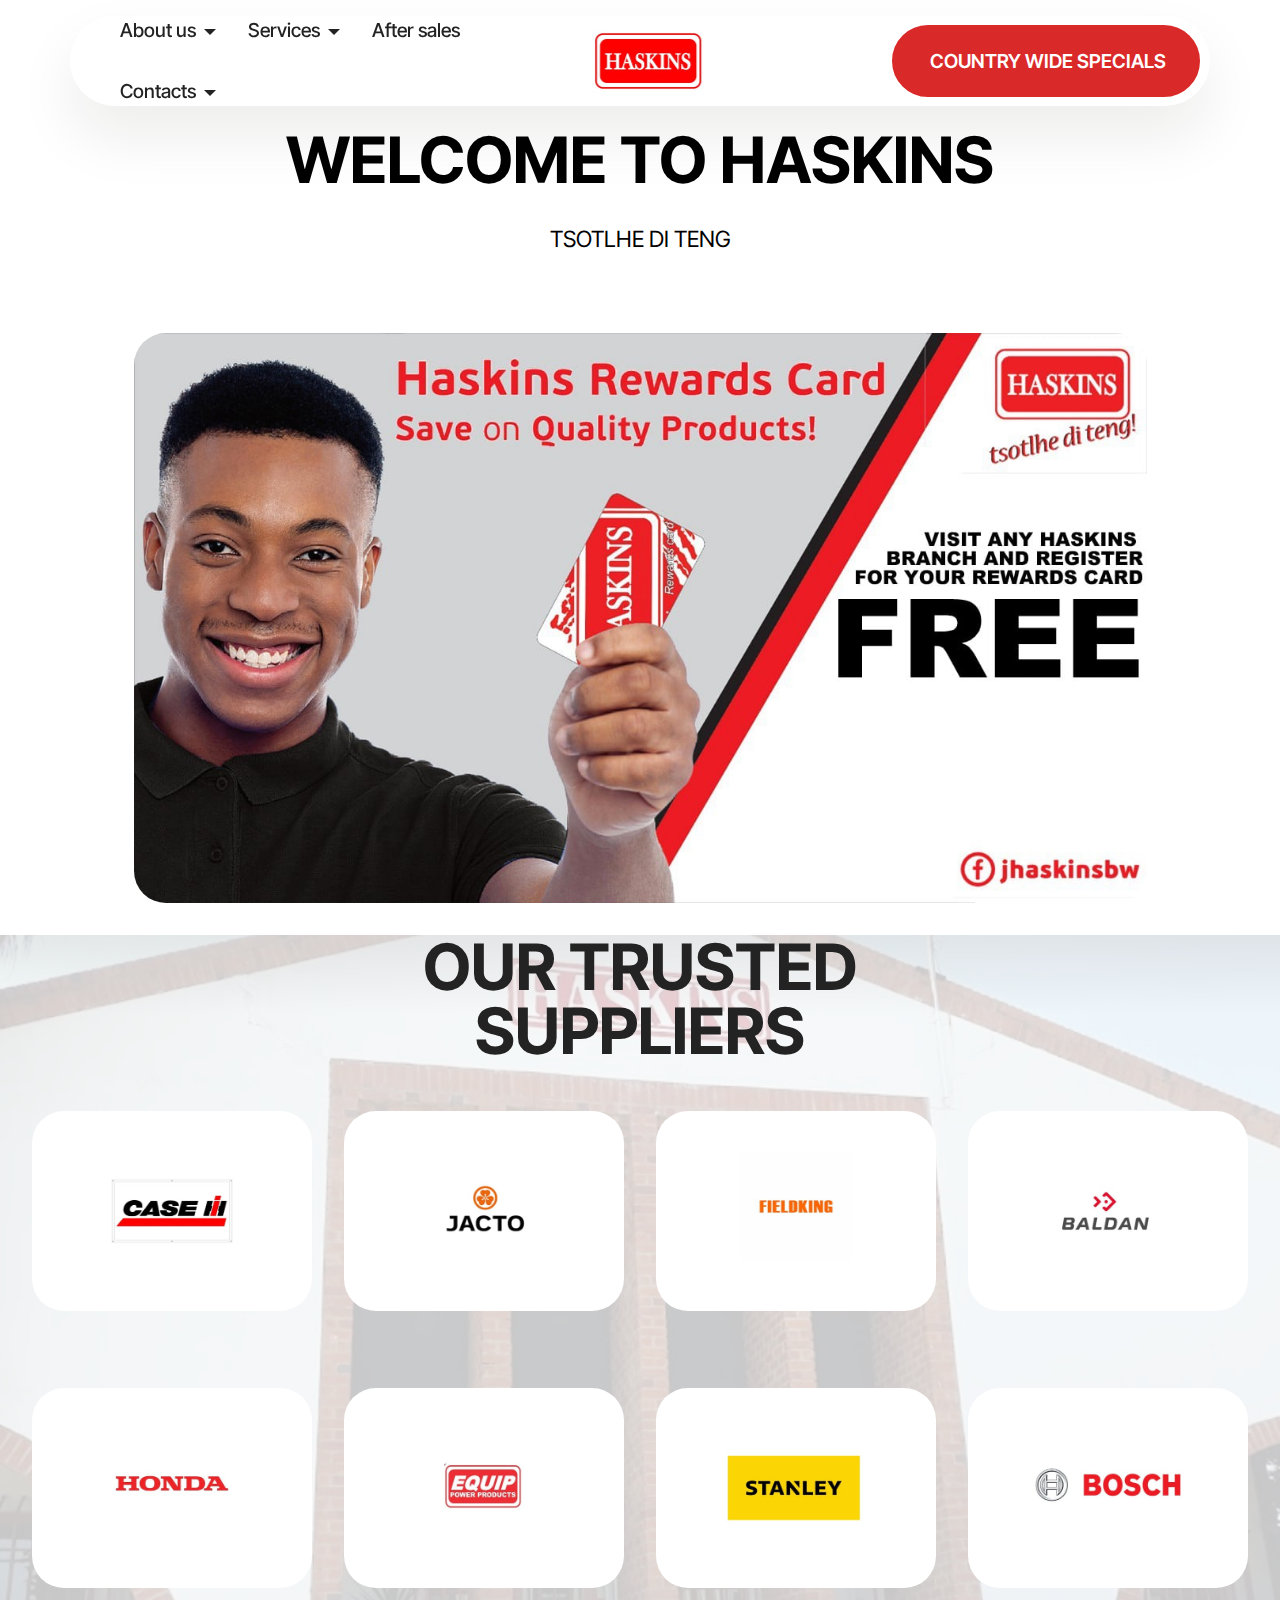
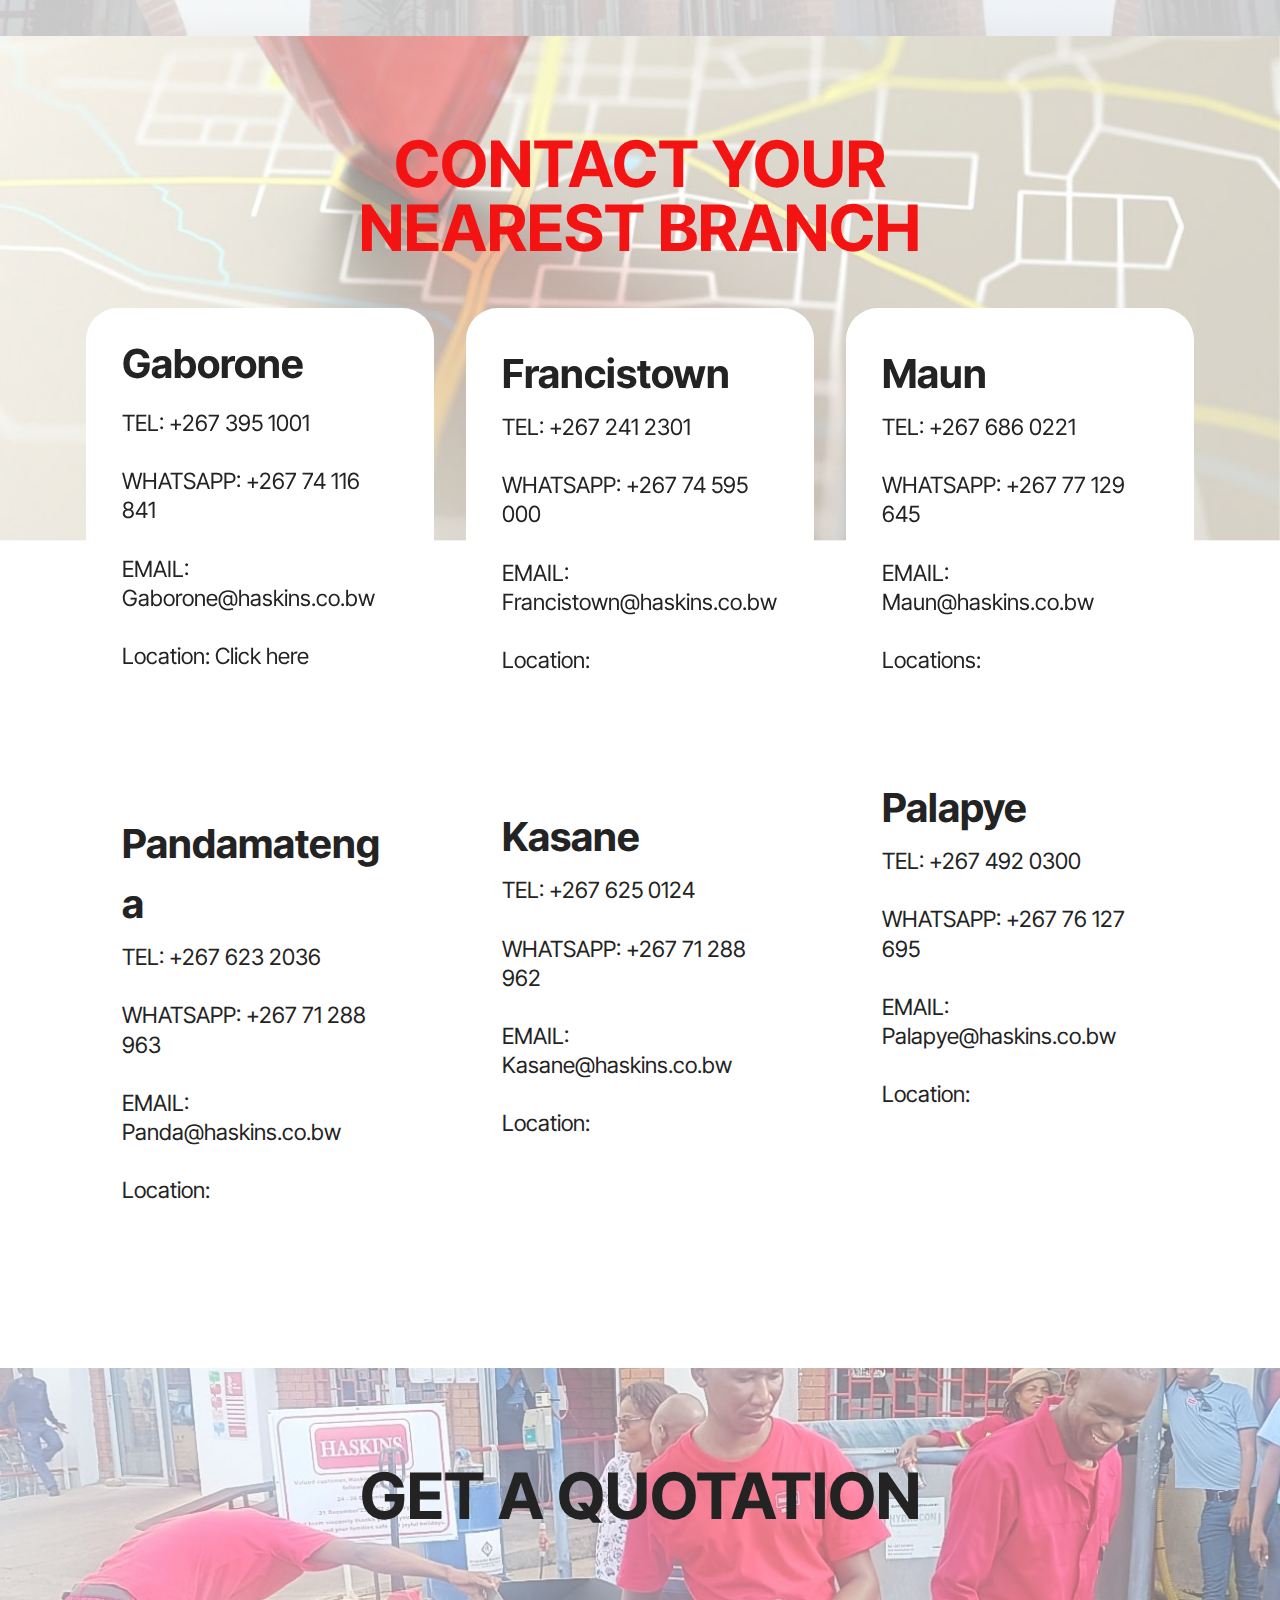
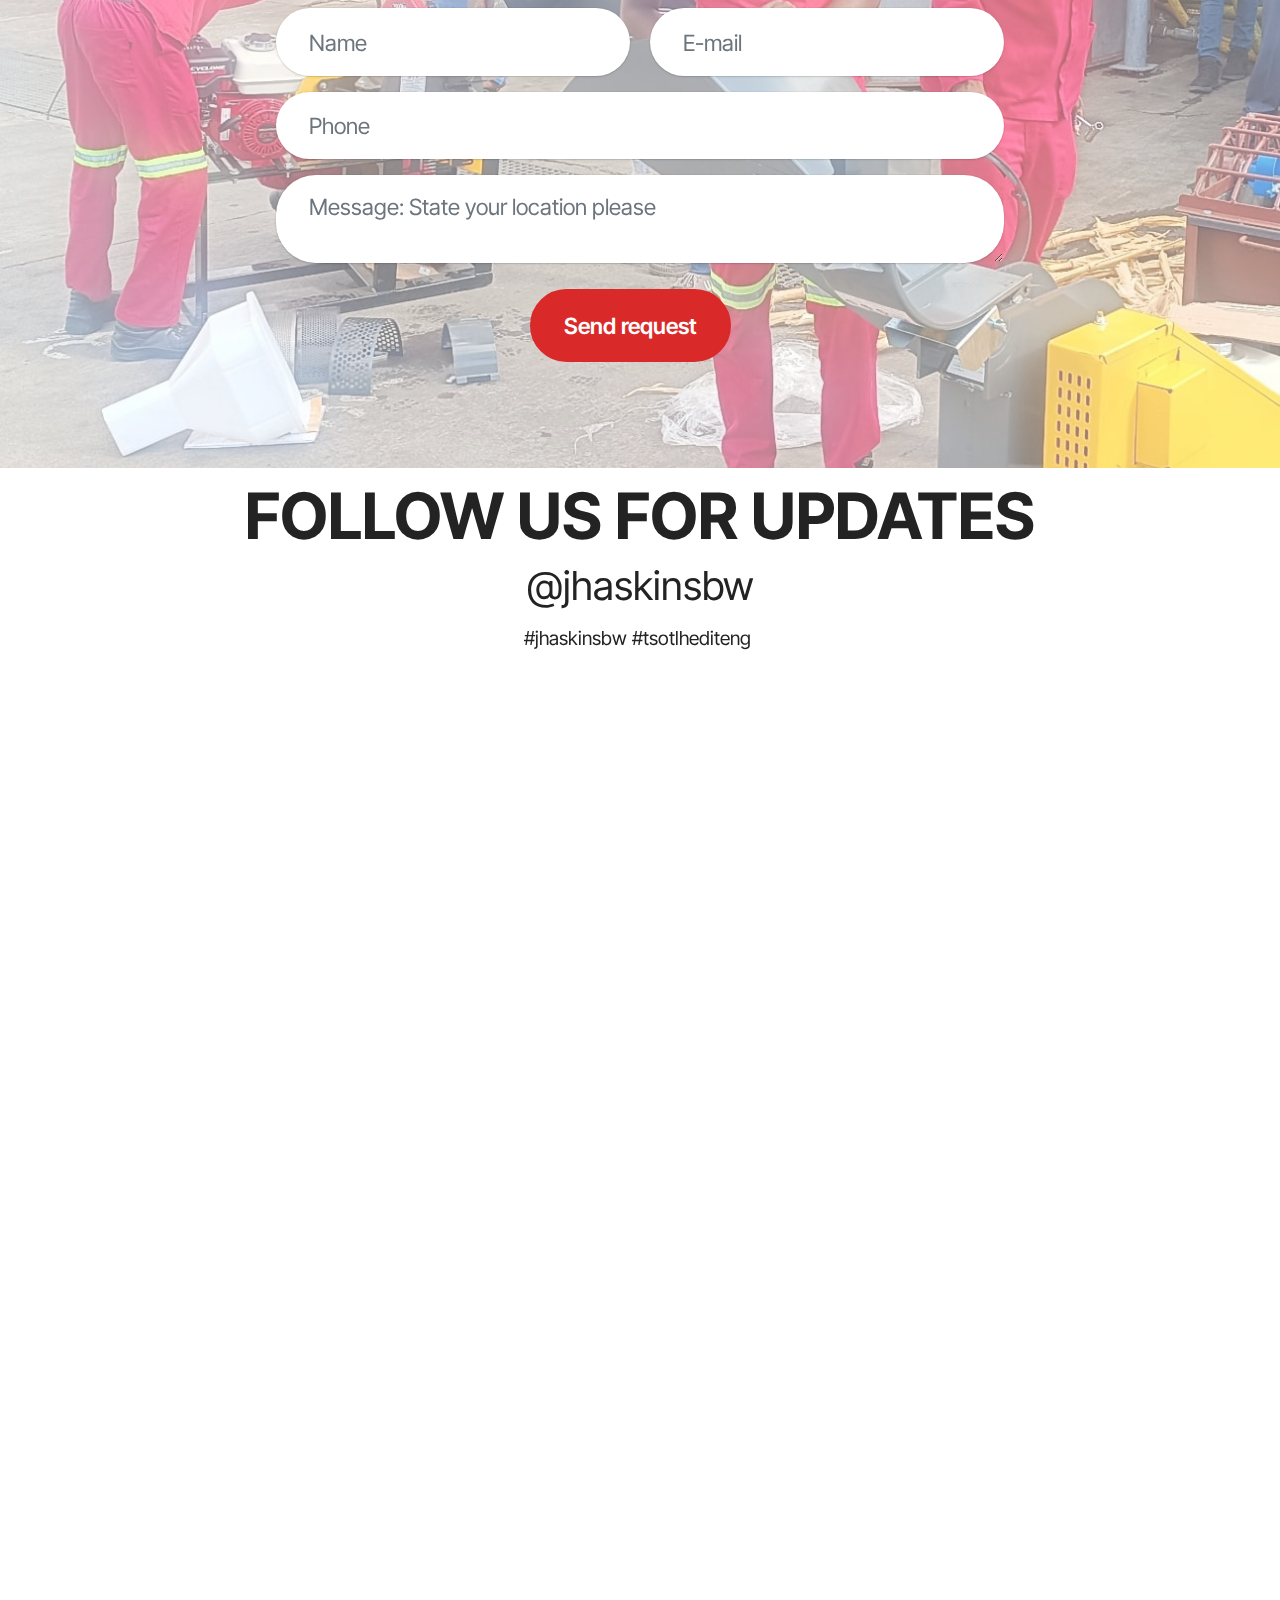
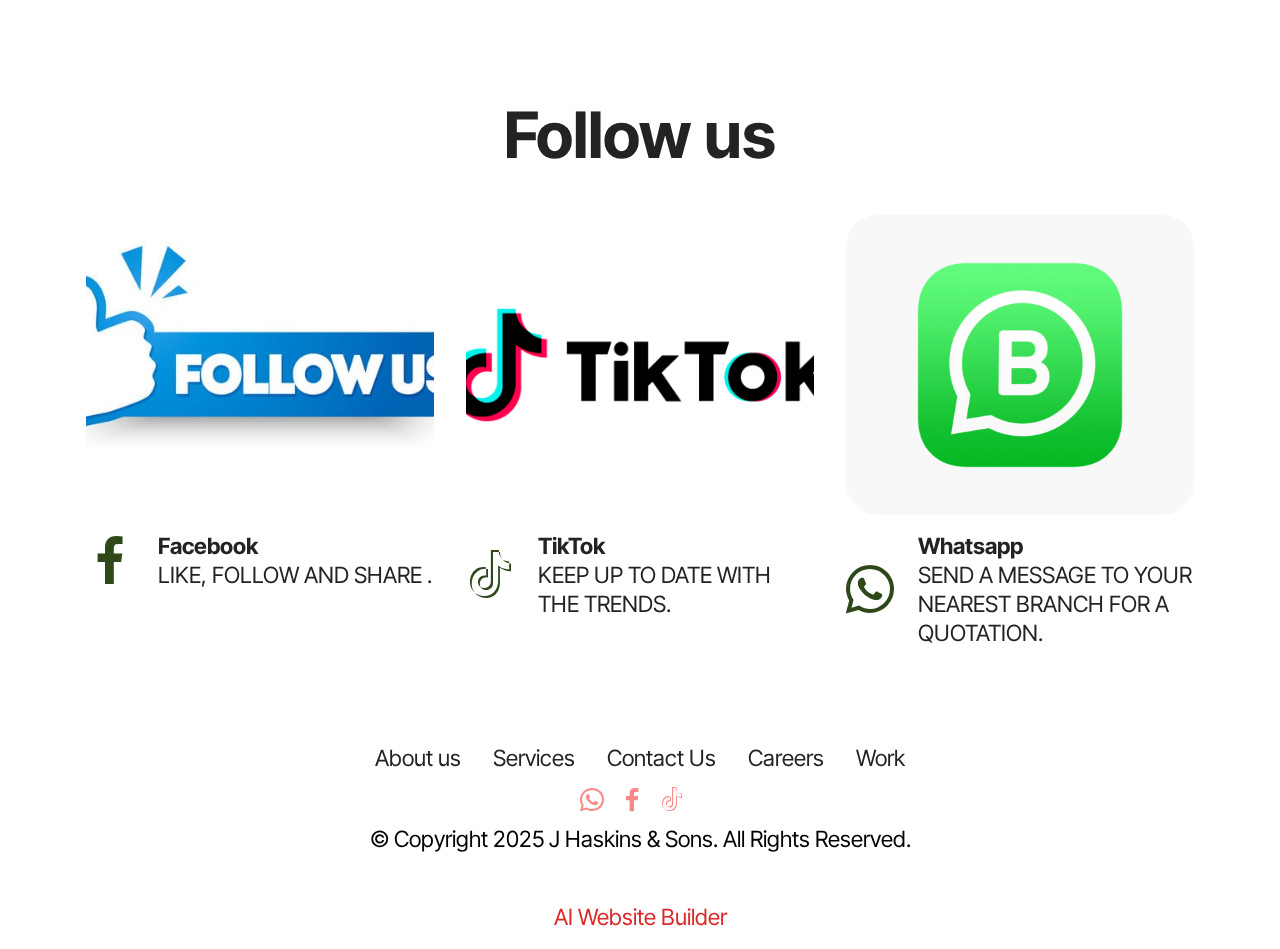
<file: index.html>
<!DOCTYPE html>
<html  >
<head>
  <!-- Site made with Mobirise Website Builder v5.9.6, https://mobirise.com -->
  <meta charset="UTF-8">
  <meta http-equiv="X-UA-Compatible" content="IE=edge">
  <meta name="generator" content="Mobirise v5.9.6, mobirise.com">
  <meta name="viewport" content="width=device-width, initial-scale=1, minimum-scale=1">
  <link rel="shortcut icon" href="assets/images/0001-1-227x160.jpg" type="image/x-icon">
  <meta name="description" content="">
  
  
  <title>Home</title>
  <link rel="stylesheet" href="assets/web/assets/mobirise-icons2/mobirise2.css">
  <link rel="stylesheet" href="assets/bootstrap/css/bootstrap.min.css">
  <link rel="stylesheet" href="assets/bootstrap/css/bootstrap-grid.min.css">
  <link rel="stylesheet" href="assets/bootstrap/css/bootstrap-reboot.min.css">
  <link rel="stylesheet" href="assets/parallax/jarallax.css">
  <link rel="stylesheet" href="assets/dropdown/css/style.css">
  <link rel="stylesheet" href="assets/socicon/css/styles.css">
  <link rel="stylesheet" href="assets/theme/css/style.css">
  <link rel="preload" href="https://fonts.googleapis.com/css?family=Inter+Tight:100,200,300,400,500,600,700,800,900,100i,200i,300i,400i,500i,600i,700i,800i,900i&display=swap" as="style" onload="this.onload=null;this.rel='stylesheet'">
  <noscript><link rel="stylesheet" href="https://fonts.googleapis.com/css?family=Inter+Tight:100,200,300,400,500,600,700,800,900,100i,200i,300i,400i,500i,600i,700i,800i,900i&display=swap"></noscript>
  <link rel="preload" as="style" href="assets/mobirise/css/mbr-additional.css"><link rel="stylesheet" href="assets/mobirise/css/mbr-additional.css" type="text/css">

  
  
  
</head>
<body>
  
  <section data-bs-version="5.1" class="menu menu4 cid-tYOER2eWDV" once="menu" id="menu04-0">
	

	<nav class="navbar navbar-dropdown navbar-fixed-top navbar-expand-lg">
		<div class="container">
			<div class="navbar-brand">
				<span class="navbar-logo">
					<a href="https://mobiri.se">
						<img src="assets/images/0001-1-227x160.jpg" alt="Mobirise Website Builder" style="height: 5rem;">
					</a>
				</span>
				
			</div>
			<button class="navbar-toggler" type="button" data-toggle="collapse" data-bs-toggle="collapse" data-target="#navbarSupportedContent" data-bs-target="#navbarSupportedContent" aria-controls="navbarNavAltMarkup" aria-expanded="false" aria-label="Toggle navigation">
				<div class="hamburger">
					<span></span>
					<span></span>
					<span></span>
					<span></span>
				</div>
			</button>
			<div class="collapse navbar-collapse" id="navbarSupportedContent">
				<ul class="navbar-nav nav-dropdown" data-app-modern-menu="true"><li class="nav-item dropdown">
						<a class="nav-link link text-black dropdown-toggle display-4" href="https://mobiri.se" data-toggle="dropdown-submenu" data-bs-toggle="dropdown" data-bs-auto-close="outside" aria-expanded="false">About us</a><div class="dropdown-menu" aria-labelledby="dropdown-406"><a class="text-black dropdown-item text-primary display-4" href="page1.html">Our story</a><a class="text-black show dropdown-item display-4" href="https://mobiri.se">Legacy and Values</a></div>
					</li>
					<li class="nav-item dropdown">
						<a class="nav-link link text-black dropdown-toggle show display-4" href="https://mobiri.se" aria-expanded="false" data-toggle="dropdown-submenu" data-bs-toggle="dropdown" data-bs-auto-close="outside">Services</a><div class="dropdown-menu show" aria-labelledby="dropdown-738" data-bs-popper="none"><a class="text-black show dropdown-item display-4" href="https://mobiri.se">SPECIAL ORDERS</a><a class="text-black show dropdown-item display-4" href="https://mobiri.se">QUOTES</a><a class="text-black show dropdown-item display-4" href="https://mobiri.se">PROPERTY</a></div>
					</li><li class="nav-item"><a class="nav-link link text-black show display-4" href="https://mobiri.se">After sales</a></li>
					<li class="nav-item dropdown">
						<a class="nav-link link text-black dropdown-toggle display-4" href="https://mobiri.se" data-toggle="dropdown-submenu" data-bs-toggle="dropdown" data-bs-auto-close="outside" aria-expanded="false">Contacts</a><div class="dropdown-menu" aria-labelledby="dropdown-346"><a class="text-black dropdown-item text-primary display-4" href="page2.html" target="_blank">GABORONE</a><a class="text-black show dropdown-item display-4" href="https://mobiri.se">FRANCISTOWN</a><a class="text-black dropdown-item show display-4" href="https://mobiri.se" aria-expanded="false">MAUN</a><a class="text-black show dropdown-item display-4" href="https://mobiri.se">PALAPYE</a><a class="text-black show dropdown-item display-4" href="https://mobiri.se">KASANE</a><a class="text-black show dropdown-item display-4" href="https://mobiri.se">PANDAMATENGA</a></div>
					</li></ul>
				
				<div class="navbar-buttons mbr-section-btn"><a class="btn btn-primary display-4" href="page2.html" target="_blank">&nbsp;COUNTRY WIDE SPECIALS</a></div>
			</div>
		</div>
	</nav>
</section>

<section data-bs-version="5.1" class="header5 cid-tYOFzLP1Da" data-bg-video="https://vimeo.com/965603121" id="header05-1">
	

	<div class="mbr-fallback-image disabled"></div>
	<div class="mbr-overlay" style="opacity: 0.6; background-color: rgb(255, 255, 255);"></div>
	
	<div class="align-center container">
		<div class="row justify-content-center">
			<div class="col-md-12 content-head">
				<h1 class="mbr-section-title mbr-fonts-style mb-4 display-2"><strong>WELCOME TO HASKINS</strong></h1>
				<p class="mbr-text mbr-fonts-style mb-4 display-7">
					TSOTLHE DI TENG</p>
				
			</div>
		</div>
		<div class="row mt-5 justify-content-center">
			<div class="col-12 col-lg-11">
				<img src="assets/images/cover-ssss-7-1280x720.jpg" alt="Mobirise Website Builder" title="">
			</div>
		</div>
	</div>
</section>

<section data-bs-version="5.1" class="gallery1 mbr-gallery cid-ue5G5zrWFU" id="gallery01-j">
    

    
    <div class="mbr-overlay" style="opacity: 0.8; background-color: rgb(250, 250, 250);">
    </div>

    <div class="container-fluid">
        <div class="row justify-content-center">
            <div class="col-12 content-head">
                <div class="mb-5">
                    <h3 class="mbr-section-title mbr-fonts-style align-center m-0 display-2"><strong>OUR TRUSTED SUPPLIERS</strong></h3>
                    
                </div>
            </div>
        </div>
        
        <div class="row mbr-gallery">
            <div class="col-12 col-md-6 col-lg-3 item gallery-image">
                <div class="item-wrapper mb-3" data-toggle="modal" data-bs-toggle="modal" data-target="#ugtGf6QIlJ-modal" data-bs-target="#ugtGf6QIlJ-modal">
                    <img class="w-100" src="assets/images/slide2-838x471.jpg" alt="Mobirise Website Builder" data-slide-to="0" data-bs-slide-to="0" data-target="#lb-ugtGf6QIlJ" data-bs-target="#lb-ugtGf6QIlJ">
                    <div class="icon-wrapper">
                        <span class="mobi-mbri mobi-mbri-search mbr-iconfont mbr-iconfont-btn"></span>
                    </div>
                </div>
                <h6 class="mbr-item-subtitle mbr-fonts-style align-center mb-0 mt-3 display-7"></h6>
            </div>
            <div class="col-12 col-md-6 col-lg-3 item gallery-image">
                <div class="item-wrapper mb-3" data-toggle="modal" data-bs-toggle="modal" data-target="#ugtGf6QIlJ-modal" data-bs-target="#ugtGf6QIlJ-modal">
                    <img class="w-100" src="assets/images/slide3-838x471.jpg" alt="Mobirise Website Builder" data-slide-to="1" data-bs-slide-to="1" data-target="#lb-ugtGf6QIlJ" data-bs-target="#lb-ugtGf6QIlJ">
                    <div class="icon-wrapper">
                        <span class="mobi-mbri mobi-mbri-search mbr-iconfont mbr-iconfont-btn"></span>
                    </div>
                </div>
                <h6 class="mbr-item-subtitle mbr-fonts-style align-center mb-0 mt-3 display-7"></h6>
            </div>
            <div class="col-12 col-md-6 col-lg-3 item gallery-image">
                <div class="item-wrapper mb-3" data-toggle="modal" data-bs-toggle="modal" data-target="#ugtGf6QIlJ-modal" data-bs-target="#ugtGf6QIlJ-modal">
                    <img class="w-100" src="assets/images/slide4-838x471.jpg" alt="Mobirise Website Builder" data-slide-to="2" data-bs-slide-to="2" data-target="#lb-ugtGf6QIlJ" data-bs-target="#lb-ugtGf6QIlJ">
                    <div class="icon-wrapper">
                        <span class="mobi-mbri mobi-mbri-search mbr-iconfont mbr-iconfont-btn"></span>
                    </div>
                </div>
                <h6 class="mbr-item-subtitle mbr-fonts-style align-center mb-0 mt-3 display-7"></h6>
            </div>
            <div class="col-12 col-md-6 col-lg-3 item gallery-image">
                <div class="item-wrapper mb-3" data-toggle="modal" data-bs-toggle="modal" data-target="#ugtGf6QIlJ-modal" data-bs-target="#ugtGf6QIlJ-modal">
                    <img class="w-100" src="assets/images/slide5-838x471.jpg" alt="Mobirise Website Builder" data-slide-to="3" data-bs-slide-to="3" data-target="#lb-ugtGf6QIlJ" data-bs-target="#lb-ugtGf6QIlJ">
                    <div class="icon-wrapper">
                        <span class="mobi-mbri mobi-mbri-search mbr-iconfont mbr-iconfont-btn"></span>
                    </div>
                </div>
                <h6 class="mbr-item-subtitle mbr-fonts-style align-center mb-0 mt-3 display-7">&nbsp;</h6>
            </div>
            <div class="col-12 col-md-6 col-lg-3 item gallery-image">
                <div class="item-wrapper mb-3" data-toggle="modal" data-bs-toggle="modal" data-target="#ugtGf6QIlJ-modal" data-bs-target="#ugtGf6QIlJ-modal">
                    <img class="w-100" src="assets/images/slide7-838x471.jpg" alt="Mobirise Website Builder" data-slide-to="4" data-bs-slide-to="4" data-target="#lb-ugtGf6QIlJ" data-bs-target="#lb-ugtGf6QIlJ">
                    <div class="icon-wrapper">
                        <span class="mobi-mbri mobi-mbri-search mbr-iconfont mbr-iconfont-btn"></span>
                    </div>
                </div>
                <h6 class="mbr-item-subtitle mbr-fonts-style align-center mb-0 mt-3 display-7"></h6>
            </div>
            <div class="col-12 col-md-6 col-lg-3 item gallery-image">
                <div class="item-wrapper mb-3" data-toggle="modal" data-bs-toggle="modal" data-target="#ugtGf6QIlJ-modal" data-bs-target="#ugtGf6QIlJ-modal">
                    <img class="w-100" src="assets/images/slide1-838x471.jpg" alt="Mobirise Website Builder" data-slide-to="5" data-bs-slide-to="5" data-target="#lb-ugtGf6QIlJ" data-bs-target="#lb-ugtGf6QIlJ">
                    <div class="icon-wrapper">
                        <span class="mobi-mbri mobi-mbri-search mbr-iconfont mbr-iconfont-btn"></span>
                    </div>
                </div>
                <h6 class="mbr-item-subtitle mbr-fonts-style align-center mb-0 mt-3 display-7"></h6>
            </div>
            <div class="col-12 col-md-6 col-lg-3 item gallery-image">
                <div class="item-wrapper mb-3" data-toggle="modal" data-bs-toggle="modal" data-target="#ugtGf6QIlJ-modal" data-bs-target="#ugtGf6QIlJ-modal">
                    <img class="w-100" src="assets/images/slide6-838x471.jpg" alt="Mobirise Website Builder" data-slide-to="6" data-bs-slide-to="6" data-target="#lb-ugtGf6QIlJ" data-bs-target="#lb-ugtGf6QIlJ">
                    <div class="icon-wrapper">
                        <span class="mobi-mbri mobi-mbri-search mbr-iconfont mbr-iconfont-btn"></span>
                    </div>
                </div>
                <h6 class="mbr-item-subtitle mbr-fonts-style align-center mb-0 mt-3 display-7"></h6>
            </div>
            <div class="col-12 col-md-6 col-lg-3 item gallery-image">
                <div class="item-wrapper mb-3" data-toggle="modal" data-bs-toggle="modal" data-target="#ugtGf6QIlJ-modal" data-bs-target="#ugtGf6QIlJ-modal">
                    <img class="w-100" src="assets/images/slide8-838x471.jpg" alt="Mobirise Website Builder" data-slide-to="7" data-bs-slide-to="7" data-target="#lb-ugtGf6QIlJ" data-bs-target="#lb-ugtGf6QIlJ">
                    <div class="icon-wrapper">
                        <span class="mobi-mbri mobi-mbri-search mbr-iconfont mbr-iconfont-btn"></span>
                    </div>
                </div>
                <h6 class="mbr-item-subtitle mbr-fonts-style align-center mb-0 mt-3 display-7"></h6>
            </div>
        </div>

        <div class="modal mbr-slider" tabindex="-1" role="dialog" aria-hidden="true" id="ugtGf6QIlJ-modal">
            <div class="modal-dialog" role="document">
                <div class="modal-content">
                    <div class="modal-body">
                        <div class="carousel slide carousel-fade" data-pause="false" data-bs-pause="false" id="lb-ugtGf6QIlJ" data-ride="carousel" data-bs-ride="carousel" data-interval="5000" data-bs-interval="5000">
                            <div class="carousel-inner">
                                <div class="carousel-item active">
                                    <img class="d-block w-100" src="assets/images/slide2-838x471.jpg" alt="Mobirise Website Builder">
                                </div>
                                <div class="carousel-item">
                                    <img class="d-block w-100" src="assets/images/slide3-838x471.jpg" alt="Mobirise Website Builder">
                                </div>
                                <div class="carousel-item">
                                    <img class="d-block w-100" src="assets/images/slide4-838x471.jpg" alt="Mobirise Website Builder">
                                </div>
                                <div class="carousel-item">
                                    <img class="d-block w-100" src="assets/images/slide5-838x471.jpg" alt="Mobirise Website Builder">
                                </div>
                                <div class="carousel-item">
                                    <img class="d-block w-100" src="assets/images/slide7-838x471.jpg" alt="Mobirise Website Builder">
                                </div>
                                <div class="carousel-item">
                                    <img class="d-block w-100" src="assets/images/slide1-838x471.jpg" alt="Mobirise Website Builder">
                                </div>
                                <div class="carousel-item">
                                    <img class="d-block w-100" src="assets/images/slide6-838x471.jpg" alt="Mobirise Website Builder">
                                </div>
                                <div class="carousel-item">
                                    <img class="d-block w-100" src="assets/images/slide8-838x471.jpg" alt="Mobirise Website Builder">
                                </div>
                            </div>
                            <ol class="carousel-indicators">
                                <li data-slide-to="0" data-bs-slide-to="0" class="active" data-target="#lb-ugtGf6QIlJ" data-bs-target="#lb-ugtGf6QIlJ"></li>
                                <li data-slide-to="1" data-bs-slide-to="1" data-target="#lb-ugtGf6QIlJ" data-bs-target="#lb-ugtGf6QIlJ"></li>
                                <li data-slide-to="2" data-bs-slide-to="2" data-target="#lb-ugtGf6QIlJ" data-bs-target="#lb-ugtGf6QIlJ"></li>
                                <li data-slide-to="3" data-bs-slide-to="3" data-target="#lb-ugtGf6QIlJ" data-bs-target="#lb-ugtGf6QIlJ"></li>
                                <li data-slide-to="4" data-bs-slide-to="4" data-target="#lb-ugtGf6QIlJ" data-bs-target="#lb-ugtGf6QIlJ"></li>
                                <li data-slide-to="5" data-bs-slide-to="5" data-target="#lb-ugtGf6QIlJ" data-bs-target="#lb-ugtGf6QIlJ"></li>
                                <li data-slide-to="6" data-bs-slide-to="6" data-target="#lb-ugtGf6QIlJ" data-bs-target="#lb-ugtGf6QIlJ"></li>
                                <li data-slide-to="7" data-bs-slide-to="7" data-target="#lb-ugtGf6QIlJ" data-bs-target="#lb-ugtGf6QIlJ"></li>
                            </ol>
                            <a role="button" href="" class="close" data-dismiss="modal" data-bs-dismiss="modal" aria-label="Close">
                            </a>
                            <a class="carousel-control-prev carousel-control" role="button" data-slide="prev" data-bs-slide="prev" href="#lb-ugtGf6QIlJ">
                                <span class="mobi-mbri mobi-mbri-arrow-prev" aria-hidden="true"></span>
                                <span class="sr-only visually-hidden">Previous</span>
                            </a>
                            <a class="carousel-control-next carousel-control" role="button" data-slide="next" data-bs-slide="next" href="#lb-ugtGf6QIlJ">
                                <span class="mobi-mbri mobi-mbri-arrow-next" aria-hidden="true"></span>
                                <span class="sr-only visually-hidden">Next</span>
                            </a>
                        </div>
                    </div>
                </div>
            </div>
        </div>
    </div>
</section>

<section data-bs-version="5.1" class="features22 cid-ueLaG6tgRn mbr-parallax-background" id="features022-l">
  

  
  <div class="mbr-overlay" style="opacity: 0.5; background-color: rgb(255, 255, 255);"></div>
  <div class="container">
    <div class="row mb-5 justify-content-center">
      <div class="col-12 content-head">
        <h3 class="mbr-section-title mbr-fonts-style align-center mb-0 display-2">
          <strong>CONTACT YOUR NEAREST BRANCH</strong></h3>
        
      </div>
    </div>
    <div class="row mbr-masonry" data-masonry="{&quot;percentPosition&quot;: true }">
      <div class="item features-without-image col-12 col-md-6 col-lg-4 item-mb">
        <div class="item-wrapper">
          <div class="card-box align-left">
            
            <h5 class="card-title mbr-fonts-style display-5"><p>
              <strong>Gaborone</strong>&nbsp; &nbsp; &nbsp; &nbsp;&nbsp;</p></h5>
            <p class="card-text mbr-fonts-style display-7">TEL: +267 395 1001
<br>
<br>WHATSAPP: +267 74 116 841
<br>
<br>EMAIL:
<br>Gaborone@haskins.co.bw<br><br>Location: Click here</p>

            
          </div>
        </div>
      </div>
      <div class="item features-without-image col-12 col-md-6 col-lg-4 item-mb">
        <div class="item-wrapper">
          <div class="card-box align-left">
            
            <h5 class="card-title mbr-fonts-style display-5">
              <strong>Francistown</strong></h5>
            <p class="card-text mbr-fonts-style display-7">TEL: +267 241 2301
<br>
<br>WHATSAPP: +267 74 595 000
<br>
<br>EMAIL:
<br>Francistown@haskins.co.bw<br><br>Location:&nbsp;</p>

            
          </div>
        </div>
      </div>
      <div class="item features-without-image col-12 col-md-6 col-lg-4 item-mb">
        <div class="item-wrapper">
          <div class="card-box align-left">
            
            <h5 class="card-title mbr-fonts-style display-5">
              <strong>Maun</strong></h5>
            <p class="card-text mbr-fonts-style display-7">TEL: +267 686 0221
<br>
<br>WHATSAPP: +267 77 129 645
<br>
<br>EMAIL:
<br>Maun@haskins.co.bw<br><br>Locations:&nbsp;</p>

            
          </div>
        </div>
      </div>
      <div class="item features-without-image col-12 col-md-6 col-lg-4 item-mb">
        <div class="item-wrapper">
          <div class="card-box align-left">
            
            <h5 class="card-title mbr-fonts-style display-5"><strong>Palapye</strong></h5>
            <p class="card-text mbr-fonts-style display-7">TEL: +267 492 0300
<br>
<br>WHATSAPP: +267 76 127 695
<br>
<br>EMAIL:
<br>Palapye@haskins.co.bw<br><br>Location:&nbsp;</p>

            
          </div>
        </div>
      </div>
      <div class="item features-without-image col-12 col-md-6 col-lg-4 item-mb">
        <div class="item-wrapper">
          <div class="card-box align-left">
            
            <h5 class="card-title mbr-fonts-style display-5"><strong>Kasane</strong></h5>
            <p class="card-text mbr-fonts-style display-7">TEL: +267 625 0124
<br>
<br>WHATSAPP: +267 71 288 962
<br>
<br>EMAIL:
<br>Kasane@haskins.co.bw<br><br>Location:</p>

            
          </div>
        </div>
      </div>
      <div class="item features-without-image col-12 col-md-6 col-lg-4 item-mb">
        <div class="item-wrapper">
          <div class="card-box align-left">
            
            <h5 class="card-title mbr-fonts-style display-5"><strong>Pandamatenga</strong></h5>
            <p class="card-text mbr-fonts-style display-7">TEL: +267 623 2036
<br>
<br>WHATSAPP: +267 71 288 963
<br>
<br>EMAIL:
<br>Panda@haskins.co.bw<br><br>Location:</p>

            
          </div>
        </div>
      </div>
    </div>
  </div>
</section>

<section data-bs-version="5.1" class="form5 cid-u0e2b8hC2k" id="form02-b">
    
    <div class="mbr-overlay"></div>
    <div class="container">
        <div class="row justify-content-center">
            <div class="col-12 content-head">
                <div class="mbr-section-head mb-5">
                    <h3 class="mbr-section-title mbr-fonts-style align-center mb-0 display-2"><strong>GET A QUOTATION</strong></h3>
                    
                </div>
            </div>
        </div>
        <div class="row justify-content-center mt-4">
            <div class="col-lg-8 mx-auto mbr-form" data-form-type="formoid">
                <form action="https://mobirise.eu/" method="POST" class="mbr-form form-with-styler" data-form-title="Form Name"><input type="hidden" name="email" data-form-email="true" value="u9A7jWbqWe+PgLHZRh3bPB3P8XovVYXzEAP3YNd4xKgo3xH96xCyqXXM9kfGuqZxeGIK0pLCEYKU+vG3lTjUAMP1SyOzb4ymb3b18gsGOiRqIsA8KMT338GW9zwShmy2">
                    <div class="row">
                        <div hidden="hidden" data-form-alert="" class="alert alert-success col-12">Thank you for your request. We will contact you shortly</div>
                        <div hidden="hidden" data-form-alert-danger="" class="alert alert-danger col-12">
                            Oops...! some problem!
                        </div>
                    </div>
                    <div class="dragArea row">
                        <div class="col-md col-sm-12 form-group mb-3" data-for="name">
                            <input type="text" name="name" placeholder="Name" data-form-field="name" class="form-control" value="" id="name-form02-b">
                        </div>
                        <div class="col-md col-sm-12 form-group mb-3" data-for="email">
                            <input type="email" name="email" placeholder="E-mail" data-form-field="email" class="form-control" value="" id="email-form02-b">
                        </div>
                        <div class="col-12 form-group mb-3" data-for="phone">
                            <input type="tel" name="phone" placeholder="Phone" data-form-field="phone" class="form-control" value="" id="phone-form02-b">
                        </div>
                        <div class="col-12 form-group mb-3" data-for="textarea">
                            <textarea name="textarea" placeholder="Message: State your location please" data-form-field="textarea" class="form-control" id="textarea-form02-b"></textarea>
                        </div>
                        <div class="col-lg-12 col-md-12 col-sm-12 align-center mbr-section-btn"><button type="submit" class="btn btn-primary display-7">Send request</button></div>
                    </div>
                </form>
            </div>
        </div>
    </div>
</section>

<section class="facebook-page cid-ugsvZTbzC3" id="facebook-page-r">
    
    <div class="container">
        <div class="mbr-section-head">
            <h4 class="mbr-section-title mbr-fonts-style align-center mb-0 display-2"><strong>FOLLOW US FOR UPDATES</strong></h4>
            <h5 class="mbr-section-subtitle mbr-fonts-style align-center mb-0 mt-2 display-5">@jhaskinsbw</h5>
            <p class="mbr-text mbr-fonts-style align-center mb-0 mt-2 display-4">#jhaskinsbw #tsotlhediteng&nbsp;</p>
        </div>
        <div class="row justify-content-center mt-4">
            <iframe width="340" height="500" style="border:none;overflow:hidden" scrolling="no" frameborder="0" allowtransparency="true" allow="encrypted-media" src="https://www.facebook.com/plugins/page.php?href=https://web.facebook.com/jhaskinsbw&amp;tabs=timeline,events,messages&amp;width=500&amp;height=970&amp;small_header=true&amp;adapt_container_width=true&amp;hide_cover=false&amp;hide_cta=true&amp;appId=2773163886047820"></iframe>
        </div>
    </div>
</section>

<section data-bs-version="5.1" class="social01 cid-u0e49Ue7ji" id="social01-d">
	

	
	
	<div class="container">
		<div class="row justify-content-center">
			<div class="col-12 content-head">
				<div class="mb-5">
					<h5 class="mbr-section-title mbr-fonts-style align-center mb-0 display-2">
						<strong>Follow us</strong>
					</h5>
					
				</div>
			</div>
		</div>
		<div class="row">
			<div class="item features-without-image col-12 col-md-6 col-lg-4">
				<div class="item-img mb-3">
					<a href="https://web.facebook.com/jhaskinsbw" target="_blank"><img src="assets/images/360-f-324494866-9hneddsfqdc0scdq2khryxbx7adej3yi-660x360.jpg" alt="Mobirise Website Builder"></a>
				</div>
				<div class="item-wrapper">
					<span class="mbr-iconfont m-auto socicon-facebook socicon"></span>
					<div class="card-box">
						<h4 class="card-title mbr-fonts-style mb-0 display-7"><strong>Facebook</strong></h4>
						<h5 class="card-text mbr-fonts-style display-7">
							LIKE, FOLLOW AND SHARE .
						</h5>
					</div>
				</div>
			</div>
			<div class="item features-without-image col-12 col-md-6 col-lg-4">
				<div class="item-img mb-3">
					<a href="https://www.tiktok.com/@haskinsbw" target="_blank"><img src="assets/images/4d33bcda-d968-4e2e-95d8-48dffdef6f67-cover-1076x646.png" alt="Mobirise Website Builder"></a>
				</div>
				<div class="item-wrapper">
					<span class="mbr-iconfont m-auto socicon-tiktok socicon"></span>
					<div class="card-box">
						<h4 class="card-title mbr-fonts-style mb-0 display-7">
							<strong>TikTok</strong>
						</h4>
						<h5 class="card-text mbr-fonts-style display-7">KEEP UP TO DATE WITH THE TRENDS.
						</h5>
					</div>
				</div>
			</div><div class="item features-without-image col-12 col-md-6 col-lg-4">
				<div class="item-img mb-3">
					<a href="https://wa.me/26774116841"><img src="assets/images/1200x630wa-816x428.png" alt="Mobirise Website Builder" data-slide-to="2" data-bs-slide-to="3"></a>
				</div>
				<div class="item-wrapper">
					<span class="mbr-iconfont m-auto socicon-whatsapp socicon"></span>
					<div class="card-box">
						<h4 class="card-title mbr-fonts-style mb-0 display-7"><strong>Whatsapp</strong></h4>
						<h5 class="card-text mbr-fonts-style display-7">SEND A MESSAGE TO YOUR NEAREST BRANCH FOR A QUOTATION.
						</h5>
					</div>
				</div>
			</div>
		</div>
	</div>
</section>

<section data-bs-version="5.1" class="footer3 cid-u0e4dpstBZ" once="footers" id="footer3-e">

    

    

    <div class="container">
        <div class="media-container-row align-center mbr-white">
            <div class="row row-links">
                <ul class="foot-menu">
                    
                    
                    
                    
                    
                <li class="foot-menu-item mbr-fonts-style display-7">
                        <a class="text-black" href="#" target="_blank">About us</a>
                    </li><li class="foot-menu-item mbr-fonts-style display-7">
                        <a class="text-black" href="#" target="_blank">Services</a>
                    </li><li class="foot-menu-item mbr-fonts-style display-7">
                        <a class="text-black" href="#" target="_blank">Contact Us</a>
                    </li><li class="foot-menu-item mbr-fonts-style display-7">
                        <a class="text-black" href="#" target="_blank">Careers</a>
                    </li><li class="foot-menu-item mbr-fonts-style display-7">
                        <a class="text-black" href="#" target="_blank">Work</a>
                    </li></ul>
            </div>
            <div class="row social-row">
                <div class="social-list align-right pb-2">
                    
                    
                    
                    
                    
                    
                <div class="soc-item">
                        <a href="https://twitter.com/mobirise" target="_blank">
                            <span class="mbr-iconfont mbr-iconfont-social socicon-whatsapp socicon" style="color: rgb(244, 19, 19); fill: rgb(244, 19, 19);"></span>
                        </a>
                    </div><div class="soc-item">
                        <a href="https://www.facebook.com/pages/Mobirise/1616226671953247" target="_blank">
                            <span class="mbr-iconfont mbr-iconfont-social socicon-facebook socicon" style="color: rgb(244, 19, 19); fill: rgb(244, 19, 19);"></span>
                        </a>
                    </div><div class="soc-item">
                        <a href="https://www.youtube.com/c/mobirise" target="_blank">
                            <span class="mbr-iconfont mbr-iconfont-social socicon-tiktok socicon" style="color: rgb(244, 19, 19); fill: rgb(244, 19, 19);"></span>
                        </a>
                    </div></div>
            </div>
            <div class="row row-copirayt">
                <p class="mbr-text mb-0 mbr-fonts-style mbr-white align-center display-7">
                    © Copyright 2025 J Haskins &amp; Sons. All Rights Reserved.
                </p>
            </div>
        </div>
    </div>
</section><section class="display-7" style="padding: 0;align-items: center;justify-content: center;flex-wrap: wrap;    align-content: center;display: flex;position: relative;height: 4rem;"><a href="https://mobiri.se/497682" style="flex: 1 1;height: 4rem;position: absolute;width: 100%;z-index: 1;"><img alt="" style="height: 4rem;" src="[data-uri]"></a><p style="margin: 0;text-align: center;" class="display-7">&#8204;</p><a style="z-index:1" href="https://mobirise.com/builder/ai-website-builder.html">AI Website Builder</a></section><script src="assets/bootstrap/js/bootstrap.bundle.min.js"></script>  <script src="assets/parallax/jarallax.js"></script>  <script src="assets/smoothscroll/smooth-scroll.js"></script>  <script src="assets/ytplayer/index.js"></script>  <script src="assets/dropdown/js/navbar-dropdown.js"></script>  <script src="assets/vimeoplayer/player.js"></script>  <script src="assets/masonry/masonry.pkgd.min.js"></script>  <script src="assets/imagesloaded/imagesloaded.pkgd.min.js"></script>  <script src="assets/theme/js/script.js"></script>  <script src="assets/formoid/formoid.min.js"></script>  
  
  
</body>
</html>
</file>
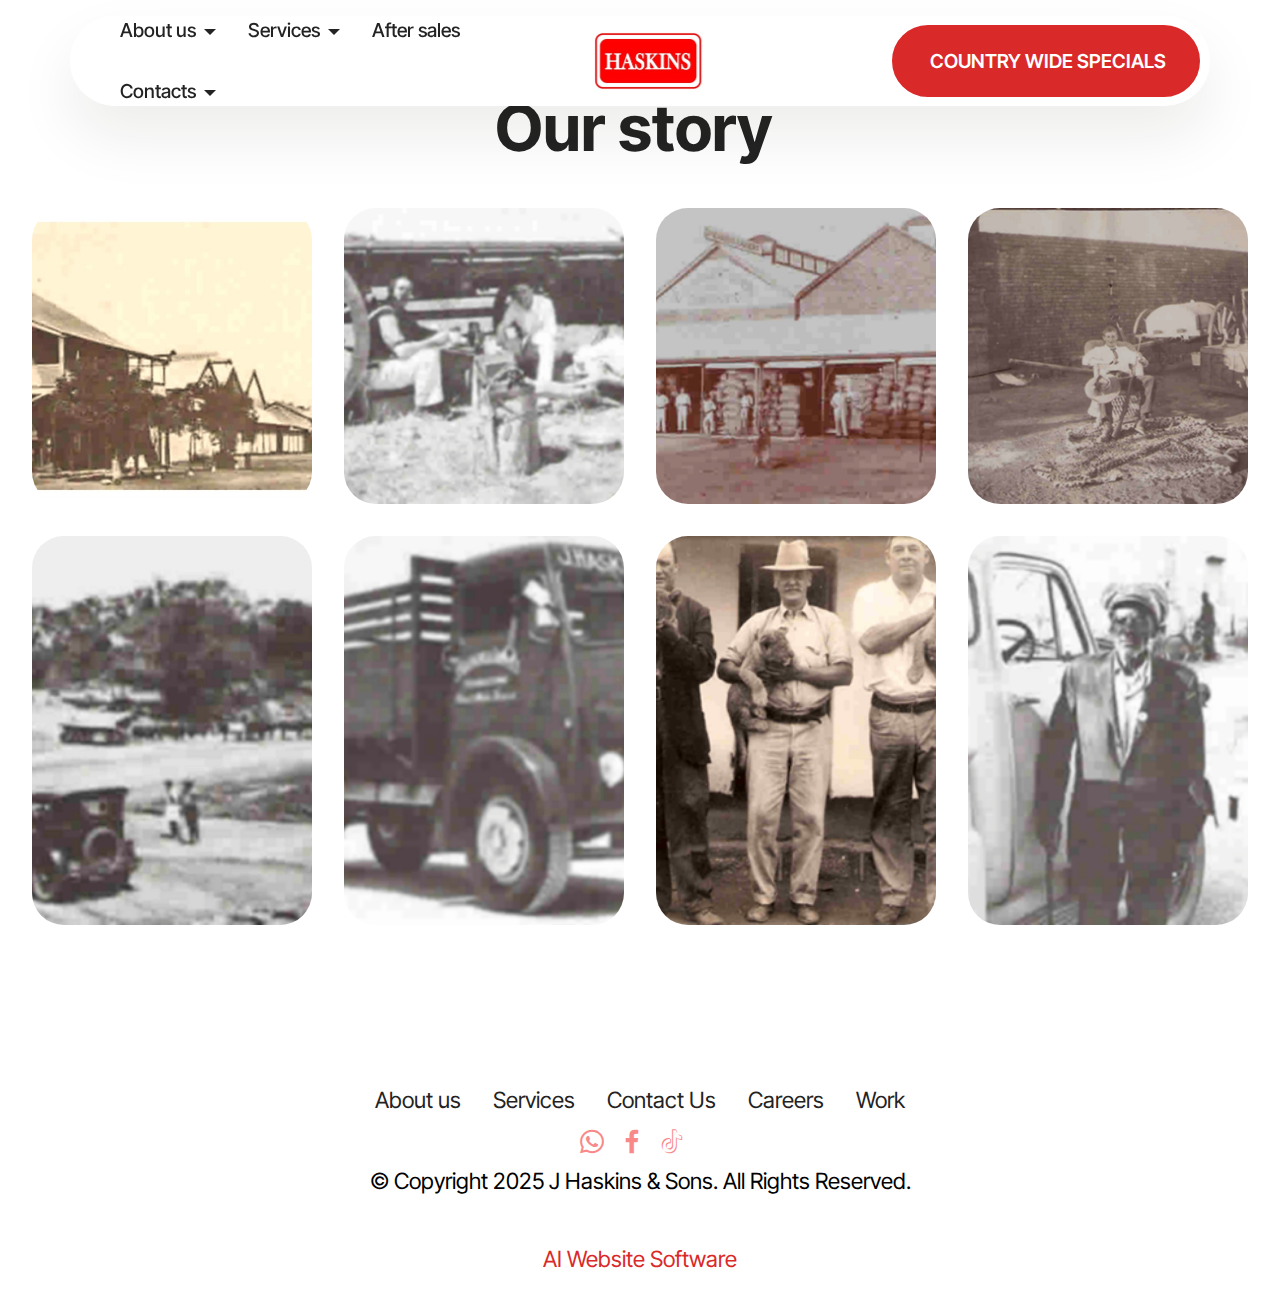
<file: page1.html>
<!DOCTYPE html>
<html  >
<head>
  <!-- Site made with Mobirise Website Builder v5.9.6, https://mobirise.com -->
  <meta charset="UTF-8">
  <meta http-equiv="X-UA-Compatible" content="IE=edge">
  <meta name="generator" content="Mobirise v5.9.6, mobirise.com">
  <meta name="viewport" content="width=device-width, initial-scale=1, minimum-scale=1">
  <link rel="shortcut icon" href="assets/images/0001-1-227x160.jpg" type="image/x-icon">
  <meta name="description" content="">
  
  
  <title>Page 1</title>
  <link rel="stylesheet" href="assets/web/assets/mobirise-icons2/mobirise2.css">
  <link rel="stylesheet" href="assets/bootstrap/css/bootstrap.min.css">
  <link rel="stylesheet" href="assets/bootstrap/css/bootstrap-grid.min.css">
  <link rel="stylesheet" href="assets/bootstrap/css/bootstrap-reboot.min.css">
  <link rel="stylesheet" href="assets/dropdown/css/style.css">
  <link rel="stylesheet" href="assets/socicon/css/styles.css">
  <link rel="stylesheet" href="assets/theme/css/style.css">
  <link rel="preload" href="https://fonts.googleapis.com/css?family=Inter+Tight:100,200,300,400,500,600,700,800,900,100i,200i,300i,400i,500i,600i,700i,800i,900i&display=swap" as="style" onload="this.onload=null;this.rel='stylesheet'">
  <noscript><link rel="stylesheet" href="https://fonts.googleapis.com/css?family=Inter+Tight:100,200,300,400,500,600,700,800,900,100i,200i,300i,400i,500i,600i,700i,800i,900i&display=swap"></noscript>
  <link rel="preload" as="style" href="assets/mobirise/css/mbr-additional.css"><link rel="stylesheet" href="assets/mobirise/css/mbr-additional.css" type="text/css">

  
  
  
</head>
<body>
  
  <section data-bs-version="5.1" class="menu menu4 cid-tYOER2eWDV" once="menu" id="menu04-f">
	

	<nav class="navbar navbar-dropdown navbar-fixed-top navbar-expand-lg">
		<div class="container">
			<div class="navbar-brand">
				<span class="navbar-logo">
					<a href="https://mobiri.se">
						<img src="assets/images/0001-1-227x160.jpg" alt="Mobirise Website Builder" style="height: 5rem;">
					</a>
				</span>
				
			</div>
			<button class="navbar-toggler" type="button" data-toggle="collapse" data-bs-toggle="collapse" data-target="#navbarSupportedContent" data-bs-target="#navbarSupportedContent" aria-controls="navbarNavAltMarkup" aria-expanded="false" aria-label="Toggle navigation">
				<div class="hamburger">
					<span></span>
					<span></span>
					<span></span>
					<span></span>
				</div>
			</button>
			<div class="collapse navbar-collapse" id="navbarSupportedContent">
				<ul class="navbar-nav nav-dropdown" data-app-modern-menu="true"><li class="nav-item dropdown">
						<a class="nav-link link text-black dropdown-toggle display-4" href="https://mobiri.se" data-toggle="dropdown-submenu" data-bs-toggle="dropdown" data-bs-auto-close="outside" aria-expanded="false">About us</a><div class="dropdown-menu" aria-labelledby="dropdown-406"><a class="text-black dropdown-item text-primary display-4" href="page1.html">Our story</a><a class="text-black show dropdown-item display-4" href="https://mobiri.se">Legacy and Values</a></div>
					</li>
					<li class="nav-item dropdown">
						<a class="nav-link link text-black dropdown-toggle show display-4" href="https://mobiri.se" aria-expanded="false" data-toggle="dropdown-submenu" data-bs-toggle="dropdown" data-bs-auto-close="outside">Services</a><div class="dropdown-menu show" aria-labelledby="dropdown-738" data-bs-popper="none"><a class="text-black show dropdown-item display-4" href="https://mobiri.se">SPECIAL ORDERS</a><a class="text-black show dropdown-item display-4" href="https://mobiri.se">QUOTES</a><a class="text-black show dropdown-item display-4" href="https://mobiri.se">PROPERTY</a></div>
					</li><li class="nav-item"><a class="nav-link link text-black show display-4" href="https://mobiri.se">After sales</a></li>
					<li class="nav-item dropdown">
						<a class="nav-link link text-black dropdown-toggle display-4" href="https://mobiri.se" data-toggle="dropdown-submenu" data-bs-toggle="dropdown" data-bs-auto-close="outside" aria-expanded="false">Contacts</a><div class="dropdown-menu" aria-labelledby="dropdown-346"><a class="text-black dropdown-item text-primary display-4" href="page2.html" target="_blank">GABORONE</a><a class="text-black show dropdown-item display-4" href="https://mobiri.se">FRANCISTOWN</a><a class="text-black dropdown-item show display-4" href="https://mobiri.se" aria-expanded="false">MAUN</a><a class="text-black show dropdown-item display-4" href="https://mobiri.se">PALAPYE</a><a class="text-black show dropdown-item display-4" href="https://mobiri.se">KASANE</a><a class="text-black show dropdown-item display-4" href="https://mobiri.se">PANDAMATENGA</a></div>
					</li></ul>
				
				<div class="navbar-buttons mbr-section-btn"><a class="btn btn-primary display-4" href="page2.html" target="_blank">&nbsp;COUNTRY WIDE SPECIALS</a></div>
			</div>
		</div>
	</nav>
</section>

<section data-bs-version="5.1" class="gallery1 mbr-gallery cid-ugtlNintQM" id="gallery01-w">
    

    
    

    <div class="container-fluid">
        <div class="row justify-content-center">
            <div class="col-12 content-head">
                <div class="mb-5">
                    <h3 class="mbr-section-title mbr-fonts-style align-center m-0 display-2"><strong>Our story&nbsp;</strong></h3>
                    
                </div>
            </div>
        </div>
        
        <div class="row mbr-gallery">
            <div class="col-12 col-md-6 col-lg-3 item gallery-image">
                <div class="item-wrapper mb-3" data-toggle="modal" data-bs-toggle="modal" data-target="#ugtGfuZZqk-modal" data-bs-target="#ugtGfuZZqk-modal">
                    <img class="w-100" src="assets/images/72693451-1640327919432102-4782453613173669888-n-838x471.jpg" alt="Mobirise Website Builder" data-slide-to="0" data-bs-slide-to="0" data-target="#lb-ugtGfuZZqk" data-bs-target="#lb-ugtGfuZZqk">
                    <div class="icon-wrapper">
                        <span class="mobi-mbri mobi-mbri-search mbr-iconfont mbr-iconfont-btn"></span>
                    </div>
                </div>
                
            </div>
            <div class="col-12 col-md-6 col-lg-3 item gallery-image">
                <div class="item-wrapper mb-3" data-toggle="modal" data-bs-toggle="modal" data-target="#ugtGfuZZqk-modal" data-bs-target="#ugtGfuZZqk-modal">
                    <img class="w-100" src="assets/images/family-2-395x300.png" alt="Mobirise Website Builder" data-slide-to="1" data-bs-slide-to="1" data-target="#lb-ugtGfuZZqk" data-bs-target="#lb-ugtGfuZZqk">
                    <div class="icon-wrapper">
                        <span class="mobi-mbri mobi-mbri-search mbr-iconfont mbr-iconfont-btn"></span>
                    </div>
                </div>
                
            </div>
            <div class="col-12 col-md-6 col-lg-3 item gallery-image">
                <div class="item-wrapper mb-3" data-toggle="modal" data-bs-toggle="modal" data-target="#ugtGfuZZqk-modal" data-bs-target="#ugtGfuZZqk-modal">
                    <img class="w-100" src="assets/images/family-4-412x300.png" alt="Mobirise Website Builder" data-slide-to="2" data-bs-slide-to="2" data-target="#lb-ugtGfuZZqk" data-bs-target="#lb-ugtGfuZZqk">
                    <div class="icon-wrapper">
                        <span class="mobi-mbri mobi-mbri-search mbr-iconfont mbr-iconfont-btn"></span>
                    </div>
                </div>
                
            </div>
            <div class="col-12 col-md-6 col-lg-3 item gallery-image">
                <div class="item-wrapper mb-3" data-toggle="modal" data-bs-toggle="modal" data-target="#ugtGfuZZqk-modal" data-bs-target="#ugtGfuZZqk-modal">
                    <img class="w-100" src="assets/images/family-5-300x300.png" alt="Mobirise Website Builder" data-slide-to="3" data-bs-slide-to="3" data-target="#lb-ugtGfuZZqk" data-bs-target="#lb-ugtGfuZZqk">
                    <div class="icon-wrapper">
                        <span class="mobi-mbri mobi-mbri-search mbr-iconfont mbr-iconfont-btn"></span>
                    </div>
                </div>
                
            </div>
            <div class="col-12 col-md-6 col-lg-3 item gallery-image">
                <div class="item-wrapper mb-3" data-toggle="modal" data-bs-toggle="modal" data-target="#ugtGfuZZqk-modal" data-bs-target="#ugtGfuZZqk-modal">
                    <img class="w-100" src="assets/images/family-8-621x300.png" alt="Mobirise Website Builder" data-slide-to="4" data-bs-slide-to="4" data-target="#lb-ugtGfuZZqk" data-bs-target="#lb-ugtGfuZZqk">
                    <div class="icon-wrapper">
                        <span class="mobi-mbri mobi-mbri-search mbr-iconfont mbr-iconfont-btn"></span>
                    </div>
                </div>
                
            </div>
            <div class="col-12 col-md-6 col-lg-3 item gallery-image">
                <div class="item-wrapper mb-3" data-toggle="modal" data-bs-toggle="modal" data-target="#ugtGfuZZqk-modal" data-bs-target="#ugtGfuZZqk-modal">
                    <img class="w-100" src="assets/images/family-11-508x300.png" alt="Mobirise Website Builder" data-slide-to="5" data-bs-slide-to="5" data-target="#lb-ugtGfuZZqk" data-bs-target="#lb-ugtGfuZZqk">
                    <div class="icon-wrapper">
                        <span class="mobi-mbri mobi-mbri-search mbr-iconfont mbr-iconfont-btn"></span>
                    </div>
                </div>
                
            </div>
            <div class="col-12 col-md-6 col-lg-3 item gallery-image">
                <div class="item-wrapper mb-3" data-toggle="modal" data-bs-toggle="modal" data-target="#ugtGfuZZqk-modal" data-bs-target="#ugtGfuZZqk-modal">
                    <img class="w-100" src="assets/images/family-16-511x300.png" alt="Mobirise Website Builder" data-slide-to="6" data-bs-slide-to="6" data-target="#lb-ugtGfuZZqk" data-bs-target="#lb-ugtGfuZZqk">
                    <div class="icon-wrapper">
                        <span class="mobi-mbri mobi-mbri-search mbr-iconfont mbr-iconfont-btn"></span>
                    </div>
                </div>
                
            </div>
            <div class="col-12 col-md-6 col-lg-3 item gallery-image">
                <div class="item-wrapper mb-3" data-toggle="modal" data-bs-toggle="modal" data-target="#ugtGfuZZqk-modal" data-bs-target="#ugtGfuZZqk-modal">
                    <img class="w-100" src="assets/images/family-10-225x300.png" alt="Mobirise Website Builder" data-slide-to="7" data-bs-slide-to="7" data-target="#lb-ugtGfuZZqk" data-bs-target="#lb-ugtGfuZZqk">
                    <div class="icon-wrapper">
                        <span class="mobi-mbri mobi-mbri-search mbr-iconfont mbr-iconfont-btn"></span>
                    </div>
                </div>
                
            </div>
        </div>

        <div class="modal mbr-slider" tabindex="-1" role="dialog" aria-hidden="true" id="ugtGfuZZqk-modal">
            <div class="modal-dialog" role="document">
                <div class="modal-content">
                    <div class="modal-body">
                        <div class="carousel slide carousel-fade" data-pause="false" data-bs-pause="false" id="lb-ugtGfuZZqk" data-ride="carousel" data-bs-ride="carousel" data-interval="6000" data-bs-interval="6000">
                            <div class="carousel-inner">
                                <div class="carousel-item active">
                                    <img class="d-block w-100" src="assets/images/72693451-1640327919432102-4782453613173669888-n-838x471.jpg" alt="Mobirise Website Builder">
                                </div>
                                <div class="carousel-item">
                                    <img class="d-block w-100" src="assets/images/family-2-395x300.png" alt="Mobirise Website Builder">
                                </div>
                                <div class="carousel-item">
                                    <img class="d-block w-100" src="assets/images/family-4-412x300.png" alt="Mobirise Website Builder">
                                </div>
                                <div class="carousel-item">
                                    <img class="d-block w-100" src="assets/images/family-5-300x300.png" alt="Mobirise Website Builder">
                                </div>
                                <div class="carousel-item">
                                    <img class="d-block w-100" src="assets/images/family-8-621x300.png" alt="Mobirise Website Builder">
                                </div>
                                <div class="carousel-item">
                                    <img class="d-block w-100" src="assets/images/family-11-508x300.png" alt="Mobirise Website Builder">
                                </div>
                                <div class="carousel-item">
                                    <img class="d-block w-100" src="assets/images/family-16-511x300.png" alt="Mobirise Website Builder">
                                </div>
                                <div class="carousel-item">
                                    <img class="d-block w-100" src="assets/images/family-10-225x300.png" alt="Mobirise Website Builder">
                                </div>
                            </div>
                            <ol class="carousel-indicators">
                                <li data-slide-to="0" data-bs-slide-to="0" class="active" data-target="#lb-ugtGfuZZqk" data-bs-target="#lb-ugtGfuZZqk"></li>
                                <li data-slide-to="1" data-bs-slide-to="1" data-target="#lb-ugtGfuZZqk" data-bs-target="#lb-ugtGfuZZqk"></li>
                                <li data-slide-to="2" data-bs-slide-to="2" data-target="#lb-ugtGfuZZqk" data-bs-target="#lb-ugtGfuZZqk"></li>
                                <li data-slide-to="3" data-bs-slide-to="3" data-target="#lb-ugtGfuZZqk" data-bs-target="#lb-ugtGfuZZqk"></li>
                                <li data-slide-to="4" data-bs-slide-to="4" data-target="#lb-ugtGfuZZqk" data-bs-target="#lb-ugtGfuZZqk"></li>
                                <li data-slide-to="5" data-bs-slide-to="5" data-target="#lb-ugtGfuZZqk" data-bs-target="#lb-ugtGfuZZqk"></li>
                                <li data-slide-to="6" data-bs-slide-to="6" data-target="#lb-ugtGfuZZqk" data-bs-target="#lb-ugtGfuZZqk"></li>
                                <li data-slide-to="7" data-bs-slide-to="7" data-target="#lb-ugtGfuZZqk" data-bs-target="#lb-ugtGfuZZqk"></li>
                            </ol>
                            <a role="button" href="" class="close" data-dismiss="modal" data-bs-dismiss="modal" aria-label="Close">
                            </a>
                            <a class="carousel-control-prev carousel-control" role="button" data-slide="prev" data-bs-slide="prev" href="#lb-ugtGfuZZqk">
                                <span class="mobi-mbri mobi-mbri-arrow-prev" aria-hidden="true"></span>
                                <span class="sr-only visually-hidden">Previous</span>
                            </a>
                            <a class="carousel-control-next carousel-control" role="button" data-slide="next" data-bs-slide="next" href="#lb-ugtGfuZZqk">
                                <span class="mobi-mbri mobi-mbri-arrow-next" aria-hidden="true"></span>
                                <span class="sr-only visually-hidden">Next</span>
                            </a>
                        </div>
                    </div>
                </div>
            </div>
        </div>
    </div>
</section>

<section data-bs-version="5.1" class="footer3 cid-u0e4dpstBZ" once="footers" id="footer3-g">

    

    

    <div class="container">
        <div class="media-container-row align-center mbr-white">
            <div class="row row-links">
                <ul class="foot-menu">
                    
                    
                    
                    
                    
                <li class="foot-menu-item mbr-fonts-style display-7">
                        <a class="text-black" href="#" target="_blank">About us</a>
                    </li><li class="foot-menu-item mbr-fonts-style display-7">
                        <a class="text-black" href="#" target="_blank">Services</a>
                    </li><li class="foot-menu-item mbr-fonts-style display-7">
                        <a class="text-black" href="#" target="_blank">Contact Us</a>
                    </li><li class="foot-menu-item mbr-fonts-style display-7">
                        <a class="text-black" href="#" target="_blank">Careers</a>
                    </li><li class="foot-menu-item mbr-fonts-style display-7">
                        <a class="text-black" href="#" target="_blank">Work</a>
                    </li></ul>
            </div>
            <div class="row social-row">
                <div class="social-list align-right pb-2">
                    
                    
                    
                    
                    
                    
                <div class="soc-item">
                        <a href="https://twitter.com/mobirise" target="_blank">
                            <span class="mbr-iconfont mbr-iconfont-social socicon-whatsapp socicon" style="color: rgb(244, 19, 19); fill: rgb(244, 19, 19);"></span>
                        </a>
                    </div><div class="soc-item">
                        <a href="https://www.facebook.com/pages/Mobirise/1616226671953247" target="_blank">
                            <span class="mbr-iconfont mbr-iconfont-social socicon-facebook socicon" style="color: rgb(244, 19, 19); fill: rgb(244, 19, 19);"></span>
                        </a>
                    </div><div class="soc-item">
                        <a href="https://www.youtube.com/c/mobirise" target="_blank">
                            <span class="mbr-iconfont mbr-iconfont-social socicon-tiktok socicon" style="color: rgb(244, 19, 19); fill: rgb(244, 19, 19);"></span>
                        </a>
                    </div></div>
            </div>
            <div class="row row-copirayt">
                <p class="mbr-text mb-0 mbr-fonts-style mbr-white align-center display-7">
                    © Copyright 2025 J Haskins &amp; Sons. All Rights Reserved.
                </p>
            </div>
        </div>
    </div>
</section><section class="display-7" style="padding: 0;align-items: center;justify-content: center;flex-wrap: wrap;    align-content: center;display: flex;position: relative;height: 4rem;"><a href="https://mobiri.se/497682" style="flex: 1 1;height: 4rem;position: absolute;width: 100%;z-index: 1;"><img alt="" style="height: 4rem;" src="[data-uri]"></a><p style="margin: 0;text-align: center;" class="display-7">&#8204;</p><a style="z-index:1" href="https://mobirise.com/builder/ai-website-builder.html">AI Website Software</a></section><script src="assets/bootstrap/js/bootstrap.bundle.min.js"></script>  <script src="assets/smoothscroll/smooth-scroll.js"></script>  <script src="assets/ytplayer/index.js"></script>  <script src="assets/dropdown/js/navbar-dropdown.js"></script>  <script src="assets/theme/js/script.js"></script>  
  
  
</body>
</html>
</file>
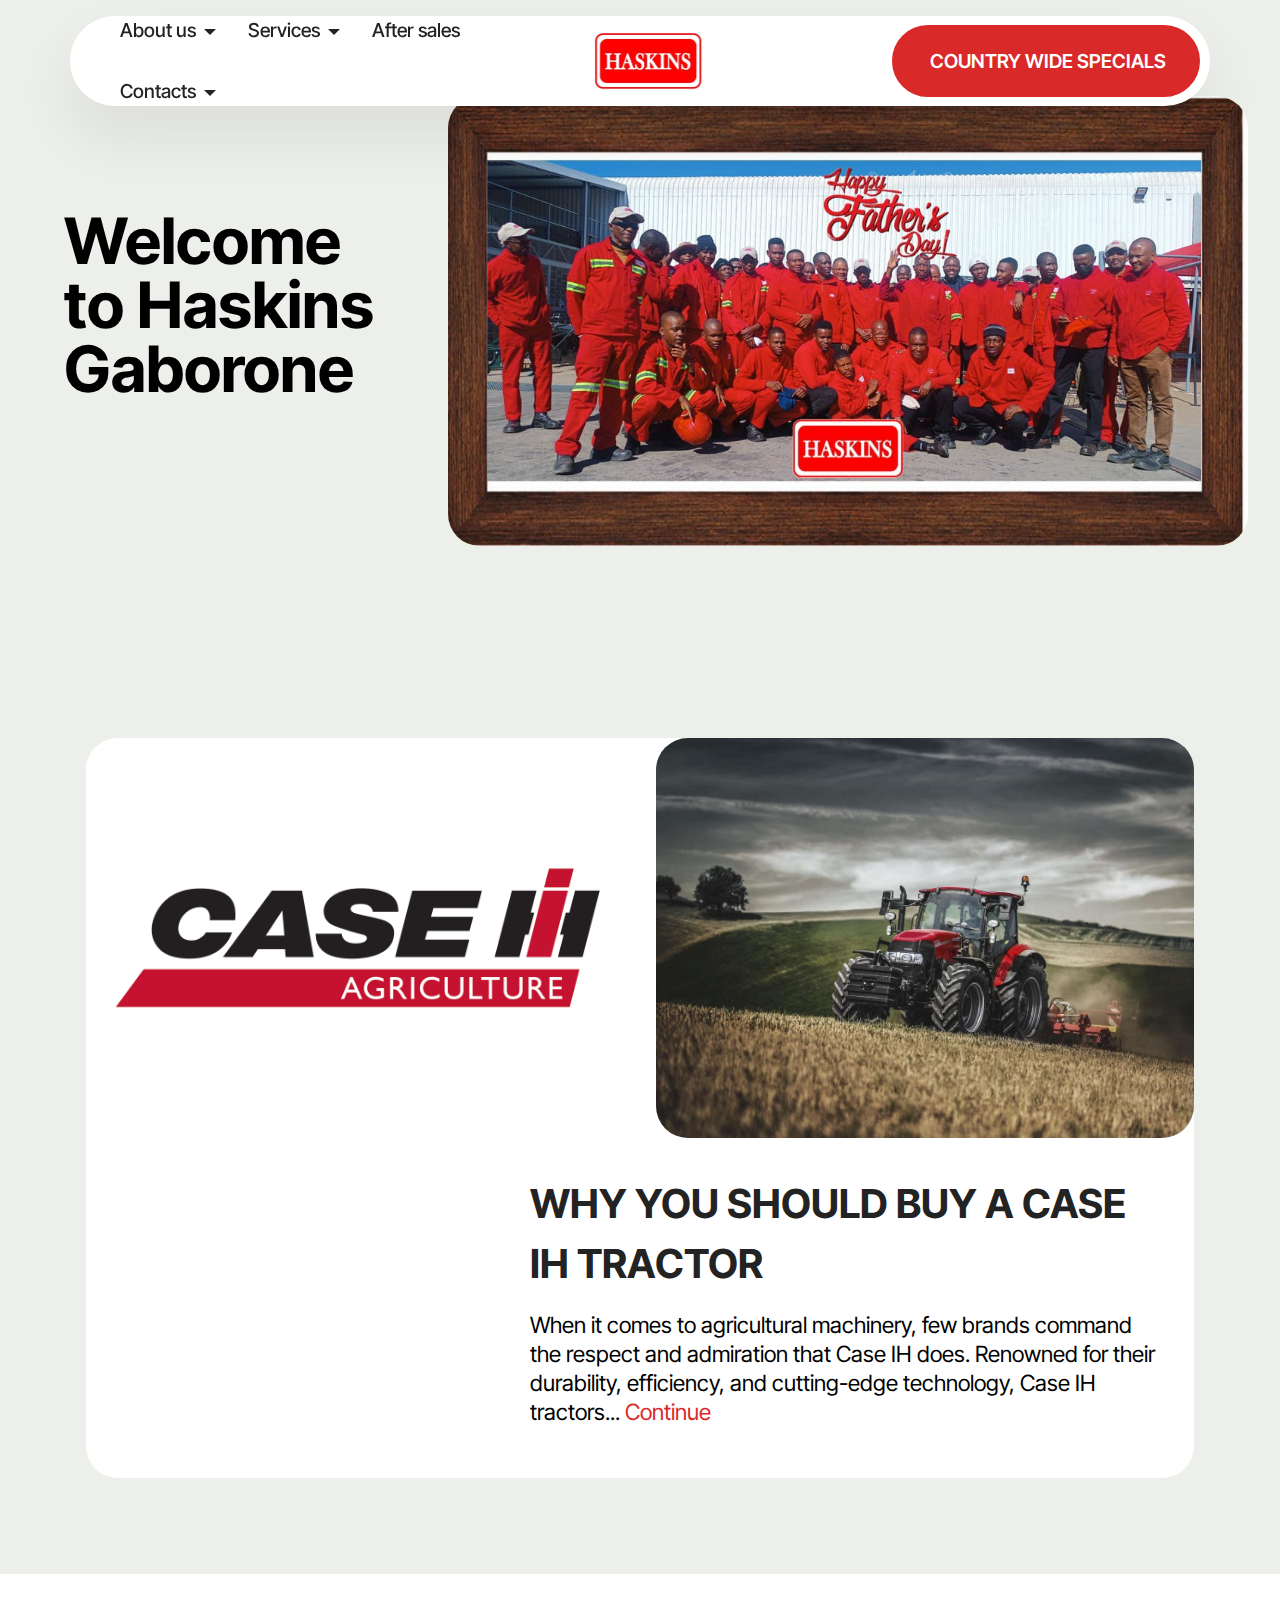
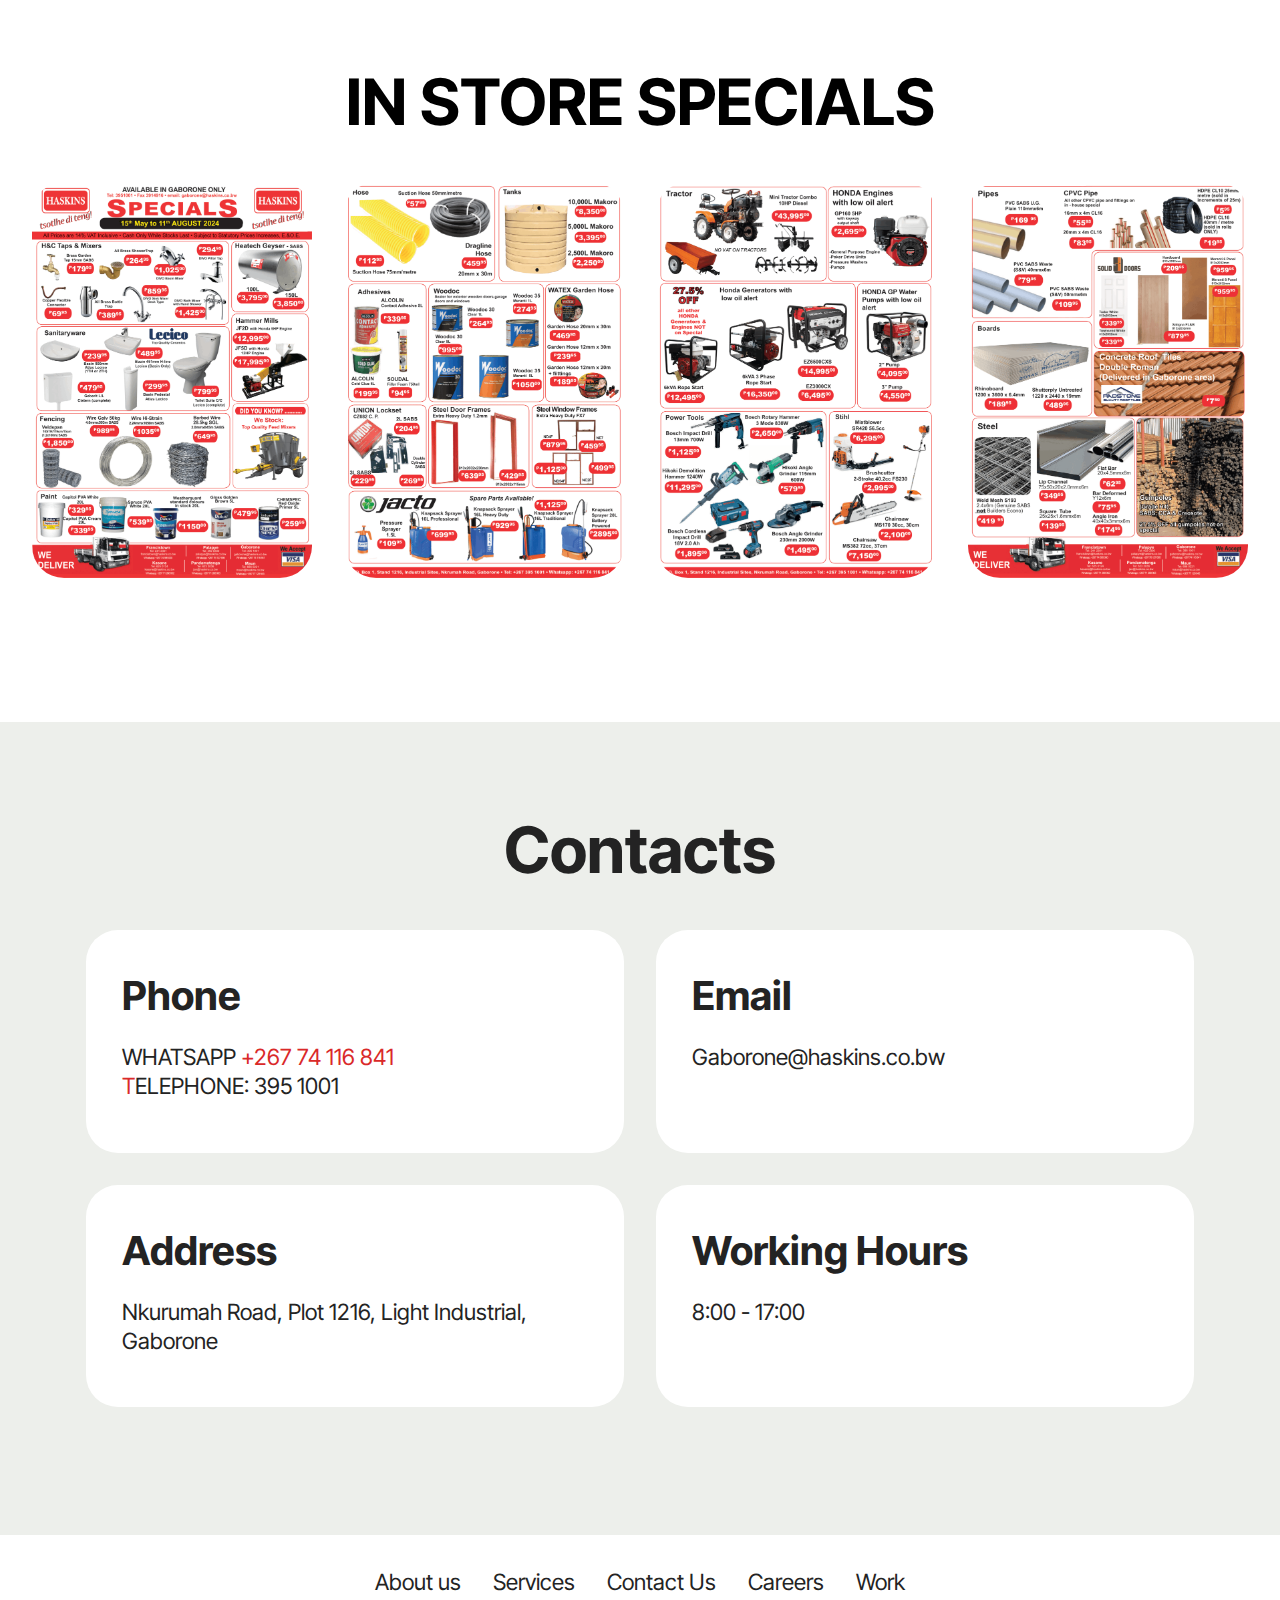
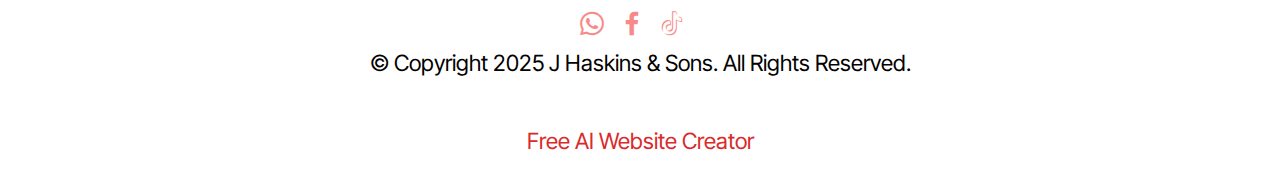
<file: page2.html>
<!DOCTYPE html>
<html  >
<head>
  <!-- Site made with Mobirise Website Builder v5.9.6, https://mobirise.com -->
  <meta charset="UTF-8">
  <meta http-equiv="X-UA-Compatible" content="IE=edge">
  <meta name="generator" content="Mobirise v5.9.6, mobirise.com">
  <meta name="viewport" content="width=device-width, initial-scale=1, minimum-scale=1">
  <link rel="shortcut icon" href="assets/images/0001-1-227x160.jpg" type="image/x-icon">
  <meta name="description" content="">
  
  
  <title>Page 2</title>
  <link rel="stylesheet" href="assets/web/assets/mobirise-icons2/mobirise2.css">
  <link rel="stylesheet" href="assets/bootstrap/css/bootstrap.min.css">
  <link rel="stylesheet" href="assets/bootstrap/css/bootstrap-grid.min.css">
  <link rel="stylesheet" href="assets/bootstrap/css/bootstrap-reboot.min.css">
  <link rel="stylesheet" href="assets/dropdown/css/style.css">
  <link rel="stylesheet" href="assets/socicon/css/styles.css">
  <link rel="stylesheet" href="assets/theme/css/style.css">
  <link rel="preload" href="https://fonts.googleapis.com/css?family=Inter+Tight:100,200,300,400,500,600,700,800,900,100i,200i,300i,400i,500i,600i,700i,800i,900i&display=swap" as="style" onload="this.onload=null;this.rel='stylesheet'">
  <noscript><link rel="stylesheet" href="https://fonts.googleapis.com/css?family=Inter+Tight:100,200,300,400,500,600,700,800,900,100i,200i,300i,400i,500i,600i,700i,800i,900i&display=swap"></noscript>
  <link rel="preload" as="style" href="assets/mobirise/css/mbr-additional.css"><link rel="stylesheet" href="assets/mobirise/css/mbr-additional.css" type="text/css">

  
  
  
</head>
<body>
  
  <section data-bs-version="5.1" class="menu menu4 cid-tYOER2eWDV" once="menu" id="menu04-m">
	

	<nav class="navbar navbar-dropdown navbar-fixed-top navbar-expand-lg">
		<div class="container">
			<div class="navbar-brand">
				<span class="navbar-logo">
					<a href="https://mobiri.se">
						<img src="assets/images/0001-1-227x160.jpg" alt="Mobirise Website Builder" style="height: 5rem;">
					</a>
				</span>
				
			</div>
			<button class="navbar-toggler" type="button" data-toggle="collapse" data-bs-toggle="collapse" data-target="#navbarSupportedContent" data-bs-target="#navbarSupportedContent" aria-controls="navbarNavAltMarkup" aria-expanded="false" aria-label="Toggle navigation">
				<div class="hamburger">
					<span></span>
					<span></span>
					<span></span>
					<span></span>
				</div>
			</button>
			<div class="collapse navbar-collapse" id="navbarSupportedContent">
				<ul class="navbar-nav nav-dropdown" data-app-modern-menu="true"><li class="nav-item dropdown">
						<a class="nav-link link text-black dropdown-toggle display-4" href="https://mobiri.se" data-toggle="dropdown-submenu" data-bs-toggle="dropdown" data-bs-auto-close="outside" aria-expanded="false">About us</a><div class="dropdown-menu" aria-labelledby="dropdown-406"><a class="text-black dropdown-item text-primary display-4" href="page1.html">Our story</a><a class="text-black show dropdown-item display-4" href="https://mobiri.se">Legacy and Values</a></div>
					</li>
					<li class="nav-item dropdown">
						<a class="nav-link link text-black dropdown-toggle show display-4" href="https://mobiri.se" aria-expanded="false" data-toggle="dropdown-submenu" data-bs-toggle="dropdown" data-bs-auto-close="outside">Services</a><div class="dropdown-menu show" aria-labelledby="dropdown-738" data-bs-popper="none"><a class="text-black show dropdown-item display-4" href="https://mobiri.se">SPECIAL ORDERS</a><a class="text-black show dropdown-item display-4" href="https://mobiri.se">QUOTES</a><a class="text-black show dropdown-item display-4" href="https://mobiri.se">PROPERTY</a></div>
					</li><li class="nav-item"><a class="nav-link link text-black show display-4" href="https://mobiri.se">After sales</a></li>
					<li class="nav-item dropdown">
						<a class="nav-link link text-black dropdown-toggle display-4" href="https://mobiri.se" data-toggle="dropdown-submenu" data-bs-toggle="dropdown" data-bs-auto-close="outside" aria-expanded="false">Contacts</a><div class="dropdown-menu" aria-labelledby="dropdown-346"><a class="text-black dropdown-item text-primary display-4" href="page2.html" target="_blank">GABORONE</a><a class="text-black show dropdown-item display-4" href="https://mobiri.se">FRANCISTOWN</a><a class="text-black dropdown-item show display-4" href="https://mobiri.se" aria-expanded="false">MAUN</a><a class="text-black show dropdown-item display-4" href="https://mobiri.se">PALAPYE</a><a class="text-black show dropdown-item display-4" href="https://mobiri.se">KASANE</a><a class="text-black show dropdown-item display-4" href="https://mobiri.se">PANDAMATENGA</a></div>
					</li></ul>
				
				<div class="navbar-buttons mbr-section-btn"><a class="btn btn-primary display-4" href="page2.html" target="_blank">&nbsp;COUNTRY WIDE SPECIALS</a></div>
			</div>
		</div>
	</nav>
</section>

<section data-bs-version="5.1" class="header1 cid-ugtqTCsuVI" id="header01-12">
	

	
	

	<div class="container-fluid">
		<div class="row justify-content-center">
			<div class="col-12 col-md-12 col-lg-8 image-wrapper">
				<img class="w-100" src="assets/images/slide1-1058x595.jpg" alt="Mobirise Website Builder">
			</div>
			<div class="col-12 col-lg col-md-12">
				<div class="text-wrapper align-left">
					<h1 class="mbr-section-title mbr-fonts-style mb-4 display-2">
						<strong>Welcome to Haskins Gaborone</strong></h1>
					
					
				</div>
			</div>
		</div>
	</div>
</section>

<section data-bs-version="5.1" class="article1 cid-ugtoQ8Cey0" id="article01-y">
	

	
	
	<div class="container">
		<div class="row justify-content-center">
			<div class="card col-md-12 col-lg-12">
				<div class="card-wrapper">
					<div class="row">
						<div class="image-wrapper col-12 col-sm-6 justify-content-center">
							<img src="assets/images/case20ih20logo-9f2584cdef79425fa871f59ca2df92ea-1160x1160.png" alt="Mobirise Website Builder">
						</div>
						<div class="image-wrapper col-12 col-sm-6 justify-content-center">
							<img src="assets/images/caseih-world-banner-min-1256x1012.jpg" alt="Mobirise Website Builder">
						</div>
					</div>

					<div class="card-box align-left mb-3 card-content-text">
						<h4 class="card-title mbr-fonts-style mbr-white mb-0 display-5">
							<strong>WHY YOU SHOULD BUY A CASE IH TRACTOR</strong></h4>
						<p class="mbr-text mbr-fonts-style mt-3 mb-0 display-7">
						When it comes to agricultural machinery, few brands command the respect and admiration that Case IH does. Renowned for their durability, efficiency, and cutting-edge technology, Case IH tractors... <a href="page3.html" class="text-primary" target="_blank">Continue</a></p>
						
					</div>
				</div>
			</div>
		</div>
	</div>
</section>

<section data-bs-version="5.1" class="gallery3 cid-ugtutQRg3T" id="gallery03-19">
    
    
    <div class="container-fluid">
      <div class="row justify-content-center">
        <div class="col-12 content-head">
          <div class="mbr-section-head mb-5">
            <h4 class="mbr-section-title mbr-fonts-style align-center mb-0 display-2">
              <strong>IN STORE SPECIALS</strong></h4>
            
          </div>
        </div>
      </div>
      <div class="row">
        <div class="item features-image mb-4 col-6 col-md-4 col-lg-3">
          <div class="item-wrapper">
            <div class="item-img mb-3">
              <img src="assets/images/flyer-15.05.24-11.08.24-1-838x1185.png" alt="Mobirise Website Builder" title="" data-slide-to="0" data-bs-slide-to="0">
            </div>
            
          </div>
        </div>
        <div class="item features-image mb-4 col-6 col-md-4 col-lg-3">
          <div class="item-wrapper">
            <div class="item-img mb-3">
              <img src="assets/images/flyer-15.05.24-11.08.24-2-838x1185.png" alt="Mobirise Website Builder" title="" data-slide-to="1" data-bs-slide-to="1">
            </div>
            
          </div>
        </div>
        <div class="item features-image mb-4 col-6 col-md-4 col-lg-3">
          <div class="item-wrapper">
            <div class="item-img mb-3">
              <img src="assets/images/flyer-15.05.24-11.08.24-3-838x1185.png" alt="Mobirise Website Builder" title="" data-slide-to="2" data-bs-slide-to="2">
            </div>
            
          </div>
        </div>
        <div class="item features-image mb-4 col-6 col-md-4 col-lg-3">
          <div class="item-wrapper">
            <div class="item-img mb-3">
              <img src="assets/images/flyer-15.05.24-11.08.24-4-838x1185.png" alt="Mobirise Website Builder" title="" data-slide-to="3" data-bs-slide-to="3">
            </div>
            
          </div>
        </div>
      </div>
    </div>
  </section>

<section data-bs-version="5.1" class="contacts01 cid-ugtoVjQKRW" id="contacts01-10">
    

    
    
    <div class="container">
        <div class="row justify-content-center">
            <div class="col-12 content-head">
                <div class="mbr-section-head mb-5">
                    <h3 class="mbr-section-title mbr-fonts-style align-center mb-0 display-2">
                        <strong>Contacts</strong>
                    </h3>
                    
                </div>
            </div>
        </div>
        <div class="row">
            <div class="item features-without-image col-12 col-md-6 active">
                <div class="item-wrapper">
                    <div class="text-wrapper">
                        <h6 class="card-title mbr-fonts-style mb-3 display-5">
                            <strong>Phone</strong>
                        </h6>
                        <p class="mbr-text mbr-fonts-style display-7">WHATSAPP <a href="https://wa.me/26774116841" class="text-primary">+267 74 116 841</a><br><a href="https://wa.me/26774116841" class="text-primary">T</a>ELEPHONE: 395 1001</p>
                    </div>
                </div>
            </div>
            <div class="item features-without-image col-12 col-md-6">
                <div class="item-wrapper">
                    <div class="text-wrapper">
                        <h6 class="card-title mbr-fonts-style mb-3 display-5">
                            <strong>Email</strong>
                        </h6>
                        <p class="mbr-text mbr-fonts-style display-7">Gaborone@haskins.co.bw</p>
                    </div>
                </div>
            </div>
            <div class="item features-without-image col-12 col-md-6">
                <div class="item-wrapper">
                    <div class="text-wrapper">
                        <h6 class="card-title mbr-fonts-style mb-3 display-5">
                            <strong>Address</strong>
                        </h6>
                        <p class="mbr-text mbr-fonts-style display-7">
                            Nkurumah Road, Plot 1216, Light Industrial, Gaborone</p>
                    </div>
                </div>
            </div>
            <div class="item features-without-image col-12 col-md-6">
                <div class="item-wrapper">
                    <div class="text-wrapper">
                        <h6 class="card-title mbr-fonts-style mb-3 display-5">
                            <strong>Working Hours</strong>
                        </h6>
                        <p class="mbr-text mbr-fonts-style display-7">8:00 - 17:00
                        </p>
                    </div>
                </div>
            </div>
        </div>
    </div>
</section>

<section data-bs-version="5.1" class="footer3 cid-u0e4dpstBZ" once="footers" id="footer3-n">

    

    

    <div class="container">
        <div class="media-container-row align-center mbr-white">
            <div class="row row-links">
                <ul class="foot-menu">
                    
                    
                    
                    
                    
                <li class="foot-menu-item mbr-fonts-style display-7">
                        <a class="text-black" href="#" target="_blank">About us</a>
                    </li><li class="foot-menu-item mbr-fonts-style display-7">
                        <a class="text-black" href="#" target="_blank">Services</a>
                    </li><li class="foot-menu-item mbr-fonts-style display-7">
                        <a class="text-black" href="#" target="_blank">Contact Us</a>
                    </li><li class="foot-menu-item mbr-fonts-style display-7">
                        <a class="text-black" href="#" target="_blank">Careers</a>
                    </li><li class="foot-menu-item mbr-fonts-style display-7">
                        <a class="text-black" href="#" target="_blank">Work</a>
                    </li></ul>
            </div>
            <div class="row social-row">
                <div class="social-list align-right pb-2">
                    
                    
                    
                    
                    
                    
                <div class="soc-item">
                        <a href="https://twitter.com/mobirise" target="_blank">
                            <span class="mbr-iconfont mbr-iconfont-social socicon-whatsapp socicon" style="color: rgb(244, 19, 19); fill: rgb(244, 19, 19);"></span>
                        </a>
                    </div><div class="soc-item">
                        <a href="https://www.facebook.com/pages/Mobirise/1616226671953247" target="_blank">
                            <span class="mbr-iconfont mbr-iconfont-social socicon-facebook socicon" style="color: rgb(244, 19, 19); fill: rgb(244, 19, 19);"></span>
                        </a>
                    </div><div class="soc-item">
                        <a href="https://www.youtube.com/c/mobirise" target="_blank">
                            <span class="mbr-iconfont mbr-iconfont-social socicon-tiktok socicon" style="color: rgb(244, 19, 19); fill: rgb(244, 19, 19);"></span>
                        </a>
                    </div></div>
            </div>
            <div class="row row-copirayt">
                <p class="mbr-text mb-0 mbr-fonts-style mbr-white align-center display-7">
                    © Copyright 2025 J Haskins &amp; Sons. All Rights Reserved.
                </p>
            </div>
        </div>
    </div>
</section><section class="display-7" style="padding: 0;align-items: center;justify-content: center;flex-wrap: wrap;    align-content: center;display: flex;position: relative;height: 4rem;"><a href="https://mobiri.se/497682" style="flex: 1 1;height: 4rem;position: absolute;width: 100%;z-index: 1;"><img alt="" style="height: 4rem;" src="[data-uri]"></a><p style="margin: 0;text-align: center;" class="display-7">&#8204;</p><a style="z-index:1" href="https://mobirise.com/builder/ai-website-creator.html">Free AI Website Creator</a></section><script src="assets/bootstrap/js/bootstrap.bundle.min.js"></script>  <script src="assets/smoothscroll/smooth-scroll.js"></script>  <script src="assets/ytplayer/index.js"></script>  <script src="assets/dropdown/js/navbar-dropdown.js"></script>  <script src="assets/theme/js/script.js"></script>  
  
  
</body>
</html>
</file>
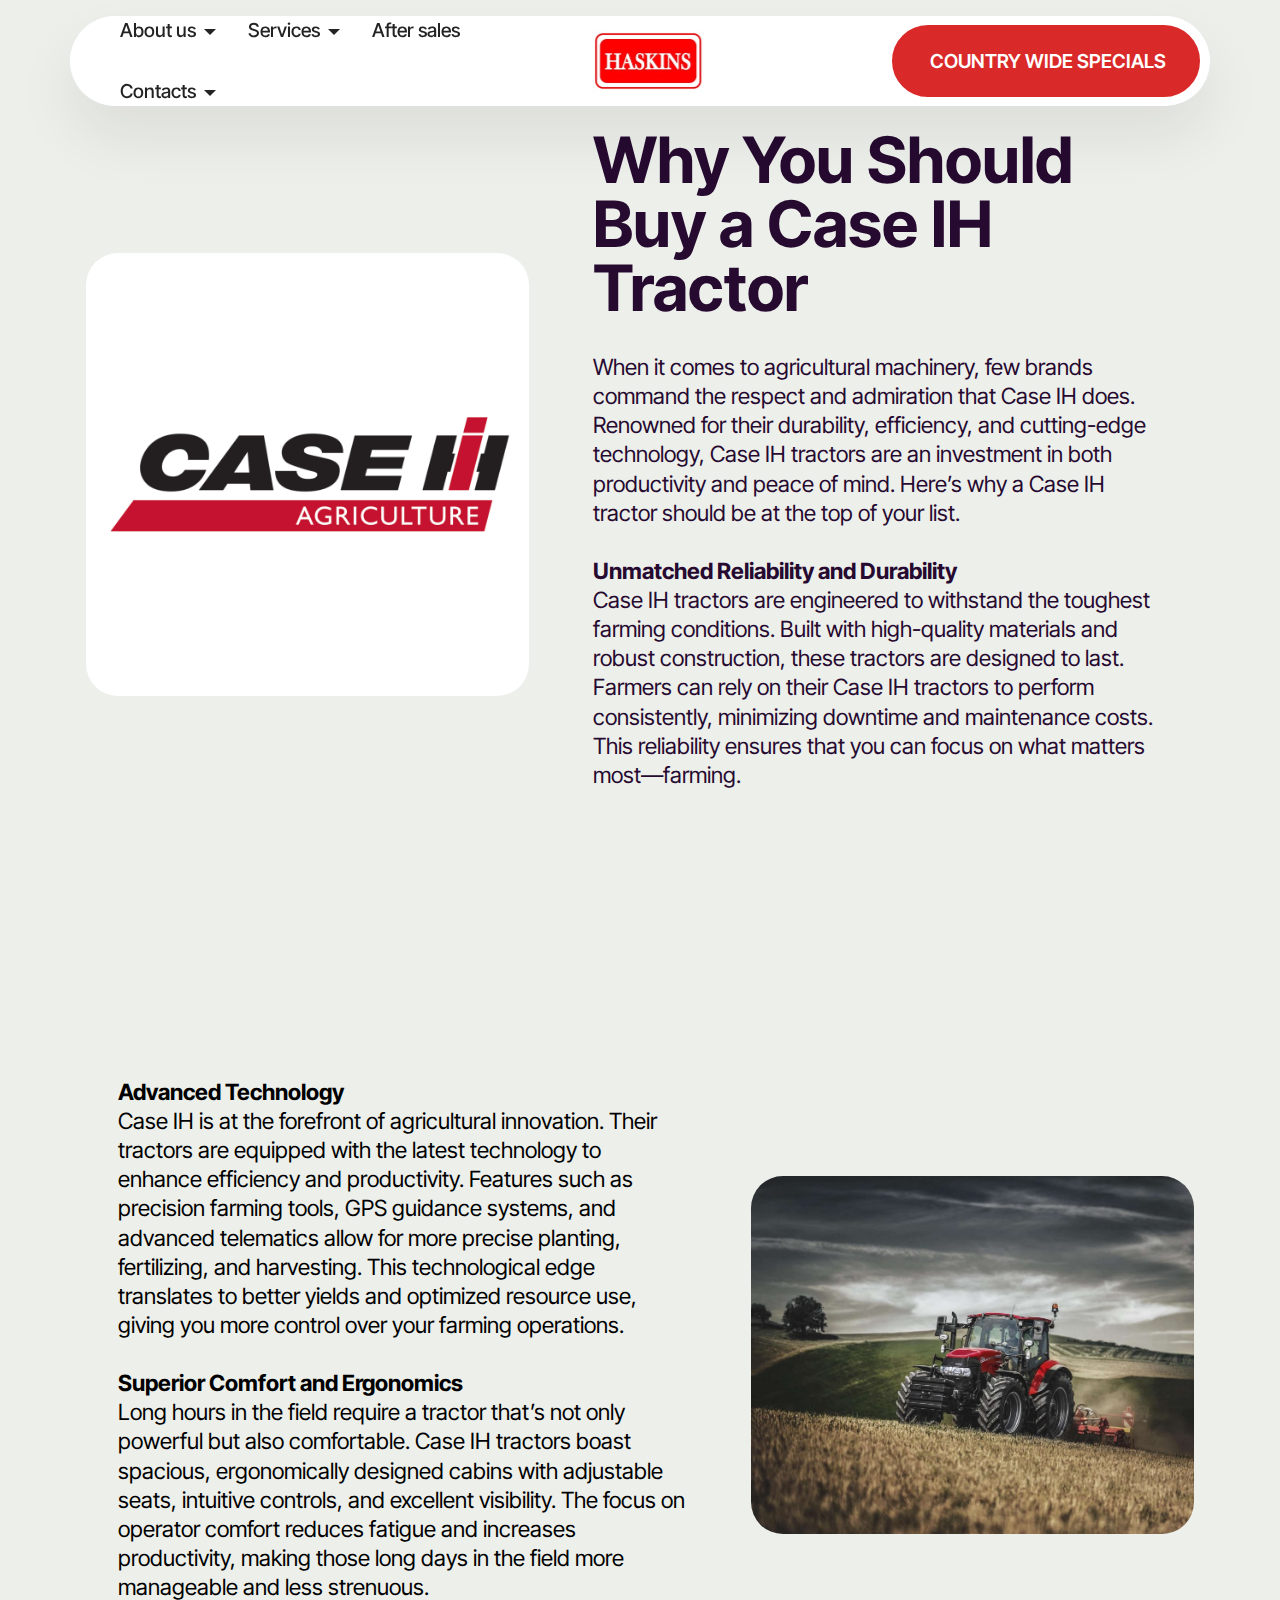
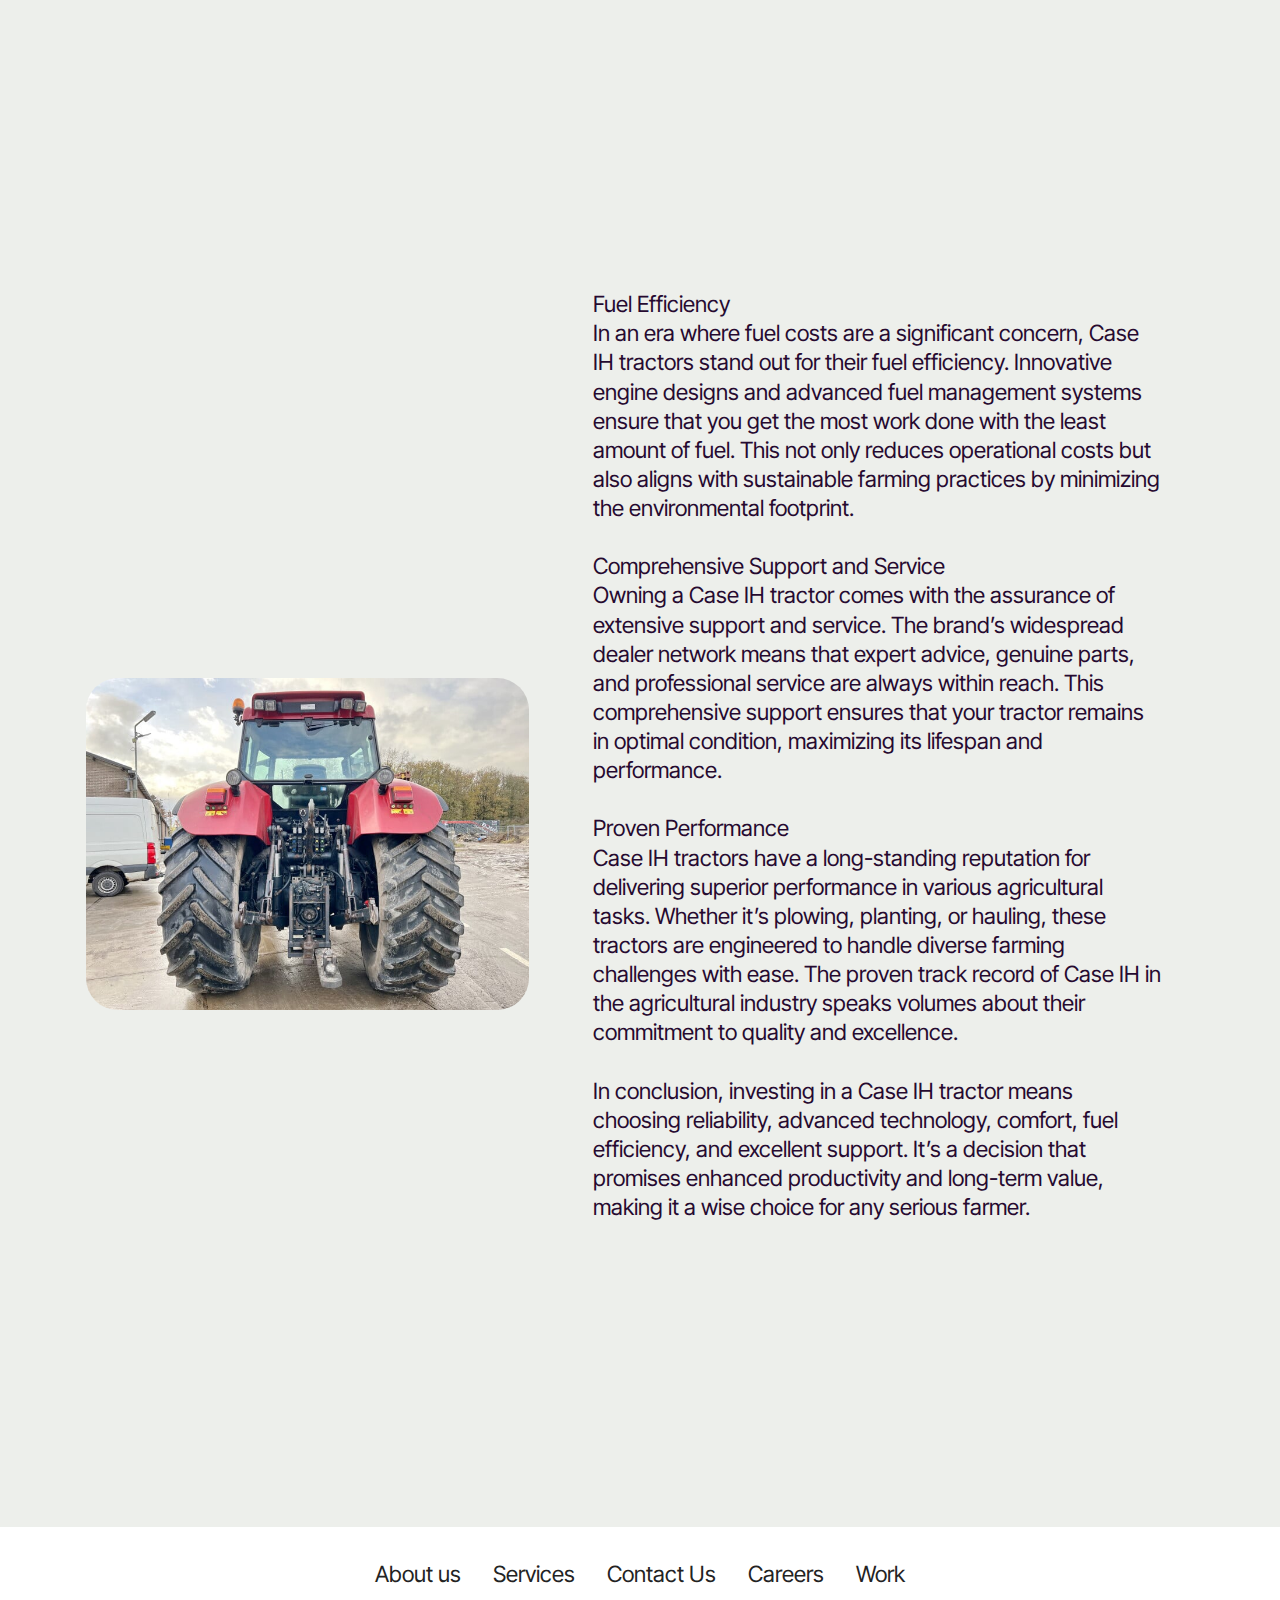
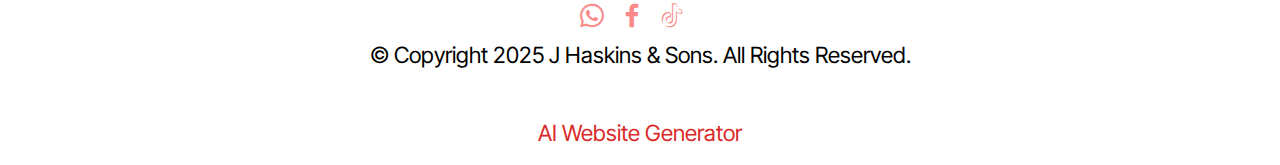
<file: page3.html>
<!DOCTYPE html>
<html  >
<head>
  <!-- Site made with Mobirise Website Builder v5.9.6, https://mobirise.com -->
  <meta charset="UTF-8">
  <meta http-equiv="X-UA-Compatible" content="IE=edge">
  <meta name="generator" content="Mobirise v5.9.6, mobirise.com">
  <meta name="viewport" content="width=device-width, initial-scale=1, minimum-scale=1">
  <link rel="shortcut icon" href="assets/images/0001-1-227x160.jpg" type="image/x-icon">
  <meta name="description" content="">
  
  
  <title>CASE</title>
  <link rel="stylesheet" href="assets/web/assets/mobirise-icons2/mobirise2.css">
  <link rel="stylesheet" href="assets/bootstrap/css/bootstrap.min.css">
  <link rel="stylesheet" href="assets/bootstrap/css/bootstrap-grid.min.css">
  <link rel="stylesheet" href="assets/bootstrap/css/bootstrap-reboot.min.css">
  <link rel="stylesheet" href="assets/dropdown/css/style.css">
  <link rel="stylesheet" href="assets/socicon/css/styles.css">
  <link rel="stylesheet" href="assets/theme/css/style.css">
  <link rel="preload" href="https://fonts.googleapis.com/css?family=Inter+Tight:100,200,300,400,500,600,700,800,900,100i,200i,300i,400i,500i,600i,700i,800i,900i&display=swap" as="style" onload="this.onload=null;this.rel='stylesheet'">
  <noscript><link rel="stylesheet" href="https://fonts.googleapis.com/css?family=Inter+Tight:100,200,300,400,500,600,700,800,900,100i,200i,300i,400i,500i,600i,700i,800i,900i&display=swap"></noscript>
  <link rel="preload" as="style" href="assets/mobirise/css/mbr-additional.css"><link rel="stylesheet" href="assets/mobirise/css/mbr-additional.css" type="text/css">

  
  
  
</head>
<body>
  
  <section data-bs-version="5.1" class="menu menu4 cid-tYOER2eWDV" once="menu" id="menu04-13">
	

	<nav class="navbar navbar-dropdown navbar-fixed-top navbar-expand-lg">
		<div class="container">
			<div class="navbar-brand">
				<span class="navbar-logo">
					<a href="https://mobiri.se">
						<img src="assets/images/0001-1-227x160.jpg" alt="Mobirise Website Builder" style="height: 5rem;">
					</a>
				</span>
				
			</div>
			<button class="navbar-toggler" type="button" data-toggle="collapse" data-bs-toggle="collapse" data-target="#navbarSupportedContent" data-bs-target="#navbarSupportedContent" aria-controls="navbarNavAltMarkup" aria-expanded="false" aria-label="Toggle navigation">
				<div class="hamburger">
					<span></span>
					<span></span>
					<span></span>
					<span></span>
				</div>
			</button>
			<div class="collapse navbar-collapse" id="navbarSupportedContent">
				<ul class="navbar-nav nav-dropdown" data-app-modern-menu="true"><li class="nav-item dropdown">
						<a class="nav-link link text-black dropdown-toggle display-4" href="https://mobiri.se" data-toggle="dropdown-submenu" data-bs-toggle="dropdown" data-bs-auto-close="outside" aria-expanded="false">About us</a><div class="dropdown-menu" aria-labelledby="dropdown-406"><a class="text-black dropdown-item text-primary display-4" href="page1.html">Our story</a><a class="text-black show dropdown-item display-4" href="https://mobiri.se">Legacy and Values</a></div>
					</li>
					<li class="nav-item dropdown">
						<a class="nav-link link text-black dropdown-toggle show display-4" href="https://mobiri.se" aria-expanded="false" data-toggle="dropdown-submenu" data-bs-toggle="dropdown" data-bs-auto-close="outside">Services</a><div class="dropdown-menu show" aria-labelledby="dropdown-738" data-bs-popper="none"><a class="text-black show dropdown-item display-4" href="https://mobiri.se">SPECIAL ORDERS</a><a class="text-black show dropdown-item display-4" href="https://mobiri.se">QUOTES</a><a class="text-black show dropdown-item display-4" href="https://mobiri.se">PROPERTY</a></div>
					</li><li class="nav-item"><a class="nav-link link text-black show display-4" href="https://mobiri.se">After sales</a></li>
					<li class="nav-item dropdown">
						<a class="nav-link link text-black dropdown-toggle display-4" href="https://mobiri.se" data-toggle="dropdown-submenu" data-bs-toggle="dropdown" data-bs-auto-close="outside" aria-expanded="false">Contacts</a><div class="dropdown-menu" aria-labelledby="dropdown-346"><a class="text-black dropdown-item text-primary display-4" href="page2.html" target="_blank">GABORONE</a><a class="text-black show dropdown-item display-4" href="https://mobiri.se">FRANCISTOWN</a><a class="text-black dropdown-item show display-4" href="https://mobiri.se" aria-expanded="false">MAUN</a><a class="text-black show dropdown-item display-4" href="https://mobiri.se">PALAPYE</a><a class="text-black show dropdown-item display-4" href="https://mobiri.se">KASANE</a><a class="text-black show dropdown-item display-4" href="https://mobiri.se">PANDAMATENGA</a></div>
					</li></ul>
				
				<div class="navbar-buttons mbr-section-btn"><a class="btn btn-primary display-4" href="page2.html" target="_blank">&nbsp;COUNTRY WIDE SPECIALS</a></div>
			</div>
		</div>
	</nav>
</section>

<section data-bs-version="5.1" class="article2 cid-ugtt0SbiZh" id="article02-16">
	

	
	

	<div class="container">
		<div class="row justify-content-center">
			<div class="col-12 col-md-12 col-lg-5 image-wrapper">
				<img class="w-100" src="assets/images/case20ih20logo-9f2584cdef79425fa871f59ca2df92ea-1036x1036.png" alt="Mobirise Website Builder">
			</div>
			<div class="col-12 col-md-12 col-lg">
				<div class="text-wrapper align-left">
					<h1 class="mbr-section-title mbr-fonts-style mb-4 display-2"><strong>Why You Should Buy a Case IH Tractor</strong></h1>
					<p class="mbr-text align-left mbr-fonts-style mb-4 display-7">
					When it comes to agricultural machinery, few brands command the respect and admiration that Case IH does. Renowned for their durability, efficiency, and cutting-edge technology, Case IH tractors are an investment in both productivity and peace of mind. Here’s why a Case IH tractor should be at the top of your list.&nbsp;<br><br><strong>Unmatched Reliability and Durability</strong><br>Case IH tractors are engineered to withstand the toughest farming conditions. Built with high-quality materials and robust construction, these tractors are designed to last. Farmers can rely on their Case IH tractors to perform consistently, minimizing downtime and maintenance costs. This reliability ensures that you can focus on what matters most—farming.<br></p>
					
				</div>
			</div>
		</div>
	</div>
</section>

<section data-bs-version="5.1" class="article4 cid-ugttnyxFRU" id="article04-17">
	

	
	

	<div class="container">
		<div class="row justify-content-center">
			<div class="col-12 col-md-12 col-lg-5 image-wrapper">
				<img class="w-100" src="assets/images/caseih-world-banner-min-1036x835.jpg" alt="Mobirise Website Builder">
			</div>
			<div class="col-12 col-md-12 col-lg">
				<div class="text-wrapper align-left">
					
					<p class="mbr-text mbr-fonts-style mb-4 display-7"><strong>Advanced Technology</strong><br>Case IH is at the forefront of agricultural innovation. Their tractors are equipped with the latest technology to enhance efficiency and productivity. Features such as precision farming tools, GPS guidance systems, and advanced telematics allow for more precise planting, fertilizing, and harvesting. This technological edge translates to better yields and optimized resource use, giving you more control over your farming operations.<br><br><strong>Superior Comfort and Ergonomics</strong><br>Long hours in the field require a tractor that’s not only powerful but also comfortable. Case IH tractors boast spacious, ergonomically designed cabins with adjustable seats, intuitive controls, and excellent visibility. The focus on operator comfort reduces fatigue and increases productivity, making those long days in the field more manageable and less strenuous.</p>
					
				</div>
			</div>
		</div>
	</div>
</section>

<section data-bs-version="5.1" class="article2 cid-ugttovAM4u" id="article02-18">
	

	
	

	<div class="container">
		<div class="row justify-content-center">
			<div class="col-12 col-md-12 col-lg-5 image-wrapper">
				<img class="w-100" src="assets/images/l-03-case-ih-cvx-170-bm5572-5-760x570.jpg" alt="Mobirise Website Builder">
			</div>
			<div class="col-12 col-md-12 col-lg">
				<div class="text-wrapper align-left">
					
					<p class="mbr-text align-left mbr-fonts-style mb-4 display-7">Fuel Efficiency<br>In an era where fuel costs are a significant concern, Case IH tractors stand out for their fuel efficiency. Innovative engine designs and advanced fuel management systems ensure that you get the most work done with the least amount of fuel. This not only reduces operational costs but also aligns with sustainable farming practices by minimizing the environmental footprint.<br><br>Comprehensive Support and Service<br>Owning a Case IH tractor comes with the assurance of extensive support and service. The brand’s widespread dealer network means that expert advice, genuine parts, and professional service are always within reach. This comprehensive support ensures that your tractor remains in optimal condition, maximizing its lifespan and performance.<br><br>Proven Performance<br>Case IH tractors have a long-standing reputation for delivering superior performance in various agricultural tasks. Whether it’s plowing, planting, or hauling, these tractors are engineered to handle diverse farming challenges with ease. The proven track record of Case IH in the agricultural industry speaks volumes about their commitment to quality and excellence.<br><br>In conclusion, investing in a Case IH tractor means choosing reliability, advanced technology, comfort, fuel efficiency, and excellent support. It’s a decision that promises enhanced productivity and long-term value, making it a wise choice for any serious farmer.<br><br><br><br><br><br></p>
					
				</div>
			</div>
		</div>
	</div>
</section>

<section data-bs-version="5.1" class="footer3 cid-u0e4dpstBZ" once="footers" id="footer3-14">

    

    

    <div class="container">
        <div class="media-container-row align-center mbr-white">
            <div class="row row-links">
                <ul class="foot-menu">
                    
                    
                    
                    
                    
                <li class="foot-menu-item mbr-fonts-style display-7">
                        <a class="text-black" href="#" target="_blank">About us</a>
                    </li><li class="foot-menu-item mbr-fonts-style display-7">
                        <a class="text-black" href="#" target="_blank">Services</a>
                    </li><li class="foot-menu-item mbr-fonts-style display-7">
                        <a class="text-black" href="#" target="_blank">Contact Us</a>
                    </li><li class="foot-menu-item mbr-fonts-style display-7">
                        <a class="text-black" href="#" target="_blank">Careers</a>
                    </li><li class="foot-menu-item mbr-fonts-style display-7">
                        <a class="text-black" href="#" target="_blank">Work</a>
                    </li></ul>
            </div>
            <div class="row social-row">
                <div class="social-list align-right pb-2">
                    
                    
                    
                    
                    
                    
                <div class="soc-item">
                        <a href="https://twitter.com/mobirise" target="_blank">
                            <span class="mbr-iconfont mbr-iconfont-social socicon-whatsapp socicon" style="color: rgb(244, 19, 19); fill: rgb(244, 19, 19);"></span>
                        </a>
                    </div><div class="soc-item">
                        <a href="https://www.facebook.com/pages/Mobirise/1616226671953247" target="_blank">
                            <span class="mbr-iconfont mbr-iconfont-social socicon-facebook socicon" style="color: rgb(244, 19, 19); fill: rgb(244, 19, 19);"></span>
                        </a>
                    </div><div class="soc-item">
                        <a href="https://www.youtube.com/c/mobirise" target="_blank">
                            <span class="mbr-iconfont mbr-iconfont-social socicon-tiktok socicon" style="color: rgb(244, 19, 19); fill: rgb(244, 19, 19);"></span>
                        </a>
                    </div></div>
            </div>
            <div class="row row-copirayt">
                <p class="mbr-text mb-0 mbr-fonts-style mbr-white align-center display-7">
                    © Copyright 2025 J Haskins &amp; Sons. All Rights Reserved.
                </p>
            </div>
        </div>
    </div>
</section><section class="display-7" style="padding: 0;align-items: center;justify-content: center;flex-wrap: wrap;    align-content: center;display: flex;position: relative;height: 4rem;"><a href="https://mobiri.se/497682" style="flex: 1 1;height: 4rem;position: absolute;width: 100%;z-index: 1;"><img alt="" style="height: 4rem;" src="[data-uri]"></a><p style="margin: 0;text-align: center;" class="display-7">&#8204;</p><a style="z-index:1" href="https://mobirise.com/builder/ai-website-generator.html">AI Website Generator</a></section><script src="assets/bootstrap/js/bootstrap.bundle.min.js"></script>  <script src="assets/smoothscroll/smooth-scroll.js"></script>  <script src="assets/ytplayer/index.js"></script>  <script src="assets/dropdown/js/navbar-dropdown.js"></script>  <script src="assets/theme/js/script.js"></script>  
  
  
</body>
</html>
</file>
<file: assets/web/assets/mobirise-icons2/mobirise2.css>
@font-face {
  font-family: 'Moririse2';
  font-display: swap;
  src:  url('mobirise2.eot?f2bix4');
  src:  url('mobirise2.eot?f2bix4#iefix') format('embedded-opentype'),
    url('mobirise2.ttf?f2bix4') format('truetype'),
    url('mobirise2.woff?f2bix4') format('woff'),
    url('mobirise2.svg?f2bix4#mobirise2') format('svg');
  font-weight: normal;
  font-style: normal;
}

[class^="mobi-"], [class*=" mobi-"] {
  /* use !important to prevent issues with browser extensions that change fonts */
  font-family: 'Moririse2' !important;
  speak: none;
  font-style: normal;
  font-weight: normal;
  font-variant: normal;
  text-transform: none;
  line-height: 1;

  /* Better Font Rendering =========== */
  -webkit-font-smoothing: antialiased;
  -moz-osx-font-smoothing: grayscale;
}

.mobi-mbri-add-submenu:before {
  content: "\e900";
}
.mobi-mbri-alert:before {
  content: "\e901";
}
.mobi-mbri-align-center:before {
  content: "\e902";
}
.mobi-mbri-align-justify:before {
  content: "\e903";
}
.mobi-mbri-align-left:before {
  content: "\e904";
}
.mobi-mbri-align-right:before {
  content: "\e905";
}
.mobi-mbri-android:before {
  content: "\e906";
}
.mobi-mbri-apple:before {
  content: "\e907";
}
.mobi-mbri-arrow-down:before {
  content: "\e908";
}
.mobi-mbri-arrow-next:before {
  content: "\e909";
}
.mobi-mbri-arrow-prev:before {
  content: "\e90a";
}
.mobi-mbri-arrow-up:before {
  content: "\e90b";
}
.mobi-mbri-bold:before {
  content: "\e90c";
}
.mobi-mbri-bookmark:before {
  content: "\e90d";
}
.mobi-mbri-bootstrap:before {
  content: "\e90e";
}
.mobi-mbri-briefcase:before {
  content: "\e90f";
}
.mobi-mbri-browse:before {
  content: "\e910";
}
.mobi-mbri-bulleted-list:before {
  content: "\e911";
}
.mobi-mbri-calendar:before {
  content: "\e912";
}
.mobi-mbri-camera:before {
  content: "\e913";
}
.mobi-mbri-cart-add:before {
  content: "\e914";
}
.mobi-mbri-cart-full:before {
  content: "\e915";
}
.mobi-mbri-cash:before {
  content: "\e916";
}
.mobi-mbri-change-style:before {
  content: "\e917";
}
.mobi-mbri-chat:before {
  content: "\e918";
}
.mobi-mbri-clock:before {
  content: "\e919";
}
.mobi-mbri-close:before {
  content: "\e91a";
}
.mobi-mbri-cloud:before {
  content: "\e91b";
}
.mobi-mbri-code:before {
  content: "\e91c";
}
.mobi-mbri-contact-form:before {
  content: "\e91d";
}
.mobi-mbri-credit-card:before {
  content: "\e91e";
}
.mobi-mbri-cursor-click:before {
  content: "\e91f";
}
.mobi-mbri-cust-feedback:before {
  content: "\e920";
}
.mobi-mbri-database:before {
  content: "\e921";
}
.mobi-mbri-delivery:before {
  content: "\e922";
}
.mobi-mbri-desktop:before {
  content: "\e923";
}
.mobi-mbri-devices:before {
  content: "\e924";
}
.mobi-mbri-down:before {
  content: "\e925";
}
.mobi-mbri-download-2:before {
  content: "\e926";
}
.mobi-mbri-download:before {
  content: "\e927";
}
.mobi-mbri-drag-n-drop-2:before {
  content: "\e928";
}
.mobi-mbri-drag-n-drop:before {
  content: "\e929";
}
.mobi-mbri-edit-2:before {
  content: "\e92a";
}
.mobi-mbri-edit:before {
  content: "\e92b";
}
.mobi-mbri-error:before {
  content: "\e92c";
}
.mobi-mbri-extension:before {
  content: "\e92d";
}
.mobi-mbri-features:before {
  content: "\e92e";
}
.mobi-mbri-file:before {
  content: "\e92f";
}
.mobi-mbri-flag:before {
  content: "\e930";
}
.mobi-mbri-folder:before {
  content: "\e931";
}
.mobi-mbri-gift:before {
  content: "\e932";
}
.mobi-mbri-github:before {
  content: "\e933";
}
.mobi-mbri-globe-2:before {
  content: "\e934";
}
.mobi-mbri-globe:before {
  content: "\e935";
}
.mobi-mbri-growing-chart:before {
  content: "\e936";
}
.mobi-mbri-hearth:before {
  content: "\e937";
}
.mobi-mbri-help:before {
  content: "\e938";
}
.mobi-mbri-home:before {
  content: "\e939";
}
.mobi-mbri-hot-cup:before {
  content: "\e93a";
}
.mobi-mbri-idea:before {
  content: "\e93b";
}
.mobi-mbri-image-gallery:before {
  content: "\e93c";
}
.mobi-mbri-image-slider:before {
  content: "\e93d";
}
.mobi-mbri-info:before {
  content: "\e93e";
}
.mobi-mbri-italic:before {
  content: "\e93f";
}
.mobi-mbri-key:before {
  content: "\e940";
}
.mobi-mbri-laptop:before {
  content: "\e941";
}
.mobi-mbri-layers:before {
  content: "\e942";
}
.mobi-mbri-left-right:before {
  content: "\e943";
}
.mobi-mbri-left:before {
  content: "\e944";
}
.mobi-mbri-letter:before {
  content: "\e945";
}
.mobi-mbri-like:before {
  content: "\e946";
}
.mobi-mbri-link:before {
  content: "\e947";
}
.mobi-mbri-lock:before {
  content: "\e948";
}
.mobi-mbri-login:before {
  content: "\e949";
}
.mobi-mbri-logout:before {
  content: "\e94a";
}
.mobi-mbri-magic-stick:before {
  content: "\e94b";
}
.mobi-mbri-map-pin:before {
  content: "\e94c";
}
.mobi-mbri-menu:before {
  content: "\e94d";
}
.mobi-mbri-mobile-2:before {
  content: "\e94e";
}
.mobi-mbri-mobile-horizontal:before {
  content: "\e94f";
}
.mobi-mbri-mobile:before {
  content: "\e950";
}
.mobi-mbri-mobirise:before {
  content: "\e951";
}
.mobi-mbri-more-horizontal:before {
  content: "\e952";
}
.mobi-mbri-more-vertical:before {
  content: "\e953";
}
.mobi-mbri-music:before {
  content: "\e954";
}
.mobi-mbri-new-file:before {
  content: "\e955";
}
.mobi-mbri-numbered-list:before {
  content: "\e956";
}
.mobi-mbri-opened-folder:before {
  content: "\e957";
}
.mobi-mbri-pages:before {
  content: "\e958";
}
.mobi-mbri-paper-plane:before {
  content: "\e959";
}
.mobi-mbri-paperclip:before {
  content: "\e95a";
}
.mobi-mbri-phone:before {
  content: "\e95b";
}
.mobi-mbri-photo:before {
  content: "\e95c";
}
.mobi-mbri-photos:before {
  content: "\e95d";
}
.mobi-mbri-pin:before {
  content: "\e95e";
}
.mobi-mbri-play:before {
  content: "\e95f";
}
.mobi-mbri-plus:before {
  content: "\e960";
}
.mobi-mbri-preview:before {
  content: "\e961";
}
.mobi-mbri-print:before {
  content: "\e962";
}
.mobi-mbri-protect:before {
  content: "\e963";
}
.mobi-mbri-question:before {
  content: "\e964";
}
.mobi-mbri-quote-left:before {
  content: "\e965";
}
.mobi-mbri-quote-right:before {
  content: "\e966";
}
.mobi-mbri-redo:before {
  content: "\e967";
}
.mobi-mbri-refresh:before {
  content: "\e968";
}
.mobi-mbri-responsive-2:before {
  content: "\e969";
}
.mobi-mbri-responsive:before {
  content: "\e96a";
}
.mobi-mbri-right:before {
  content: "\e96b";
}
.mobi-mbri-rocket:before {
  content: "\e96c";
}
.mobi-mbri-sad-face:before {
  content: "\e96d";
}
.mobi-mbri-sale:before {
  content: "\e96e";
}
.mobi-mbri-save:before {
  content: "\e96f";
}
.mobi-mbri-search:before {
  content: "\e970";
}
.mobi-mbri-setting-2:before {
  content: "\e971";
}
.mobi-mbri-setting-3:before {
  content: "\e972";
}
.mobi-mbri-setting:before {
  content: "\e973";
}
.mobi-mbri-share:before {
  content: "\e974";
}
.mobi-mbri-shopping-bag:before {
  content: "\e975";
}
.mobi-mbri-shopping-basket:before {
  content: "\e976";
}
.mobi-mbri-shopping-cart:before {
  content: "\e977";
}
.mobi-mbri-sites:before {
  content: "\e978";
}
.mobi-mbri-smile-face:before {
  content: "\e979";
}
.mobi-mbri-speed:before {
  content: "\e97a";
}
.mobi-mbri-star:before {
  content: "\e97b";
}
.mobi-mbri-success:before {
  content: "\e97c";
}
.mobi-mbri-sun:before {
  content: "\e97d";
}
.mobi-mbri-sun2:before {
  content: "\e97e";
}
.mobi-mbri-tablet-vertical:before {
  content: "\e97f";
}
.mobi-mbri-tablet:before {
  content: "\e980";
}
.mobi-mbri-target:before {
  content: "\e981";
}
.mobi-mbri-timer:before {
  content: "\e982";
}
.mobi-mbri-to-ftp:before {
  content: "\e983";
}
.mobi-mbri-to-local-drive:before {
  content: "\e984";
}
.mobi-mbri-touch-swipe:before {
  content: "\e985";
}
.mobi-mbri-touch:before {
  content: "\e986";
}
.mobi-mbri-trash:before {
  content: "\e987";
}
.mobi-mbri-underline:before {
  content: "\e988";
}
.mobi-mbri-undo:before {
  content: "\e989";
}
.mobi-mbri-unlink:before {
  content: "\e98a";
}
.mobi-mbri-unlock:before {
  content: "\e98b";
}
.mobi-mbri-up-down:before {
  content: "\e98c";
}
.mobi-mbri-up:before {
  content: "\e98d";
}
.mobi-mbri-update:before {
  content: "\e98e";
}
.mobi-mbri-upload-2:before {
  content: "\e98f";
}
.mobi-mbri-upload:before {
  content: "\e990";
}
.mobi-mbri-user-2:before {
  content: "\e991";
}
.mobi-mbri-user:before {
  content: "\e992";
}
.mobi-mbri-users:before {
  content: "\e993";
}
.mobi-mbri-video-play:before {
  content: "\e994";
}
.mobi-mbri-video:before {
  content: "\e995";
}
.mobi-mbri-watch:before {
  content: "\e996";
}
.mobi-mbri-website-theme-2:before {
  content: "\e997";
}
.mobi-mbri-website-theme:before {
  content: "\e998";
}
.mobi-mbri-wifi:before {
  content: "\e999";
}
.mobi-mbri-windows:before {
  content: "\e99a";
}
.mobi-mbri-zoom-in:before {
  content: "\e99b";
}
.mobi-mbri-zoom-out:before {
  content: "\e99c";
}
</file>
<file: assets/parallax/jarallax.css>
.jarallax {
    position: relative;
    z-index: 0;
}
.jarallax > .jarallax-img {
    position: absolute;
    object-fit: cover;
    /* support for plugin https://github.com/bfred-it/object-fit-images */
    font-family: 'object-fit: cover;';
    top: 0;
    left: 0;
    width: 100%;
    height: 100%;
    z-index: -1;
}
</file>
<file: assets/dropdown/css/style.css>
.navbar-dropdown {
  left: 0;
  padding: 0;
  position: absolute;
  right: 0;
  top: 0;
  transition: all 0.45s ease;
  z-index: 1030;
  background: #282828; }
  .navbar-dropdown .navbar-logo {
    margin-right: 0.8rem;
    transition: margin 0.3s ease-in-out;
    vertical-align: middle; }
    .navbar-dropdown .navbar-logo img {
      height: 3.125rem;
      transition: all 0.3s ease-in-out; }
    .navbar-dropdown .navbar-logo.mbr-iconfont {
      font-size: 3.125rem;
      line-height: 3.125rem; }
  .navbar-dropdown .navbar-caption {
    font-weight: 700;
    white-space: normal;
    vertical-align: -4px;
    line-height: 3.125rem !important; }
    .navbar-dropdown .navbar-caption, .navbar-dropdown .navbar-caption:hover {
      color: inherit;
      text-decoration: none; }
  .navbar-dropdown .mbr-iconfont + .navbar-caption {
    vertical-align: -1px; }
  .navbar-dropdown.navbar-fixed-top {
    position: fixed; }
  .navbar-dropdown .navbar-brand span {
    vertical-align: -4px; }
  .navbar-dropdown.bg-color.transparent {
    background: none; }
  .navbar-dropdown.navbar-short .navbar-brand {
    padding: 0.625rem 0; }
    .navbar-dropdown.navbar-short .navbar-brand span {
      vertical-align: -1px; }
  .navbar-dropdown.navbar-short .navbar-caption {
    line-height: 2.375rem !important;
    vertical-align: -2px; }
  .navbar-dropdown.navbar-short .navbar-logo {
    margin-right: 0.5rem; }
    .navbar-dropdown.navbar-short .navbar-logo img {
      height: 2.375rem; }
    .navbar-dropdown.navbar-short .navbar-logo.mbr-iconfont {
      font-size: 2.375rem;
      line-height: 2.375rem; }
  .navbar-dropdown.navbar-short .mbr-table-cell {
    height: 3.625rem; }
  .navbar-dropdown .navbar-close {
    left: 0.6875rem;
    position: fixed;
    top: 0.75rem;
    z-index: 1000; }
  .navbar-dropdown .hamburger-icon {
    content: "";
    display: inline-block;
    vertical-align: middle;
    width: 16px;
    -webkit-box-shadow: 0 -6px 0 1px #282828,0 0 0 1px #282828,0 6px 0 1px #282828;
    -moz-box-shadow: 0 -6px 0 1px #282828,0 0 0 1px #282828,0 6px 0 1px #282828;
    box-shadow: 0 -6px 0 1px #282828,0 0 0 1px #282828,0 6px 0 1px #282828; }

.dropdown-menu .dropdown-toggle[data-toggle="dropdown-submenu"]::after {
  border-bottom: 0.35em solid transparent;
  border-left: 0.35em solid;
  border-right: 0;
  border-top: 0.35em solid transparent;
  margin-left: 0.3rem; }

.dropdown-menu .dropdown-item:focus {
  outline: 0; }

.nav-dropdown {
  font-size: 0.75rem;
  font-weight: 500;
  height: auto !important; }
  .nav-dropdown .nav-btn {
    padding-left: 1rem; }
  .nav-dropdown .link {
    margin: .667em 1.667em;
    font-weight: 500;
    padding: 0;
    transition: color .2s ease-in-out; }
    .nav-dropdown .link.dropdown-toggle {
      margin-right: 2.583em; }
      .nav-dropdown .link.dropdown-toggle::after {
        margin-left: .25rem;
        border-top: 0.35em solid;
        border-right: 0.35em solid transparent;
        border-left: 0.35em solid transparent;
        border-bottom: 0; }
      .nav-dropdown .link.dropdown-toggle[aria-expanded="true"] {
        margin: 0;
        padding: 0.667em 3.263em  0.667em 1.667em; }
  .nav-dropdown .link::after,
  .nav-dropdown .dropdown-item::after {
    color: inherit; }
  .nav-dropdown .btn {
    font-size: 0.75rem;
    font-weight: 700;
    letter-spacing: 0;
    margin-bottom: 0;
    padding-left: 1.25rem;
    padding-right: 1.25rem; }
  .nav-dropdown .dropdown-menu {
    border-radius: 0;
    border: 0;
    left: 0;
    margin: 0;
    padding-bottom: 1.25rem;
    padding-top: 1.25rem;
    position: relative; }
  .nav-dropdown .dropdown-submenu {
    margin-left: 0.125rem;
    top: 0; }
  .nav-dropdown .dropdown-item {
    font-weight: 500;
    line-height: 2;
    padding: 0.3846em 4.615em 0.3846em 1.5385em;
    position: relative;
    transition: color .2s ease-in-out, background-color .2s ease-in-out; }
    .nav-dropdown .dropdown-item::after {
      margin-top: -0.3077em;
      position: absolute;
      right: 1.1538em;
      top: 50%; }
    .nav-dropdown .dropdown-item:focus, .nav-dropdown .dropdown-item:hover {
      background: none; }

@media (max-width: 767px) {
  .nav-dropdown.navbar-toggleable-sm {
    bottom: 0;
    display: none;
    left: 0;
    overflow-x: hidden;
    position: fixed;
    top: 0;
    transform: translateX(-100%);
    -ms-transform: translateX(-100%);
    -webkit-transform: translateX(-100%);
    width: 18.75rem;
    z-index: 999; } }
.nav-dropdown.navbar-toggleable-xl {
  bottom: 0;
  display: none;
  left: 0;
  overflow-x: hidden;
  position: fixed;
  top: 0;
  transform: translateX(-100%);
  -ms-transform: translateX(-100%);
  -webkit-transform: translateX(-100%);
  width: 18.75rem;
  z-index: 999; }

.nav-dropdown-sm {
  display: block !important;
  overflow-x: hidden;
  overflow: auto;
  padding-top: 3.875rem; }
  .nav-dropdown-sm::after {
    content: "";
    display: block;
    height: 3rem;
    width: 100%; }
  .nav-dropdown-sm.collapse.in ~ .navbar-close {
    display: block !important; }
  .nav-dropdown-sm.collapsing, .nav-dropdown-sm.collapse.in {
    transform: translateX(0);
    -ms-transform: translateX(0);
    -webkit-transform: translateX(0);
    transition: all 0.25s ease-out;
    -webkit-transition: all 0.25s ease-out;
    background: #282828; }
  .nav-dropdown-sm.collapsing[aria-expanded="false"] {
    transform: translateX(-100%);
    -ms-transform: translateX(-100%);
    -webkit-transform: translateX(-100%); }
  .nav-dropdown-sm .nav-item {
    display: block;
    margin-left: 0 !important;
    padding-left: 0; }
  .nav-dropdown-sm .link,
  .nav-dropdown-sm .dropdown-item {
    border-top: 1px dotted rgba(255, 255, 255, 0.1);
    font-size: 0.8125rem;
    line-height: 1.6;
    margin: 0 !important;
    padding: 0.875rem 2.4rem 0.875rem 1.5625rem !important;
    position: relative;
    white-space: normal; }
    .nav-dropdown-sm .link:focus, .nav-dropdown-sm .link:hover,
    .nav-dropdown-sm .dropdown-item:focus,
    .nav-dropdown-sm .dropdown-item:hover {
      background: rgba(0, 0, 0, 0.2) !important;
      color: #c0a375; }
  .nav-dropdown-sm .nav-btn {
    position: relative;
    padding: 1.5625rem 1.5625rem 0 1.5625rem; }
    .nav-dropdown-sm .nav-btn::before {
      border-top: 1px dotted rgba(255, 255, 255, 0.1);
      content: "";
      left: 0;
      position: absolute;
      top: 0;
      width: 100%; }
    .nav-dropdown-sm .nav-btn + .nav-btn {
      padding-top: 0.625rem; }
      .nav-dropdown-sm .nav-btn + .nav-btn::before {
        display: none; }
  .nav-dropdown-sm .btn {
    padding: 0.625rem 0; }
  .nav-dropdown-sm .dropdown-toggle[data-toggle="dropdown-submenu"]::after {
    margin-left: .25rem;
    border-top: 0.35em solid;
    border-right: 0.35em solid transparent;
    border-left: 0.35em solid transparent;
    border-bottom: 0; }
  .nav-dropdown-sm .dropdown-toggle[data-toggle="dropdown-submenu"][aria-expanded="true"]::after {
    border-top: 0;
    border-right: 0.35em solid transparent;
    border-left: 0.35em solid transparent;
    border-bottom: 0.35em solid; }
  .nav-dropdown-sm .dropdown-menu {
    margin: 0;
    padding: 0;
    position: relative;
    top: 0;
    left: 0;
    width: 100%;
    border: 0;
    float: none;
    border-radius: 0;
    background: none; }
  .nav-dropdown-sm .dropdown-submenu {
    left: 100%;
    margin-left: 0.125rem;
    margin-top: -1.25rem;
    top: 0; }

.navbar-toggleable-sm .nav-dropdown .dropdown-menu {
  position: absolute; }

.navbar-toggleable-sm .nav-dropdown .dropdown-submenu {
  left: 100%;
  margin-left: 0.125rem;
  margin-top: -1.25rem;
  top: 0; }

.navbar-toggleable-sm.opened .nav-dropdown .dropdown-menu {
  position: relative; }

.navbar-toggleable-sm.opened .nav-dropdown .dropdown-submenu {
  left: 0;
  margin-left: 00rem;
  margin-top: 0rem;
  top: 0; }

.is-builder .nav-dropdown.collapsing {
  transition: none !important; }
</file>
<file: assets/socicon/css/styles.css>
@charset "UTF-8";

@font-face {
  font-family: 'Socicon';
  src:  url('../fonts/socicon.eot');
  src:  url('../fonts/socicon.eot?#iefix') format('embedded-opentype'),
    url('../fonts/socicon.woff2') format('woff2'),
    url('../fonts/socicon.ttf') format('truetype'),
    url('../fonts/socicon.woff') format('woff'),
    url('../fonts/socicon.svg#socicon') format('svg');
  font-weight: normal;
  font-style: normal;
  font-display: swap;
}

[data-icon]:before {
  font-family: "socicon" !important;
  content: attr(data-icon);
  font-style: normal !important;
  font-weight: normal !important;
  font-variant: normal !important;
  text-transform: none !important;
  speak: none;
  line-height: 1;
  -webkit-font-smoothing: antialiased;
  -moz-osx-font-smoothing: grayscale;
}

[class^="socicon-"], [class*=" socicon-"] {
  /* use !important to prevent issues with browser extensions that change fonts */
  font-family: 'Socicon' !important;
  speak: none;
  font-style: normal;
  font-weight: normal;
  font-variant: normal;
  text-transform: none;
  line-height: 1;

  /* Better Font Rendering =========== */
  -webkit-font-smoothing: antialiased;
  -moz-osx-font-smoothing: grayscale;
}

.socicon-eitaa:before {
  content: "\e97c";
}
.socicon-soroush:before {
  content: "\e97d";
}
.socicon-bale:before {
  content: "\e97e";
}
.socicon-zazzle:before {
  content: "\e97b";
}
.socicon-society6:before {
  content: "\e97a";
}
.socicon-redbubble:before {
  content: "\e979";
}
.socicon-avvo:before {
  content: "\e978";
}
.socicon-stitcher:before {
  content: "\e977";
}
.socicon-googlehangouts:before {
  content: "\e974";
}
.socicon-dlive:before {
  content: "\e975";
}
.socicon-vsco:before {
  content: "\e976";
}
.socicon-flipboard:before {
  content: "\e973";
}
.socicon-ubuntu:before {
  content: "\e958";
}
.socicon-artstation:before {
  content: "\e959";
}
.socicon-invision:before {
  content: "\e95a";
}
.socicon-torial:before {
  content: "\e95b";
}
.socicon-collectorz:before {
  content: "\e95c";
}
.socicon-seenthis:before {
  content: "\e95d";
}
.socicon-googleplaymusic:before {
  content: "\e95e";
}
.socicon-debian:before {
  content: "\e95f";
}
.socicon-filmfreeway:before {
  content: "\e960";
}
.socicon-gnome:before {
  content: "\e961";
}
.socicon-itchio:before {
  content: "\e962";
}
.socicon-jamendo:before {
  content: "\e963";
}
.socicon-mix:before {
  content: "\e964";
}
.socicon-sharepoint:before {
  content: "\e965";
}
.socicon-tinder:before {
  content: "\e966";
}
.socicon-windguru:before {
  content: "\e967";
}
.socicon-cdbaby:before {
  content: "\e968";
}
.socicon-elementaryos:before {
  content: "\e969";
}
.socicon-stage32:before {
  content: "\e96a";
}
.socicon-tiktok:before {
  content: "\e96b";
}
.socicon-gitter:before {
  content: "\e96c";
}
.socicon-letterboxd:before {
  content: "\e96d";
}
.socicon-threema:before {
  content: "\e96e";
}
.socicon-splice:before {
  content: "\e96f";
}
.socicon-metapop:before {
  content: "\e970";
}
.socicon-naver:before {
  content: "\e971";
}
.socicon-remote:before {
  content: "\e972";
}
.socicon-internet:before {
  content: "\e957";
}
.socicon-moddb:before {
  content: "\e94b";
}
.socicon-indiedb:before {
  content: "\e94c";
}
.socicon-traxsource:before {
  content: "\e94d";
}
.socicon-gamefor:before {
  content: "\e94e";
}
.socicon-pixiv:before {
  content: "\e94f";
}
.socicon-myanimelist:before {
  content: "\e950";
}
.socicon-blackberry:before {
  content: "\e951";
}
.socicon-wickr:before {
  content: "\e952";
}
.socicon-spip:before {
  content: "\e953";
}
.socicon-napster:before {
  content: "\e954";
}
.socicon-beatport:before {
  content: "\e955";
}
.socicon-hackerone:before {
  content: "\e956";
}
.socicon-hackernews:before {
  content: "\e946";
}
.socicon-smashwords:before {
  content: "\e947";
}
.socicon-kobo:before {
  content: "\e948";
}
.socicon-bookbub:before {
  content: "\e949";
}
.socicon-mailru:before {
  content: "\e94a";
}
.socicon-gitlab:before {
  content: "\e945";
}
.socicon-instructables:before {
  content: "\e944";
}
.socicon-portfolio:before {
  content: "\e943";
}
.socicon-codered:before {
  content: "\e940";
}
.socicon-origin:before {
  content: "\e941";
}
.socicon-nextdoor:before {
  content: "\e942";
}
.socicon-udemy:before {
  content: "\e93f";
}
.socicon-livemaster:before {
  content: "\e93e";
}
.socicon-crunchbase:before {
  content: "\e93b";
}
.socicon-homefy:before {
  content: "\e93c";
}
.socicon-calendly:before {
  content: "\e93d";
}
.socicon-realtor:before {
  content: "\e90f";
}
.socicon-tidal:before {
  content: "\e910";
}
.socicon-qobuz:before {
  content: "\e911";
}
.socicon-natgeo:before {
  content: "\e912";
}
.socicon-mastodon:before {
  content: "\e913";
}
.socicon-unsplash:before {
  content: "\e914";
}
.socicon-homeadvisor:before {
  content: "\e915";
}
.socicon-angieslist:before {
  content: "\e916";
}
.socicon-codepen:before {
  content: "\e917";
}
.socicon-slack:before {
  content: "\e918";
}
.socicon-openaigym:before {
  content: "\e919";
}
.socicon-logmein:before {
  content: "\e91a";
}
.socicon-fiverr:before {
  content: "\e91b";
}
.socicon-gotomeeting:before {
  content: "\e91c";
}
.socicon-aliexpress:before {
  content: "\e91d";
}
.socicon-guru:before {
  content: "\e91e";
}
.socicon-appstore:before {
  content: "\e91f";
}
.socicon-homes:before {
  content: "\e920";
}
.socicon-zoom:before {
  content: "\e921";
}
.socicon-alibaba:before {
  content: "\e922";
}
.socicon-craigslist:before {
  content: "\e923";
}
.socicon-wix:before {
  content: "\e924";
}
.socicon-redfin:before {
  content: "\e925";
}
.socicon-googlecalendar:before {
  content: "\e926";
}
.socicon-shopify:before {
  content: "\e927";
}
.socicon-freelancer:before {
  content: "\e928";
}
.socicon-seedrs:before {
  content: "\e929";
}
.socicon-bing:before {
  content: "\e92a";
}
.socicon-doodle:before {
  content: "\e92b";
}
.socicon-bonanza:before {
  content: "\e92c";
}
.socicon-squarespace:before {
  content: "\e92d";
}
.socicon-toptal:before {
  content: "\e92e";
}
.socicon-gust:before {
  content: "\e92f";
}
.socicon-ask:before {
  content: "\e930";
}
.socicon-trulia:before {
  content: "\e931";
}
.socicon-loomly:before {
  content: "\e932";
}
.socicon-ghost:before {
  content: "\e933";
}
.socicon-upwork:before {
  content: "\e934";
}
.socicon-fundable:before {
  content: "\e935";
}
.socicon-booking:before {
  content: "\e936";
}
.socicon-googlemaps:before {
  content: "\e937";
}
.socicon-zillow:before {
  content: "\e938";
}
.socicon-niconico:before {
  content: "\e939";
}
.socicon-toneden:before {
  content: "\e93a";
}
.socicon-augment:before {
  content: "\e908";
}
.socicon-bitbucket:before {
  content: "\e909";
}
.socicon-fyuse:before {
  content: "\e90a";
}
.socicon-yt-gaming:before {
  content: "\e90b";
}
.socicon-sketchfab:before {
  content: "\e90c";
}
.socicon-mobcrush:before {
  content: "\e90d";
}
.socicon-microsoft:before {
  content: "\e90e";
}
.socicon-pandora:before {
  content: "\e907";
}
.socicon-messenger:before {
  content: "\e906";
}
.socicon-gamewisp:before {
  content: "\e905";
}
.socicon-bloglovin:before {
  content: "\e904";
}
.socicon-tunein:before {
  content: "\e903";
}
.socicon-gamejolt:before {
  content: "\e901";
}
.socicon-trello:before {
  content: "\e902";
}
.socicon-spreadshirt:before {
  content: "\e900";
}
.socicon-500px:before {
  content: "\e000";
}
.socicon-8tracks:before {
  content: "\e001";
}
.socicon-airbnb:before {
  content: "\e002";
}
.socicon-alliance:before {
  content: "\e003";
}
.socicon-amazon:before {
  content: "\e004";
}
.socicon-amplement:before {
  content: "\e005";
}
.socicon-android:before {
  content: "\e006";
}
.socicon-angellist:before {
  content: "\e007";
}
.socicon-apple:before {
  content: "\e008";
}
.socicon-appnet:before {
  content: "\e009";
}
.socicon-baidu:before {
  content: "\e00a";
}
.socicon-bandcamp:before {
  content: "\e00b";
}
.socicon-battlenet:before {
  content: "\e00c";
}
.socicon-mixer:before {
  content: "\e00d";
}
.socicon-bebee:before {
  content: "\e00e";
}
.socicon-bebo:before {
  content: "\e00f";
}
.socicon-behance:before {
  content: "\e010";
}
.socicon-blizzard:before {
  content: "\e011";
}
.socicon-blogger:before {
  content: "\e012";
}
.socicon-buffer:before {
  content: "\e013";
}
.socicon-chrome:before {
  content: "\e014";
}
.socicon-coderwall:before {
  content: "\e015";
}
.socicon-curse:before {
  content: "\e016";
}
.socicon-dailymotion:before {
  content: "\e017";
}
.socicon-deezer:before {
  content: "\e018";
}
.socicon-delicious:before {
  content: "\e019";
}
.socicon-deviantart:before {
  content: "\e01a";
}
.socicon-diablo:before {
  content: "\e01b";
}
.socicon-digg:before {
  content: "\e01c";
}
.socicon-discord:before {
  content: "\e01d";
}
.socicon-disqus:before {
  content: "\e01e";
}
.socicon-douban:before {
  content: "\e01f";
}
.socicon-draugiem:before {
  content: "\e020";
}
.socicon-dribbble:before {
  content: "\e021";
}
.socicon-drupal:before {
  content: "\e022";
}
.socicon-ebay:before {
  content: "\e023";
}
.socicon-ello:before {
  content: "\e024";
}
.socicon-endomodo:before {
  content: "\e025";
}
.socicon-envato:before {
  content: "\e026";
}
.socicon-etsy:before {
  content: "\e027";
}
.socicon-facebook:before {
  content: "\e028";
}
.socicon-feedburner:before {
  content: "\e029";
}
.socicon-filmweb:before {
  content: "\e02a";
}
.socicon-firefox:before {
  content: "\e02b";
}
.socicon-flattr:before {
  content: "\e02c";
}
.socicon-flickr:before {
  content: "\e02d";
}
.socicon-formulr:before {
  content: "\e02e";
}
.socicon-forrst:before {
  content: "\e02f";
}
.socicon-foursquare:before {
  content: "\e030";
}
.socicon-friendfeed:before {
  content: "\e031";
}
.socicon-github:before {
  content: "\e032";
}
.socicon-goodreads:before {
  content: "\e033";
}
.socicon-google:before {
  content: "\e034";
}
.socicon-googlescholar:before {
  content: "\e035";
}
.socicon-googlegroups:before {
  content: "\e036";
}
.socicon-googlephotos:before {
  content: "\e037";
}
.socicon-googleplus:before {
  content: "\e038";
}
.socicon-grooveshark:before {
  content: "\e039";
}
.socicon-hackerrank:before {
  content: "\e03a";
}
.socicon-hearthstone:before {
  content: "\e03b";
}
.socicon-hellocoton:before {
  content: "\e03c";
}
.socicon-heroes:before {
  content: "\e03d";
}
.socicon-smashcast:before {
  content: "\e03e";
}
.socicon-horde:before {
  content: "\e03f";
}
.socicon-houzz:before {
  content: "\e040";
}
.socicon-icq:before {
  content: "\e041";
}
.socicon-identica:before {
  content: "\e042";
}
.socicon-imdb:before {
  content: "\e043";
}
.socicon-instagram:before {
  content: "\e044";
}
.socicon-issuu:before {
  content: "\e045";
}
.socicon-istock:before {
  content: "\e046";
}
.socicon-itunes:before {
  content: "\e047";
}
.socicon-keybase:before {
  content: "\e048";
}
.socicon-lanyrd:before {
  content: "\e049";
}
.socicon-lastfm:before {
  content: "\e04a";
}
.socicon-line:before {
  content: "\e04b";
}
.socicon-linkedin:before {
  content: "\e04c";
}
.socicon-livejournal:before {
  content: "\e04d";
}
.socicon-lyft:before {
  content: "\e04e";
}
.socicon-macos:before {
  content: "\e04f";
}
.socicon-mail:before {
  content: "\e050";
}
.socicon-medium:before {
  content: "\e051";
}
.socicon-meetup:before {
  content: "\e052";
}
.socicon-mixcloud:before {
  content: "\e053";
}
.socicon-modelmayhem:before {
  content: "\e054";
}
.socicon-mumble:before {
  content: "\e055";
}
.socicon-myspace:before {
  content: "\e056";
}
.socicon-newsvine:before {
  content: "\e057";
}
.socicon-nintendo:before {
  content: "\e058";
}
.socicon-npm:before {
  content: "\e059";
}
.socicon-odnoklassniki:before {
  content: "\e05a";
}
.socicon-openid:before {
  content: "\e05b";
}
.socicon-opera:before {
  content: "\e05c";
}
.socicon-outlook:before {
  content: "\e05d";
}
.socicon-overwatch:before {
  content: "\e05e";
}
.socicon-patreon:before {
  content: "\e05f";
}
.socicon-paypal:before {
  content: "\e060";
}
.socicon-periscope:before {
  content: "\e061";
}
.socicon-persona:before {
  content: "\e062";
}
.socicon-pinterest:before {
  content: "\e063";
}
.socicon-play:before {
  content: "\e064";
}
.socicon-player:before {
  content: "\e065";
}
.socicon-playstation:before {
  content: "\e066";
}
.socicon-pocket:before {
  content: "\e067";
}
.socicon-qq:before {
  content: "\e068";
}
.socicon-quora:before {
  content: "\e069";
}
.socicon-raidcall:before {
  content: "\e06a";
}
.socicon-ravelry:before {
  content: "\e06b";
}
.socicon-reddit:before {
  content: "\e06c";
}
.socicon-renren:before {
  content: "\e06d";
}
.socicon-researchgate:before {
  content: "\e06e";
}
.socicon-residentadvisor:before {
  content: "\e06f";
}
.socicon-reverbnation:before {
  content: "\e070";
}
.socicon-rss:before {
  content: "\e071";
}
.socicon-sharethis:before {
  content: "\e072";
}
.socicon-skype:before {
  content: "\e073";
}
.socicon-slideshare:before {
  content: "\e074";
}
.socicon-smugmug:before {
  content: "\e075";
}
.socicon-snapchat:before {
  content: "\e076";
}
.socicon-songkick:before {
  content: "\e077";
}
.socicon-soundcloud:before {
  content: "\e078";
}
.socicon-spotify:before {
  content: "\e079";
}
.socicon-stackexchange:before {
  content: "\e07a";
}
.socicon-stackoverflow:before {
  content: "\e07b";
}
.socicon-starcraft:before {
  content: "\e07c";
}
.socicon-stayfriends:before {
  content: "\e07d";
}
.socicon-steam:before {
  content: "\e07e";
}
.socicon-storehouse:before {
  content: "\e07f";
}
.socicon-strava:before {
  content: "\e080";
}
.socicon-streamjar:before {
  content: "\e081";
}
.socicon-stumbleupon:before {
  content: "\e082";
}
.socicon-swarm:before {
  content: "\e083";
}
.socicon-teamspeak:before {
  content: "\e084";
}
.socicon-teamviewer:before {
  content: "\e085";
}
.socicon-technorati:before {
  content: "\e086";
}
.socicon-telegram:before {
  content: "\e087";
}
.socicon-tripadvisor:before {
  content: "\e088";
}
.socicon-tripit:before {
  content: "\e089";
}
.socicon-triplej:before {
  content: "\e08a";
}
.socicon-tumblr:before {
  content: "\e08b";
}
.socicon-twitch:before {
  content: "\e08c";
}
.socicon-twitter:before {
  content: "\e08d";
}
.socicon-uber:before {
  content: "\e08e";
}
.socicon-ventrilo:before {
  content: "\e08f";
}
.socicon-viadeo:before {
  content: "\e090";
}
.socicon-viber:before {
  content: "\e091";
}
.socicon-viewbug:before {
  content: "\e092";
}
.socicon-vimeo:before {
  content: "\e093";
}
.socicon-vine:before {
  content: "\e094";
}
.socicon-vkontakte:before {
  content: "\e095";
}
.socicon-warcraft:before {
  content: "\e096";
}
.socicon-wechat:before {
  content: "\e097";
}
.socicon-weibo:before {
  content: "\e098";
}
.socicon-whatsapp:before {
  content: "\e099";
}
.socicon-wikipedia:before {
  content: "\e09a";
}
.socicon-windows:before {
  content: "\e09b";
}
.socicon-wordpress:before {
  content: "\e09c";
}
.socicon-wykop:before {
  content: "\e09d";
}
.socicon-xbox:before {
  content: "\e09e";
}
.socicon-xing:before {
  content: "\e09f";
}
.socicon-yahoo:before {
  content: "\e0a0";
}
.socicon-yammer:before {
  content: "\e0a1";
}
.socicon-yandex:before {
  content: "\e0a2";
}
.socicon-yelp:before {
  content: "\e0a3";
}
.socicon-younow:before {
  content: "\e0a4";
}
.socicon-youtube:before {
  content: "\e0a5";
}
.socicon-zapier:before {
  content: "\e0a6";
}
.socicon-zerply:before {
  content: "\e0a7";
}
.socicon-zomato:before {
  content: "\e0a8";
}
.socicon-zynga:before {
  content: "\e0a9";
}
</file>
<file: assets/theme/css/style.css>
@charset "UTF-8";
section {
  background-color: #ffffff;
}

body {
  font-style: normal;
  line-height: 1.5;
  font-weight: 400;
  color: #232323;
  position: relative;
}

button {
  background-color: transparent;
  border-color: transparent;
}

.embla__button,
.carousel-control {
  background-color: #edefea !important;
  opacity: 0.8 !important;
  color: #464845 !important;
  border-color: #edefea !important;
}

.carousel .close,
.modalWindow .close {
  background-color: #edefea !important;
  color: #464845 !important;
  border-color: #edefea !important;
  opacity: 0.8 !important;
}

.carousel .close:hover,
.modalWindow .close:hover {
  opacity: 1 !important;
}

.carousel-indicators li {
  background-color: #edefea !important;
  border: 2px solid #464845 !important;
}

.carousel-indicators li:hover,
.carousel-indicators li:active {
  opacity: 0.8 !important;
}

.embla__button:hover,
.carousel-control:hover {
  background-color: #edefea !important;
  opacity: 1 !important;
}

.modalWindow-video-container {
  height: 80%;
}

section,
.container,
.container-fluid {
  position: relative;
  word-wrap: break-word;
}

a.mbr-iconfont:hover {
  text-decoration: none;
}

.article .lead p,
.article .lead ul,
.article .lead ol,
.article .lead pre,
.article .lead blockquote {
  margin-bottom: 0;
}

a {
  font-style: normal;
  font-weight: 400;
  cursor: pointer;
}
a, a:hover {
  text-decoration: none;
}

.mbr-section-title {
  font-style: normal;
  line-height: 1.3;
}

.mbr-section-subtitle {
  line-height: 1.3;
}

.mbr-text {
  font-style: normal;
  line-height: 1.7;
}

h1,
h2,
h3,
h4,
h5,
h6,
.display-1,
.display-2,
.display-4,
.display-5,
.display-7,
span,
p,
a {
  line-height: 1;
  word-break: break-word;
  word-wrap: break-word;
  font-weight: 400;
}

b,
strong {
  font-weight: bold;
}

input:-webkit-autofill, input:-webkit-autofill:hover, input:-webkit-autofill:focus, input:-webkit-autofill:active {
  transition-delay: 9999s;
  -webkit-transition-property: background-color, color;
  transition-property: background-color, color;
}

textarea[type=hidden] {
  display: none;
}

section {
  background-position: 50% 50%;
  background-repeat: no-repeat;
  background-size: cover;
}
section .mbr-background-video,
section .mbr-background-video-preview {
  position: absolute;
  bottom: 0;
  left: 0;
  right: 0;
  top: 0;
}

.hidden {
  visibility: hidden;
}

.mbr-z-index20 {
  z-index: 20;
}

/*! Base colors */
.mbr-white {
  color: #ffffff;
}

.mbr-black {
  color: #111111;
}

.mbr-bg-white {
  background-color: #ffffff;
}

.mbr-bg-black {
  background-color: #000000;
}

/*! Text-aligns */
.align-left {
  text-align: left;
}

.align-center {
  text-align: center;
}

.align-right {
  text-align: right;
}

/*! Font-weight  */
.mbr-light {
  font-weight: 300;
}

.mbr-regular {
  font-weight: 400;
}

.mbr-semibold {
  font-weight: 500;
}

.mbr-bold {
  font-weight: 700;
}

/*! Media  */
.media-content {
  flex-basis: 100%;
}

.media-container-row {
  display: flex;
  flex-direction: row;
  flex-wrap: wrap;
  justify-content: center;
  align-content: center;
  align-items: start;
}
.media-container-row .media-size-item {
  width: 400px;
}

.media-container-column {
  display: flex;
  flex-direction: column;
  flex-wrap: wrap;
  justify-content: center;
  align-content: center;
  align-items: stretch;
}
.media-container-column > * {
  width: 100%;
}

@media (min-width: 992px) {
  .media-container-row {
    flex-wrap: nowrap;
  }
}
figure {
  margin-bottom: 0;
  overflow: hidden;
}

figure[mbr-media-size] {
  transition: width 0.1s;
}

img,
iframe {
  display: block;
  width: 100%;
}

.card {
  background-color: transparent;
  border: none;
}

.card-box {
  width: 100%;
}

.card-img {
  text-align: center;
  flex-shrink: 0;
  -webkit-flex-shrink: 0;
}

.media {
  max-width: 100%;
  margin: 0 auto;
}

.mbr-figure {
  align-self: center;
}

.media-container > div {
  max-width: 100%;
}

.mbr-figure img,
.card-img img {
  width: 100%;
}

@media (max-width: 991px) {
  .media-size-item {
    width: auto !important;
  }
  .media {
    width: auto;
  }
  .mbr-figure {
    width: 100% !important;
  }
}
/*! Buttons */
.mbr-section-btn {
  margin-left: -0.6rem;
  margin-right: -0.6rem;
  font-size: 0;
}

.btn {
  font-weight: 600;
  border-width: 1px;
  font-style: normal;
  margin: 0.6rem 0.6rem;
  white-space: normal;
  transition: all 0.2s ease-in-out;
  display: inline-flex;
  align-items: center;
  justify-content: center;
  word-break: break-word;
}

.btn-sm {
  font-weight: 600;
  letter-spacing: 0px;
  transition: all 0.3s ease-in-out;
}

.btn-md {
  font-weight: 600;
  letter-spacing: 0px;
  transition: all 0.3s ease-in-out;
}

.btn-lg {
  font-weight: 600;
  letter-spacing: 0px;
  transition: all 0.3s ease-in-out;
}

.btn-form {
  margin: 0;
}
.btn-form:hover {
  cursor: pointer;
}

nav .mbr-section-btn {
  margin-left: 0rem;
  margin-right: 0rem;
}

/*! Btn icon margin */
.btn .mbr-iconfont,
.btn.btn-sm .mbr-iconfont {
  order: 1;
  cursor: pointer;
  margin-left: 0.5rem;
  vertical-align: sub;
}

.btn.btn-md .mbr-iconfont,
.btn.btn-md .mbr-iconfont {
  margin-left: 0.8rem;
}

.mbr-regular {
  font-weight: 400;
}

.mbr-semibold {
  font-weight: 500;
}

.mbr-bold {
  font-weight: 700;
}

[type=submit] {
  -webkit-appearance: none;
}

/*! Full-screen */
.mbr-fullscreen .mbr-overlay {
  min-height: 100vh;
}

.mbr-fullscreen {
  display: flex;
  display: -moz-flex;
  display: -ms-flex;
  display: -o-flex;
  align-items: center;
  min-height: 100vh;
  padding-top: 3rem;
  padding-bottom: 3rem;
}

/*! Map */
.map {
  height: 25rem;
  position: relative;
}
.map iframe {
  width: 100%;
  height: 100%;
}

/*! Scroll to top arrow */
.mbr-arrow-up {
  bottom: 25px;
  right: 90px;
  position: fixed;
  text-align: right;
  z-index: 5000;
  color: #ffffff;
  font-size: 22px;
}

.mbr-arrow-up a {
  background: rgba(0, 0, 0, 0.2);
  border-radius: 50%;
  color: #fff;
  display: inline-block;
  height: 60px;
  width: 60px;
  border: 2px solid #fff;
  outline-style: none !important;
  position: relative;
  text-decoration: none;
  transition: all 0.3s ease-in-out;
  cursor: pointer;
  text-align: center;
}
.mbr-arrow-up a:hover {
  background-color: rgba(0, 0, 0, 0.4);
}
.mbr-arrow-up a i {
  line-height: 60px;
}

.mbr-arrow-up-icon {
  display: block;
  color: #fff;
}

.mbr-arrow-up-icon::before {
  content: "›";
  display: inline-block;
  font-family: serif;
  font-size: 22px;
  line-height: 1;
  font-style: normal;
  position: relative;
  top: 6px;
  left: -4px;
  transform: rotate(-90deg);
}

/*! Arrow Down */
.mbr-arrow {
  position: absolute;
  bottom: 45px;
  left: 50%;
  width: 60px;
  height: 60px;
  cursor: pointer;
  background-color: rgba(80, 80, 80, 0.5);
  border-radius: 50%;
  transform: translateX(-50%);
}
@media (max-width: 767px) {
  .mbr-arrow {
    display: none;
  }
}
.mbr-arrow > a {
  display: inline-block;
  text-decoration: none;
  outline-style: none;
  animation: arrowdown 1.7s ease-in-out infinite;
  color: #ffffff;
}
.mbr-arrow > a > i {
  position: absolute;
  top: -2px;
  left: 15px;
  font-size: 2rem;
}

#scrollToTop a i::before {
  content: "";
  position: absolute;
  display: block;
  border-bottom: 2.5px solid #fff;
  border-left: 2.5px solid #fff;
  width: 27.8%;
  height: 27.8%;
  left: 50%;
  top: 51%;
  transform: translateY(-30%) translateX(-50%) rotate(135deg);
}

@keyframes arrowdown {
  0% {
    transform: translateY(0px);
  }
  50% {
    transform: translateY(-5px);
  }
  100% {
    transform: translateY(0px);
  }
}
@media (max-width: 500px) {
  .mbr-arrow-up {
    left: 0;
    right: 0;
    text-align: center;
  }
}
/*Gradients animation*/
@keyframes gradient-animation {
  from {
    background-position: 0% 100%;
    animation-timing-function: ease-in-out;
  }
  to {
    background-position: 100% 0%;
    animation-timing-function: ease-in-out;
  }
}
.bg-gradient {
  background-size: 200% 200%;
  animation: gradient-animation 5s infinite alternate;
  -webkit-animation: gradient-animation 5s infinite alternate;
}

.menu .navbar-brand {
  display: -webkit-flex;
}
.menu .navbar-brand span {
  display: flex;
  display: -webkit-flex;
}
.menu .navbar-brand .navbar-caption-wrap {
  display: -webkit-flex;
}
.menu .navbar-brand .navbar-logo img {
  display: -webkit-flex;
  width: auto;
}
@media (min-width: 768px) and (max-width: 991px) {
  .menu .navbar-toggleable-sm .navbar-nav {
    display: -ms-flexbox;
  }
}
@media (max-width: 991px) {
  .menu .navbar-collapse {
    max-height: 93.5vh;
  }
  .menu .navbar-collapse.show {
    overflow: auto;
  }
}
@media (min-width: 992px) {
  .menu .navbar-nav.nav-dropdown {
    display: -webkit-flex;
  }
  .menu .navbar-toggleable-sm .navbar-collapse {
    display: -webkit-flex !important;
  }
  .menu .collapsed .navbar-collapse {
    max-height: 93.5vh;
  }
  .menu .collapsed .navbar-collapse.show {
    overflow: auto;
  }
}
@media (max-width: 767px) {
  .menu .navbar-collapse {
    max-height: 80vh;
  }
}

.nav-link .mbr-iconfont {
  margin-right: 0.5rem;
}

.navbar {
  display: -webkit-flex;
  -webkit-flex-wrap: wrap;
  -webkit-align-items: center;
  -webkit-justify-content: space-between;
}

.navbar-collapse {
  -webkit-flex-basis: 100%;
  -webkit-flex-grow: 1;
  -webkit-align-items: center;
}

.nav-dropdown .link {
  padding: 0.667em 1.667em !important;
  margin: 0 !important;
}

.nav {
  display: -webkit-flex;
  -webkit-flex-wrap: wrap;
}

.row {
  display: -webkit-flex;
  -webkit-flex-wrap: wrap;
}

.justify-content-center {
  -webkit-justify-content: center;
}

.form-inline {
  display: -webkit-flex;
}

.card-wrapper {
  -webkit-flex: 1;
}

.carousel-control {
  z-index: 10;
  display: -webkit-flex;
}

.carousel-controls {
  display: -webkit-flex;
}

.media {
  display: -webkit-flex;
}

.form-group:focus {
  outline: none;
}

.jq-selectbox__select {
  padding: 7px 0;
  position: relative;
}

.jq-selectbox__dropdown {
  overflow: hidden;
  border-radius: 10px;
  position: absolute;
  top: 100%;
  left: 0 !important;
  width: 100% !important;
}

.jq-selectbox__trigger-arrow {
  right: 0;
  transform: translateY(-50%);
}

.jq-selectbox li {
  padding: 1.07em 0.5em;
}

input[type=range] {
  padding-left: 0 !important;
  padding-right: 0 !important;
}

.modal-dialog,
.modal-content {
  height: 100%;
}

.modal-dialog .carousel-inner {
  height: calc(100vh - 1.75rem);
}
@media (max-width: 575px) {
  .modal-dialog .carousel-inner {
    height: calc(100vh - 1rem);
  }
}

.carousel-item {
  text-align: center;
}

.carousel-item img {
  margin: auto;
}

.navbar-toggler {
  align-self: flex-start;
  padding: 0.25rem 0.75rem;
  font-size: 1.25rem;
  line-height: 1;
  background: transparent;
  border: 1px solid transparent;
  border-radius: 0.25rem;
}

.navbar-toggler:focus,
.navbar-toggler:hover {
  text-decoration: none;
  box-shadow: none;
}

.navbar-toggler-icon {
  display: inline-block;
  width: 1.5em;
  height: 1.5em;
  vertical-align: middle;
  content: "";
  background: no-repeat center center;
  background-size: 100% 100%;
}

.navbar-toggler-left {
  position: absolute;
  left: 1rem;
}

.navbar-toggler-right {
  position: absolute;
  right: 1rem;
}

.card-img {
  width: auto;
}

.menu .navbar.collapsed:not(.beta-menu) {
  flex-direction: column;
}

.carousel-item.active,
.carousel-item-next,
.carousel-item-prev {
  display: flex;
}

.note-air-layout .dropup .dropdown-menu,
.note-air-layout .navbar-fixed-bottom .dropdown .dropdown-menu {
  bottom: initial !important;
}

html,
body {
  height: auto;
  min-height: 100vh;
}

.dropup .dropdown-toggle::after {
  display: none;
}

.form-asterisk {
  font-family: initial;
  position: absolute;
  top: -2px;
  font-weight: normal;
}

.form-control-label {
  position: relative;
  cursor: pointer;
  margin-bottom: 0.357em;
  padding: 0;
}

.alert {
  color: #ffffff;
  border-radius: 0;
  border: 0;
  font-size: 1.1rem;
  line-height: 1.5;
  margin-bottom: 1.875rem;
  padding: 1.25rem;
  position: relative;
  text-align: center;
}
.alert.alert-form::after {
  background-color: inherit;
  bottom: -7px;
  content: "";
  display: block;
  height: 14px;
  left: 50%;
  margin-left: -7px;
  position: absolute;
  transform: rotate(45deg);
  width: 14px;
}

.form-control {
  background-color: #ffffff;
  background-clip: border-box;
  color: #232323;
  line-height: 1rem !important;
  height: auto;
  padding: 1.2rem 2rem;
  transition: border-color 0.25s ease 0s;
  border: 1px solid transparent !important;
  border-radius: 4px;
  box-shadow: rgba(0, 0, 0, 0.07) 0px 1px 1px 0px, rgba(0, 0, 0, 0.07) 0px 1px 3px 0px, rgba(0, 0, 0, 0.03) 0px 0px 0px 1px;
}
.form-active .form-control:invalid {
  border-color: red;
}

.row > * {
  padding-right: 1rem;
  padding-left: 1rem;
}

form .row {
  margin-left: -0.6rem;
  margin-right: -0.6rem;
}
form .row [class*=col] {
  padding-left: 0.6rem;
  padding-right: 0.6rem;
}

form .mbr-section-btn {
  padding-left: 0.6rem;
  padding-right: 0.6rem;
}

form .form-check-input {
  margin-top: 0.5;
}

textarea.form-control {
  line-height: 1.5rem !important;
}

.form-group {
  margin-bottom: 1.2rem;
}

.form-control,
form .btn {
  min-height: 48px;
}

.gdpr-block label span.textGDPR input[name=gdpr] {
  top: 7px;
}

.form-control:focus {
  box-shadow: none;
}

:focus {
  outline: none;
}

.mbr-overlay {
  background-color: #000;
  bottom: 0;
  left: 0;
  opacity: 0.5;
  position: absolute;
  right: 0;
  top: 0;
  z-index: 0;
  pointer-events: none;
}

blockquote {
  font-style: italic;
  padding: 3rem;
  font-size: 1.09rem;
  position: relative;
  border-left: 3px solid;
}

ul,
ol,
pre,
blockquote {
  margin-bottom: 2.3125rem;
}

.mt-4 {
  margin-top: 2rem !important;
}

.mb-4 {
  margin-bottom: 2rem !important;
}

.container,
.container-fluid {
  padding-left: 16px;
  padding-right: 16px;
}

.row {
  margin-left: -16px;
  margin-right: -16px;
}
.row > [class*=col] {
  padding-left: 16px;
  padding-right: 16px;
}

@media (min-width: 992px) {
  .container-fluid {
    padding-left: 32px;
    padding-right: 32px;
  }
}
@media (max-width: 991px) {
  .mbr-container {
    padding-left: 16px;
    padding-right: 16px;
  }
}
.app-video-wrapper > img {
  opacity: 1;
}

.app-video-wrapper {
  background: transparent;
}

.item {
  position: relative;
}

.dropdown-menu .dropdown-menu {
  left: 100%;
}

.dropdown-item + .dropdown-menu {
  display: none;
}

.dropdown-item:hover + .dropdown-menu,
.dropdown-menu:hover {
  display: block;
}

@media (min-aspect-ratio: 16/9) {
  .mbr-video-foreground {
    height: 300% !important;
    top: -100% !important;
  }
}
@media (max-aspect-ratio: 16/9) {
  .mbr-video-foreground {
    width: 300% !important;
    left: -100% !important;
  }
}.engine {
	position: absolute;
	text-indent: -2400px;
	text-align: center;
	padding: 0;
	top: 0;
	left: -2400px;
}
</file>
<file: assets/mobirise/css/mbr-additional.css>
.btn {
  border-width: 2px;
}
img,
.card-wrap,
.card-wrapper,
.video-wrapper,
.mbr-figure iframe,
.google-map iframe,
.slide-content,
.plan,
.card,
.item-wrapper {
  border-radius: 2rem !important;
}
.video-wrapper {
  overflow: hidden;
}
body {
  font-family: Inter Tight;
}
.display-1 {
  font-family: 'Inter Tight', sans-serif;
  font-size: 5rem;
  line-height: 1;
}
.display-1 > .mbr-iconfont {
  font-size: 6.25rem;
}
.display-2 {
  font-family: 'Inter Tight', sans-serif;
  font-size: 4rem;
  line-height: 1;
}
.display-2 > .mbr-iconfont {
  font-size: 5rem;
}
.display-4 {
  font-family: 'Inter Tight', sans-serif;
  font-size: 1.2rem;
  line-height: 1.5;
}
.display-4 > .mbr-iconfont {
  font-size: 1.5rem;
}
.display-5 {
  font-family: 'Inter Tight', sans-serif;
  font-size: 2.5rem;
  line-height: 1.5;
}
.display-5 > .mbr-iconfont {
  font-size: 3.125rem;
}
.display-7 {
  font-family: 'Inter Tight', sans-serif;
  font-size: 1.4rem;
  line-height: 1.3;
}
.display-7 > .mbr-iconfont {
  font-size: 1.75rem;
}
/* ---- Fluid typography for mobile devices ---- */
/* 1.4 - font scale ratio ( bootstrap == 1.42857 ) */
/* 100vw - current viewport width */
/* (48 - 20)  48 == 48rem == 768px, 20 == 20rem == 320px(minimal supported viewport) */
/* 0.65 - min scale variable, may vary */
@media (max-width: 992px) {
  .display-1 {
    font-size: 4rem;
  }
}
@media (max-width: 768px) {
  .display-1 {
    font-size: 3.5rem;
    font-size: calc( 2.4rem + (5 - 2.4) * ((100vw - 20rem) / (48 - 20)));
    line-height: calc( 1.1 * (2.4rem + (5 - 2.4) * ((100vw - 20rem) / (48 - 20))));
  }
  .display-2 {
    font-size: 3.2rem;
    font-size: calc( 2.05rem + (4 - 2.05) * ((100vw - 20rem) / (48 - 20)));
    line-height: calc( 1.3 * (2.05rem + (4 - 2.05) * ((100vw - 20rem) / (48 - 20))));
  }
  .display-4 {
    font-size: 0.96rem;
    font-size: calc( 1.07rem + (1.2 - 1.07) * ((100vw - 20rem) / (48 - 20)));
    line-height: calc( 1.4 * (1.07rem + (1.2 - 1.07) * ((100vw - 20rem) / (48 - 20))));
  }
  .display-5 {
    font-size: 2rem;
    font-size: calc( 1.525rem + (2.5 - 1.525) * ((100vw - 20rem) / (48 - 20)));
    line-height: calc( 1.4 * (1.525rem + (2.5 - 1.525) * ((100vw - 20rem) / (48 - 20))));
  }
  .display-7 {
    font-size: 1.12rem;
    font-size: calc( 1.14rem + (1.4 - 1.14) * ((100vw - 20rem) / (48 - 20)));
    line-height: calc( 1.4 * (1.14rem + (1.4 - 1.14) * ((100vw - 20rem) / (48 - 20))));
  }
}
/* Buttons */
.btn {
  padding: 1.25rem 2rem;
  border-radius: 4px;
}
@media (max-width: 767px) {
  .btn {
    padding: 0.75rem 1.5rem;
  }
}
.btn-sm {
  padding: 0.6rem 1.2rem;
  border-radius: 4px;
}
.btn-md {
  padding: 0.6rem 1.2rem;
  border-radius: 4px;
}
.btn-lg {
  padding: 1.25rem 2rem;
  border-radius: 4px;
}
.bg-primary {
  background-color: #da2929 !important;
}
.bg-success {
  background-color: #3a341c !important;
}
.bg-info {
  background-color: #320707 !important;
}
.bg-warning {
  background-color: #a0e2e1 !important;
}
.bg-danger {
  background-color: #ffea64 !important;
}
.btn-primary,
.btn-primary:active {
  background-color: #da2929 !important;
  border-color: #da2929 !important;
  color: #ffffff !important;
  box-shadow: none;
}
.btn-primary:hover,
.btn-primary:focus,
.btn-primary.focus,
.btn-primary.active {
  color: inherit;
  background-color: #e25454 !important;
  border-color: #e25454 !important;
  box-shadow: none;
}
.btn-primary.disabled,
.btn-primary:disabled {
  color: #ffffff !important;
  background-color: #e25454 !important;
  border-color: #e25454 !important;
}
.btn-secondary,
.btn-secondary:active {
  background-color: #ffd7ef !important;
  border-color: #ffd7ef !important;
  color: #d70081 !important;
  box-shadow: none;
}
.btn-secondary:hover,
.btn-secondary:focus,
.btn-secondary.focus,
.btn-secondary.active {
  color: inherit;
  background-color: #ffffff !important;
  border-color: #ffffff !important;
  box-shadow: none;
}
.btn-secondary.disabled,
.btn-secondary:disabled {
  color: #d70081 !important;
  background-color: #ffffff !important;
  border-color: #ffffff !important;
}
.btn-info,
.btn-info:active {
  background-color: #320707 !important;
  border-color: #320707 !important;
  color: #ffffff !important;
  box-shadow: none;
}
.btn-info:hover,
.btn-info:focus,
.btn-info.focus,
.btn-info.active {
  color: inherit;
  background-color: #5f0d0d !important;
  border-color: #5f0d0d !important;
  box-shadow: none;
}
.btn-info.disabled,
.btn-info:disabled {
  color: #ffffff !important;
  background-color: #5f0d0d !important;
  border-color: #5f0d0d !important;
}
.btn-success,
.btn-success:active {
  background-color: #3a341c !important;
  border-color: #3a341c !important;
  color: #ffffff !important;
  box-shadow: none;
}
.btn-success:hover,
.btn-success:focus,
.btn-success.focus,
.btn-success.active {
  color: inherit;
  background-color: #5c532d !important;
  border-color: #5c532d !important;
  box-shadow: none;
}
.btn-success.disabled,
.btn-success:disabled {
  color: #ffffff !important;
  background-color: #5c532d !important;
  border-color: #5c532d !important;
}
.btn-warning,
.btn-warning:active {
  background-color: #a0e2e1 !important;
  border-color: #a0e2e1 !important;
  color: #1f6463 !important;
  box-shadow: none;
}
.btn-warning:hover,
.btn-warning:focus,
.btn-warning.focus,
.btn-warning.active {
  color: inherit;
  background-color: #c7eeed !important;
  border-color: #c7eeed !important;
  box-shadow: none;
}
.btn-warning.disabled,
.btn-warning:disabled {
  color: #1f6463 !important;
  background-color: #c7eeed !important;
  border-color: #c7eeed !important;
}
.btn-danger,
.btn-danger:active {
  background-color: #ffea64 !important;
  border-color: #ffea64 !important;
  color: #645600 !important;
  box-shadow: none;
}
.btn-danger:hover,
.btn-danger:focus,
.btn-danger.focus,
.btn-danger.active {
  color: inherit;
  background-color: #fff197 !important;
  border-color: #fff197 !important;
  box-shadow: none;
}
.btn-danger.disabled,
.btn-danger:disabled {
  color: #645600 !important;
  background-color: #fff197 !important;
  border-color: #fff197 !important;
}
.btn-white,
.btn-white:active {
  background-color: #eff0ec !important;
  border-color: #eff0ec !important;
  color: #757b62 !important;
  box-shadow: none;
}
.btn-white:hover,
.btn-white:focus,
.btn-white.focus,
.btn-white.active {
  color: inherit;
  background-color: #ffffff !important;
  border-color: #ffffff !important;
  box-shadow: none;
}
.btn-white.disabled,
.btn-white:disabled {
  color: #757b62 !important;
  background-color: #ffffff !important;
  border-color: #ffffff !important;
}
.btn-black,
.btn-black:active {
  background-color: #232323 !important;
  border-color: #232323 !important;
  color: #ffffff !important;
  box-shadow: none;
}
.btn-black:hover,
.btn-black:focus,
.btn-black.focus,
.btn-black.active {
  color: inherit;
  background-color: #3d3d3d !important;
  border-color: #3d3d3d !important;
  box-shadow: none;
}
.btn-black.disabled,
.btn-black:disabled {
  color: #ffffff !important;
  background-color: #3d3d3d !important;
  border-color: #3d3d3d !important;
}
.btn-primary-outline,
.btn-primary-outline:active {
  background-color: transparent !important;
  border-color: #da2929;
  color: #da2929;
}
.btn-primary-outline:hover,
.btn-primary-outline:focus,
.btn-primary-outline.focus,
.btn-primary-outline.active {
  color: #931919 !important;
  background-color: transparent !important;
  border-color: #931919 !important;
  box-shadow: none !important;
}
.btn-primary-outline.disabled,
.btn-primary-outline:disabled {
  color: #ffffff !important;
  background-color: #da2929 !important;
  border-color: #da2929 !important;
}
.btn-secondary-outline,
.btn-secondary-outline:active {
  background-color: transparent !important;
  border-color: #ffd7ef;
  color: #ffd7ef;
}
.btn-secondary-outline:hover,
.btn-secondary-outline:focus,
.btn-secondary-outline.focus,
.btn-secondary-outline.active {
  color: #ff80cc !important;
  background-color: transparent !important;
  border-color: #ff80cc !important;
  box-shadow: none !important;
}
.btn-secondary-outline.disabled,
.btn-secondary-outline:disabled {
  color: #d70081 !important;
  background-color: #ffd7ef !important;
  border-color: #ffd7ef !important;
}
.btn-info-outline,
.btn-info-outline:active {
  background-color: transparent !important;
  border-color: #320707;
  color: #320707;
}
.btn-info-outline:hover,
.btn-info-outline:focus,
.btn-info-outline.focus,
.btn-info-outline.active {
  color: #000000 !important;
  background-color: transparent !important;
  border-color: #000000 !important;
  box-shadow: none !important;
}
.btn-info-outline.disabled,
.btn-info-outline:disabled {
  color: #ffffff !important;
  background-color: #320707 !important;
  border-color: #320707 !important;
}
.btn-success-outline,
.btn-success-outline:active {
  background-color: transparent !important;
  border-color: #3a341c;
  color: #3a341c;
}
.btn-success-outline:hover,
.btn-success-outline:focus,
.btn-success-outline.focus,
.btn-success-outline.active {
  color: #000000 !important;
  background-color: transparent !important;
  border-color: #000000 !important;
  box-shadow: none !important;
}
.btn-success-outline.disabled,
.btn-success-outline:disabled {
  color: #ffffff !important;
  background-color: #3a341c !important;
  border-color: #3a341c !important;
}
.btn-warning-outline,
.btn-warning-outline:active {
  background-color: transparent !important;
  border-color: #a0e2e1;
  color: #a0e2e1;
}
.btn-warning-outline:hover,
.btn-warning-outline:focus,
.btn-warning-outline.focus,
.btn-warning-outline.active {
  color: #5ececc !important;
  background-color: transparent !important;
  border-color: #5ececc !important;
  box-shadow: none !important;
}
.btn-warning-outline.disabled,
.btn-warning-outline:disabled {
  color: #1f6463 !important;
  background-color: #a0e2e1 !important;
  border-color: #a0e2e1 !important;
}
.btn-danger-outline,
.btn-danger-outline:active {
  background-color: transparent !important;
  border-color: #ffea64;
  color: #ffea64;
}
.btn-danger-outline:hover,
.btn-danger-outline:focus,
.btn-danger-outline.focus,
.btn-danger-outline.active {
  color: #ffde0d !important;
  background-color: transparent !important;
  border-color: #ffde0d !important;
  box-shadow: none !important;
}
.btn-danger-outline.disabled,
.btn-danger-outline:disabled {
  color: #645600 !important;
  background-color: #ffea64 !important;
  border-color: #ffea64 !important;
}
.btn-black-outline,
.btn-black-outline:active {
  background-color: transparent !important;
  border-color: #232323;
  color: #232323;
}
.btn-black-outline:hover,
.btn-black-outline:focus,
.btn-black-outline.focus,
.btn-black-outline.active {
  color: #000000 !important;
  background-color: transparent !important;
  border-color: #000000 !important;
  box-shadow: none !important;
}
.btn-black-outline.disabled,
.btn-black-outline:disabled {
  color: #ffffff !important;
  background-color: #232323 !important;
  border-color: #232323 !important;
}
.btn-white-outline,
.btn-white-outline:active {
  background-color: transparent !important;
  border-color: #fafafa;
  color: #fafafa;
}
.btn-white-outline:hover,
.btn-white-outline:focus,
.btn-white-outline.focus,
.btn-white-outline.active {
  color: #cfcfcf !important;
  background-color: transparent !important;
  border-color: #cfcfcf !important;
  box-shadow: none !important;
}
.btn-white-outline.disabled,
.btn-white-outline:disabled {
  color: #7a7a7a !important;
  background-color: #fafafa !important;
  border-color: #fafafa !important;
}
.text-primary {
  color: #da2929 !important;
}
.text-secondary {
  color: #ffd7ef !important;
}
.text-success {
  color: #3a341c !important;
}
.text-info {
  color: #320707 !important;
}
.text-warning {
  color: #a0e2e1 !important;
}
.text-danger {
  color: #ffea64 !important;
}
.text-white {
  color: #fafafa !important;
}
.text-black {
  color: #232323 !important;
}
a.text-primary:hover,
a.text-primary:focus,
a.text-primary.active {
  color: #861717 !important;
}
a.text-secondary:hover,
a.text-secondary:focus,
a.text-secondary.active {
  color: #ff71c6 !important;
}
a.text-success:hover,
a.text-success:focus,
a.text-success.active {
  color: #000000 !important;
}
a.text-info:hover,
a.text-info:focus,
a.text-info.active {
  color: #000000 !important;
}
a.text-warning:hover,
a.text-warning:focus,
a.text-warning.active {
  color: #52cac8 !important;
}
a.text-danger:hover,
a.text-danger:focus,
a.text-danger.active {
  color: #fddb00 !important;
}
a.text-white:hover,
a.text-white:focus,
a.text-white.active {
  color: #c7c7c7 !important;
}
a.text-black:hover,
a.text-black:focus,
a.text-black.active {
  color: #000000 !important;
}
a[class*="text-"]:not(.nav-link):not(.dropdown-item):not([role]):not(.navbar-caption) {
  position: relative;
  background-image: transparent;
  background-size: 10000px 2px;
  background-repeat: no-repeat;
  background-position: 0px 1.2em;
  background-position: -10000px 1.2em;
}
a[class*="text-"]:not(.nav-link):not(.dropdown-item):not([role]):not(.navbar-caption):hover {
  transition: background-position 2s ease-in-out;
  background-image: linear-gradient(currentColor 50%, currentColor 50%);
  background-position: 0px 1.2em;
}
.nav-tabs .nav-link.active {
  color: #da2929;
}
.nav-tabs .nav-link:not(.active) {
  color: #232323;
}
.alert-success {
  background-color: #70c770;
}
.alert-info {
  background-color: #320707;
}
.alert-warning {
  background-color: #a0e2e1;
}
.alert-danger {
  background-color: #ffea64;
}
.mbr-section-btn .btn:not(.btn-form) {
  border-radius: 100px;
}
.mbr-gallery-filter li a {
  border-radius: 100px !important;
}
.mbr-gallery-filter li.active .btn {
  background-color: #da2929;
  border-color: #da2929;
  color: #ffffff;
}
.mbr-gallery-filter li.active .btn:focus {
  box-shadow: none;
}
.nav-tabs .nav-link {
  border-radius: 100px !important;
}
a,
a:hover {
  color: #da2929;
}
.mbr-plan-header.bg-primary .mbr-plan-subtitle,
.mbr-plan-header.bg-primary .mbr-plan-price-desc {
  color: #f8d7d7;
}
.mbr-plan-header.bg-success .mbr-plan-subtitle,
.mbr-plan-header.bg-success .mbr-plan-price-desc {
  color: #c0b27c;
}
.mbr-plan-header.bg-info .mbr-plan-subtitle,
.mbr-plan-header.bg-info .mbr-plan-price-desc {
  color: #f3abab;
}
.mbr-plan-header.bg-warning .mbr-plan-subtitle,
.mbr-plan-header.bg-warning .mbr-plan-price-desc {
  color: #ffffff;
}
.mbr-plan-header.bg-danger .mbr-plan-subtitle,
.mbr-plan-header.bg-danger .mbr-plan-price-desc {
  color: #ffffff;
}
/* Scroll to top button*/
.scrollToTop_wraper {
  display: none;
}
.form-control {
  font-family: 'Inter Tight', sans-serif;
  font-size: 1.4rem;
  line-height: 1.3;
  font-weight: 400;
  border-radius: 40px !important;
}
.form-control > .mbr-iconfont {
  font-size: 1.75rem;
}
.form-control:hover,
.form-control:focus {
  box-shadow: rgba(0, 0, 0, 0.07) 0px 1px 1px 0px, rgba(0, 0, 0, 0.07) 0px 1px 3px 0px, rgba(0, 0, 0, 0.03) 0px 0px 0px 1px;
  border-color: #da2929 !important;
}
.form-control:-webkit-input-placeholder {
  font-family: 'Inter Tight', sans-serif;
  font-size: 1.4rem;
  line-height: 1.3;
  font-weight: 400;
}
.form-control:-webkit-input-placeholder > .mbr-iconfont {
  font-size: 1.75rem;
}
blockquote {
  border-color: #da2929;
}
/* Forms */
.mbr-form .input-group-btn .btn {
  border-radius: 100px !important;
}
.mbr-form .input-group-btn .btn:hover {
  box-shadow: 0 10px 40px 0 rgba(0, 0, 0, 0.2);
}
.mbr-form .input-group-btn button[type="submit"] {
  border-radius: 100px !important;
  padding: 1rem 3rem;
}
.mbr-form .input-group-btn button[type="submit"]:hover {
  box-shadow: 0 10px 40px 0 rgba(0, 0, 0, 0.2);
}
.jq-selectbox li:hover,
.jq-selectbox li.selected {
  background-color: #da2929;
  color: #ffffff;
}
.jq-number__spin {
  transition: 0.25s ease;
}
.jq-number__spin:hover {
  border-color: #da2929;
}
.jq-selectbox .jq-selectbox__trigger-arrow,
.jq-number__spin.minus:after,
.jq-number__spin.plus:after {
  transition: 0.4s;
  border-top-color: #232323;
  border-bottom-color: #232323;
}
.jq-selectbox:hover .jq-selectbox__trigger-arrow,
.jq-number__spin.minus:hover:after,
.jq-number__spin.plus:hover:after {
  border-top-color: #da2929;
  border-bottom-color: #da2929;
}
.xdsoft_datetimepicker .xdsoft_calendar td.xdsoft_default,
.xdsoft_datetimepicker .xdsoft_calendar td.xdsoft_current,
.xdsoft_datetimepicker .xdsoft_timepicker .xdsoft_time_box > div > div.xdsoft_current {
  color: #ffffff !important;
  background-color: #da2929 !important;
  box-shadow: none !important;
}
.xdsoft_datetimepicker .xdsoft_calendar td:hover,
.xdsoft_datetimepicker .xdsoft_timepicker .xdsoft_time_box > div > div:hover {
  color: #000000 !important;
  background: #ffd7ef !important;
  box-shadow: none !important;
}
.lazy-bg {
  background-image: none !important;
}
.lazy-placeholder:not(section),
.lazy-none {
  display: block;
  position: relative;
  padding-bottom: 56.25%;
  width: 100%;
  height: auto;
}
iframe.lazy-placeholder,
.lazy-placeholder:after {
  content: '';
  position: absolute;
  width: 200px;
  height: 200px;
  background: transparent no-repeat center;
  background-size: contain;
  top: 50%;
  left: 50%;
  transform: translateX(-50%) translateY(-50%);
  background-image: url("data:image/svg+xml;charset=UTF-8,%3csvg width='32' height='32' viewBox='0 0 64 64' xmlns='http://www.w3.org/2000/svg' stroke='%23da2929' %3e%3cg fill='none' fill-rule='evenodd'%3e%3cg transform='translate(16 16)' stroke-width='2'%3e%3ccircle stroke-opacity='.5' cx='16' cy='16' r='16'/%3e%3cpath d='M32 16c0-9.94-8.06-16-16-16'%3e%3canimateTransform attributeName='transform' type='rotate' from='0 16 16' to='360 16 16' dur='1s' repeatCount='indefinite'/%3e%3c/path%3e%3c/g%3e%3c/g%3e%3c/svg%3e");
}
section.lazy-placeholder:after {
  opacity: 0.5;
}
body {
  overflow-x: hidden;
}
a {
  transition: color 0.6s;
}
.cid-tYOER2eWDV {
  z-index: 1000;
  width: 100%;
}
.cid-tYOER2eWDV .dropdown-item:before {
  font-family: Moririse2 !important;
  content: "\e966";
  display: inline-block;
  width: 0;
  position: absolute;
  left: 1rem;
  top: 0.5rem;
  margin-right: 0.5rem;
  line-height: 1;
  font-size: inherit;
  vertical-align: middle;
  text-align: center;
  overflow: hidden;
  transform: scale(0, 1);
  transition: all 0.25s ease-in-out;
}
@media (max-width: 767px) {
  .cid-tYOER2eWDV .navbar-toggler {
    transform: scale(0.8);
  }
}
.cid-tYOER2eWDV .navbar-nav {
  margin: auto;
  margin-left: 0;
}
@media (min-width: 992px) {
  .cid-tYOER2eWDV .navbar-nav {
    max-width: 45%;
  }
}
.cid-tYOER2eWDV .navbar-nav .nav-item {
  padding: 0 !important;
  transition: .3s all !important;
}
.cid-tYOER2eWDV .navbar-nav .nav-item .nav-link {
  padding: 16px !important;
  margin: 0 !important;
  border-radius: 1rem !important;
  transition: .3s all !important;
}
.cid-tYOER2eWDV .navbar-nav .nav-item .nav-link:hover {
  background-color: rgba(27, 31, 10, 0.06);
}
.cid-tYOER2eWDV .navbar-nav .open .nav-link::after {
  transform: rotate(180deg);
}
@media (min-width: 992px) {
  .cid-tYOER2eWDV .navbar-nav .open .nav-link::before {
    content: "";
    width: 100%;
    height: 20px;
    top: 100%;
    background: transparent;
    position: absolute;
  }
}
.cid-tYOER2eWDV .navbar-nav .dropdown-item {
  padding: 12px !important;
  border-radius: 0.5rem !important;
  margin: 0 8px !important;
  transition: .3s all !important;
}
.cid-tYOER2eWDV .navbar-nav .dropdown-item:hover {
  background-color: rgba(27, 31, 10, 0.06);
}
@media (min-width: 992px) {
  .cid-tYOER2eWDV .navbar-nav {
    padding-left: 1.5rem;
  }
}
.cid-tYOER2eWDV .navbar-logo {
  padding-left: 1rem;
  margin: 0 !important;
}
@media (min-width: 992px) {
  .cid-tYOER2eWDV .navbar-logo {
    position: absolute;
    left: 50%;
    top: 50%;
    transform: translate(-50%, -50%);
  }
}
@media (max-width: 767px) {
  .cid-tYOER2eWDV .navbar-logo {
    padding-left: 1rem;
  }
}
.cid-tYOER2eWDV .navbar-brand {
  flex-shrink: 0;
  align-items: center;
  margin-right: 0;
  padding: 10px 0;
  transition: all 0.3s;
  word-break: break-word;
  z-index: 1;
}
.cid-tYOER2eWDV .navbar-brand img {
  max-width: 100%;
  max-height: 100%;
  border-radius: 0px !important;
}
.cid-tYOER2eWDV .navbar-brand .navbar-caption {
  line-height: inherit !important;
}
.cid-tYOER2eWDV .navbar-brand .navbar-logo a {
  outline: none;
}
.cid-tYOER2eWDV .nav-link {
  width: fit-content;
  position: relative;
}
.cid-tYOER2eWDV .navbar-caption {
  padding-left: 2rem;
  padding-right: .5rem;
}
@media (max-width: 767px) {
  .cid-tYOER2eWDV .navbar-caption {
    padding-left: 1rem;
  }
}
@media (max-width: 767px) {
  .cid-tYOER2eWDV .nav-dropdown {
    padding-bottom: 0.5rem;
  }
}
.cid-tYOER2eWDV .nav-dropdown .link.dropdown-toggle::after {
  margin-left: 0.5rem;
  margin-top: 0.2rem;
  transition: .3s all;
}
.cid-tYOER2eWDV .container {
  display: flex;
  height: 90px;
  position: relative;
  padding: 0.5rem 0.6rem;
  flex-wrap: nowrap;
  background: #ffffff !important;
  left: 0;
  right: 0;
  -webkit-box-pack: justify;
  -ms-flex-pack: justify;
  justify-content: flex-end;
  -webkit-box-align: center;
  -webkit-align-items: center;
  -ms-flex-align: center;
  align-items: center;
  border-radius: 100vw;
  margin-top: 1rem;
  background-color: #ffffff;
  box-shadow: 0 30px 60px 0 rgba(27, 31, 10, 0.08);
}
@media (max-width: 992px) {
  .cid-tYOER2eWDV .container {
    padding-right: 2rem;
  }
}
@media (max-width: 767px) {
  .cid-tYOER2eWDV .container {
    width: 95%;
    height: 56px !important;
    padding-right: 1rem;
    margin-top: 0rem;
  }
}
.cid-tYOER2eWDV .iconfont-wrapper {
  color: #000000 !important;
  font-size: 1.5rem;
  padding-right: 0.5rem;
}
.cid-tYOER2eWDV .dropdown-menu {
  flex-wrap: wrap;
  flex-direction: column;
  max-width: 100%;
  padding: 12px 4px !important;
  border-radius: 1.5rem;
  transition: .3s all !important;
  min-width: auto;
  background: #ffffff;
  background: #ffffff !important;
}
.cid-tYOER2eWDV .nav-item:focus,
.cid-tYOER2eWDV .nav-link:focus {
  outline: none;
}
.cid-tYOER2eWDV .dropdown .dropdown-menu .dropdown-item {
  width: auto;
  transition: all 0.25s ease-in-out;
}
.cid-tYOER2eWDV .dropdown .dropdown-menu .dropdown-item::after {
  right: 0.5rem;
}
.cid-tYOER2eWDV .dropdown .dropdown-menu .dropdown-item .mbr-iconfont {
  margin-right: 0.5rem;
  vertical-align: sub;
}
.cid-tYOER2eWDV .dropdown .dropdown-menu .dropdown-item .mbr-iconfont:before {
  display: inline-block;
  transform: scale(1, 1);
  transition: all 0.25s ease-in-out;
}
.cid-tYOER2eWDV .collapsed .dropdown-menu .dropdown-item:before {
  display: none;
}
.cid-tYOER2eWDV .collapsed .dropdown .dropdown-menu .dropdown-item {
  padding: 0.235em 1.5em 0.235em 1.5em !important;
  transition: none;
  margin: 0 !important;
}
.cid-tYOER2eWDV .navbar {
  min-height: 90px;
  transition: all 0.3s;
  border-bottom: 1px solid transparent;
  background: transparent !important;
  padding: 0 !important;
  border: none !important;
  box-shadow: none !important;
  border-radius: 0 !important;
}
.cid-tYOER2eWDV .navbar.opened {
  transition: all 0.3s;
}
.cid-tYOER2eWDV .navbar .dropdown-item {
  padding: 0.5rem 1.8rem;
}
.cid-tYOER2eWDV .navbar .navbar-logo img {
  width: auto;
}
.cid-tYOER2eWDV .navbar .navbar-collapse {
  justify-content: flex-end;
}
.cid-tYOER2eWDV .navbar.collapsed {
  justify-content: center;
}
.cid-tYOER2eWDV .navbar.collapsed .nav-item .nav-link::before {
  display: none;
}
.cid-tYOER2eWDV .navbar.collapsed.opened .dropdown-menu {
  top: 0;
}
@media (min-width: 992px) {
  .cid-tYOER2eWDV .navbar.collapsed.opened:not(.navbar-short) .navbar-collapse {
    max-height: calc(98.5vh - 5rem);
  }
}
.cid-tYOER2eWDV .navbar.collapsed .dropdown-menu .dropdown-submenu {
  left: 0 !important;
}
.cid-tYOER2eWDV .navbar.collapsed .dropdown-menu .dropdown-item:after {
  right: auto;
}
.cid-tYOER2eWDV .navbar.collapsed .dropdown-menu .dropdown-toggle[data-toggle="dropdown-submenu"]:after {
  margin-left: 0.5rem;
  margin-top: 0.2rem;
  border-top: 0.35em solid;
  border-right: 0.35em solid transparent;
  border-left: 0.35em solid transparent;
  border-bottom: 0;
  top: 41%;
}
.cid-tYOER2eWDV .navbar.collapsed ul.navbar-nav li {
  margin: auto;
}
.cid-tYOER2eWDV .navbar.collapsed .dropdown-menu .dropdown-item {
  padding: 0.25rem 1.5rem;
  text-align: center;
}
.cid-tYOER2eWDV .navbar.collapsed .icons-menu {
  padding-left: 0;
  padding-right: 0;
  padding-top: 0.5rem;
  padding-bottom: 0.5rem;
}
@media (max-width: 767px) {
  .cid-tYOER2eWDV .navbar {
    min-height: 72px;
  }
  .cid-tYOER2eWDV .navbar .navbar-logo img {
    height: 2rem !important;
  }
}
@media (max-width: 991px) {
  .cid-tYOER2eWDV .navbar .nav-item .nav-link::before {
    display: none;
  }
  .cid-tYOER2eWDV .navbar.opened .dropdown-menu {
    top: 0;
  }
  .cid-tYOER2eWDV .navbar .dropdown-menu .dropdown-submenu {
    left: 0 !important;
  }
  .cid-tYOER2eWDV .navbar .dropdown-menu .dropdown-item:after {
    right: auto;
  }
  .cid-tYOER2eWDV .navbar .dropdown-menu .dropdown-toggle[data-toggle="dropdown-submenu"]:after {
    margin-left: 0.5rem;
    margin-top: 0.2rem;
    border-top: 0.35em solid;
    border-right: 0.35em solid transparent;
    border-left: 0.35em solid transparent;
    border-bottom: 0;
    top: 40%;
  }
  .cid-tYOER2eWDV .navbar .dropdown-menu .dropdown-item {
    padding: 0.25rem 1.5rem !important;
    text-align: center;
  }
  .cid-tYOER2eWDV .navbar .navbar-brand {
    flex-shrink: initial;
    flex-basis: auto;
    word-break: break-word;
    padding-right: 10px;
  }
  .cid-tYOER2eWDV .navbar .navbar-toggler {
    flex-basis: auto;
  }
  .cid-tYOER2eWDV .navbar .icons-menu {
    padding-left: 0;
    padding-top: 0.5rem;
    padding-bottom: 0.5rem;
  }
}
.cid-tYOER2eWDV .navbar.navbar-short .navbar-logo img {
  height: 2rem;
}
.cid-tYOER2eWDV .dropdown-item.active,
.cid-tYOER2eWDV .dropdown-item:active {
  background-color: transparent;
}
.cid-tYOER2eWDV .navbar-expand-lg .navbar-nav .nav-link {
  padding: 0;
}
.cid-tYOER2eWDV .nav-dropdown .link.dropdown-toggle {
  margin-right: 1.667em;
}
.cid-tYOER2eWDV .nav-dropdown .link.dropdown-toggle[aria-expanded="true"] {
  margin-right: 0;
  padding: 0.667em 1.667em;
}
.cid-tYOER2eWDV .navbar.navbar-expand-lg .dropdown .dropdown-menu {
  background: #ffffff;
}
.cid-tYOER2eWDV .navbar.navbar-expand-lg .dropdown .dropdown-menu .dropdown-submenu {
  margin: 0;
  left: 105%;
  transform: none;
  top: -12px;
}
.cid-tYOER2eWDV .navbar .dropdown.open > .dropdown-menu {
  display: flex;
}
.cid-tYOER2eWDV ul.navbar-nav {
  flex-wrap: wrap;
}
.cid-tYOER2eWDV .navbar-buttons {
  text-align: center;
  min-width: 140px;
}
@media (max-width: 992px) {
  .cid-tYOER2eWDV .navbar-buttons {
    text-align: left;
  }
}
.cid-tYOER2eWDV button.navbar-toggler {
  outline: none;
  width: 31px;
  height: 20px;
  cursor: pointer;
  transition: all 0.2s;
  position: relative;
  align-self: center;
}
.cid-tYOER2eWDV button.navbar-toggler .hamburger span {
  position: absolute;
  right: 0;
  width: 30px;
  height: 2px;
  border-right: 5px;
  background-color: #000000;
}
.cid-tYOER2eWDV button.navbar-toggler .hamburger span:nth-child(1) {
  top: 0;
  transition: all 0.2s;
}
.cid-tYOER2eWDV button.navbar-toggler .hamburger span:nth-child(2) {
  top: 8px;
  transition: all 0.15s;
}
.cid-tYOER2eWDV button.navbar-toggler .hamburger span:nth-child(3) {
  top: 8px;
  transition: all 0.15s;
}
.cid-tYOER2eWDV button.navbar-toggler .hamburger span:nth-child(4) {
  top: 16px;
  transition: all 0.2s;
}
.cid-tYOER2eWDV nav.opened .hamburger span:nth-child(1) {
  top: 8px;
  width: 0;
  opacity: 0;
  right: 50%;
  transition: all 0.2s;
}
.cid-tYOER2eWDV nav.opened .hamburger span:nth-child(2) {
  transform: rotate(45deg);
  transition: all 0.25s;
}
.cid-tYOER2eWDV nav.opened .hamburger span:nth-child(3) {
  transform: rotate(-45deg);
  transition: all 0.25s;
}
.cid-tYOER2eWDV nav.opened .hamburger span:nth-child(4) {
  top: 8px;
  width: 0;
  opacity: 0;
  right: 50%;
  transition: all 0.2s;
}
.cid-tYOER2eWDV .navbar-dropdown {
  padding: 0 1rem;
}
.cid-tYOER2eWDV a.nav-link {
  display: flex;
  align-items: center;
  justify-content: center;
}
.cid-tYOER2eWDV .icons-menu {
  flex-wrap: nowrap;
  display: flex;
  justify-content: center;
  padding-left: 1rem;
  padding-right: 1rem;
  padding-top: 0.3rem;
  text-align: center;
}
@media (max-width: 992px) {
  .cid-tYOER2eWDV .icons-menu {
    justify-content: flex-start;
    margin-bottom: .5rem;
  }
}
@media screen and (-ms-high-contrast: active), (-ms-high-contrast: none) {
  .cid-tYOER2eWDV .navbar {
    height: 70px;
  }
  .cid-tYOER2eWDV .navbar.opened {
    height: auto;
  }
  .cid-tYOER2eWDV .nav-item .nav-link:hover::before {
    width: 175%;
    max-width: calc(100% + 2rem);
    left: -1rem;
  }
}
.cid-tYOER2eWDV .navbar .dropdown > .dropdown-menu {
  display: none;
  width: max-content;
  max-width: 500px !important;
  transform: translateX(-50%);
  top: calc(100% + 20px);
  left: 50%;
}
.cid-tYOER2eWDV .navbar .dropdown > .dropdown-menu .dropdown-item {
  line-height: 1 !important;
}
.cid-tYOER2eWDV .navbar .dropdown > .dropdown-menu .dropdown .dropdown-item {
  align-items: center;
  display: flex;
  height: max-content !important;
  min-height: max-content !important;
}
.cid-tYOER2eWDV .navbar .dropdown > .dropdown-menu .dropdown .dropdown-item::after {
  display: inline-block;
  position: static;
  margin-left: 0.5rem;
  margin-top: 0;
  margin-right: 0;
  margin-bottom: 0;
  transition: .3s all;
  transform: rotate(-90deg);
}
.cid-tYOER2eWDV .navbar .dropdown > .dropdown-menu .dropdown.open .dropdown-item::after {
  transform: rotate(0deg);
}
.cid-tYOER2eWDV .mbr-section-btn {
  margin: -0.6rem -0.6rem;
}
.cid-tYOER2eWDV .navbar-toggler {
  margin-left: 12px;
  margin-right: 8px;
  order: 1000;
}
@media (max-width: 991px) {
  .cid-tYOER2eWDV .navbar-brand {
    margin-right: auto;
  }
  .cid-tYOER2eWDV .navbar-collapse {
    z-index: -1 !important;
    position: absolute;
    top: 110%;
    left: 0;
    width: 100%;
    padding: 1rem;
    border-radius: 1.5rem;
    background: #ffffff;
    opacity: 1;
    border-color: #ffffff !important;
    background: #ffffff !important;
    backdrop-filter: blur(8px);
  }
  .cid-tYOER2eWDV .navbar-nav .nav-item .nav-link::after {
    margin-left: 10px;
  }
  .cid-tYOER2eWDV .navbar-nav .dropdown-item:hover {
    background-color: rgba(27, 31, 10, 0.06);
  }
  .cid-tYOER2eWDV .navbar .dropdown > .dropdown-menu {
    max-width: 100% !important;
    transform: translateX(0);
    top: 10px;
    left: 0;
    padding: 8px !important;
    border-radius: 1rem;
    background-color: rgba(27, 31, 10, 0.04) !important;
  }
  .cid-tYOER2eWDV .navbar .dropdown > .dropdown-menu .dropdown-item {
    padding: 8px !important;
    line-height: 1 !important;
    margin-bottom: 4px !important;
  }
  .cid-tYOER2eWDV .navbar .dropdown > .dropdown-menu .dropdown .dropdown-item {
    align-items: center;
    display: flex;
    height: max-content !important;
    min-height: max-content !important;
  }
  .cid-tYOER2eWDV .navbar .dropdown > .dropdown-menu .dropdown .dropdown-item::after {
    display: inline-block;
    position: static;
    margin-left: 0.5rem;
    margin-top: 0;
    margin-right: 0;
    margin-bottom: 0;
    transition: .3s all;
    transform: rotate(0deg);
  }
  .cid-tYOER2eWDV .navbar .dropdown > .dropdown-menu .dropdown.open .dropdown-item::after {
    transform: rotate(180deg);
  }
  .cid-tYOER2eWDV .navbar .dropdown > .dropdown-menu .dropdown-submenu {
    position: static;
    width: 100%;
    max-width: 100% !important;
    transform: translateX(0) !important;
    top: 0;
    left: 0;
    padding: 8px !important;
    border-radius: 1rem;
    background-color: rgba(27, 31, 10, 0.04) !important;
  }
  .cid-tYOER2eWDV .navbar .dropdown.open > .dropdown-menu {
    display: flex !important;
    flex-direction: column;
    align-items: flex-start;
  }
}
@media (max-width: 575px) {
  .cid-tYOER2eWDV .navbar-collapse {
    padding: 1rem;
  }
}
.cid-tYOFzLP1Da {
  padding-top: 8rem;
  padding-bottom: 2rem;
}
.cid-tYOFzLP1Da .mbr-fallback-image.disabled {
  display: none;
}
.cid-tYOFzLP1Da .mbr-fallback-image {
  display: block;
  background-size: cover;
  background-position: center center;
  width: 100%;
  height: 100%;
  position: absolute;
  bottom: 0;
  background-image: url("../../../assets/images/ftown-2-1131x794.jpg");
}
.cid-tYOFzLP1Da .topbg {
  position: absolute;
  bottom: 0;
  left: 0;
  width: 100%;
  height: 30%;
  background: #f7f7f7;
}
.cid-tYOFzLP1Da .mbr-section-title {
  color: #000000;
}
.cid-tYOFzLP1Da .mbr-text,
.cid-tYOFzLP1Da .mbr-section-btn {
  color: #000000;
}
.cid-tYOFzLP1Da .content-head {
  max-width: 800px;
}
.cid-ue5G5zrWFU {
  padding-top: 0rem;
  padding-bottom: 0rem;
  background-image: url("../../../assets/images/ftown-1187x804.jpg");
}
.cid-ue5G5zrWFU .mbr-fallback-image.disabled {
  display: none;
}
.cid-ue5G5zrWFU .mbr-fallback-image {
  display: block;
  background-size: cover;
  background-position: center center;
  width: 100%;
  height: 100%;
  position: absolute;
  top: 0;
}
.cid-ue5G5zrWFU .item {
  margin-bottom: 2rem;
}
@media (max-width: 767px) {
  .cid-ue5G5zrWFU .item {
    margin-bottom: 1rem;
  }
}
.cid-ue5G5zrWFU .item-wrapper {
  height: 200px;
  position: relative;
}
.cid-ue5G5zrWFU .item-wrapper img {
  height: 100%;
  object-fit: cover;
}
.cid-ue5G5zrWFU .item-wrapper .icon-wrapper {
  pointer-events: none;
  position: absolute;
  width: 60px;
  height: 60px;
  font-size: 22px;
  left: 50%;
  top: 50%;
  display: flex;
  align-items: center;
  justify-content: center;
  border: 2px solid transparent;
  border-radius: 50%;
  opacity: 0;
  color: #464845 !important;
  transform: translateX(-50%) translateY(-50%);
  background-color: #edefea !important;
  transition: 0.2s;
}
.cid-ue5G5zrWFU .item-wrapper:hover .icon-wrapper {
  opacity: 1;
}
.cid-ue5G5zrWFU .carousel-control,
.cid-ue5G5zrWFU .close {
  background: #1b1b1b;
}
.cid-ue5G5zrWFU .carousel-control-prev {
  margin-left: 2.5rem;
}
.cid-ue5G5zrWFU .carousel-control-prev span {
  margin-right: 5px;
}
.cid-ue5G5zrWFU .carousel-control-next {
  margin-right: 2.5rem;
}
.cid-ue5G5zrWFU .carousel-control-next span {
  margin-left: 5px;
}
.cid-ue5G5zrWFU .close {
  position: fixed;
  opacity: 0.5;
  font-size: 22px;
  font-weight: 300;
  width: 60px;
  height: 60px;
  border-radius: 50%;
  color: #fff;
  top: 2.5rem;
  right: 2.5rem;
  border: 2px solid #fff;
  text-shadow: none;
  z-index: 5;
  transition: opacity 0.3s ease;
  font-family: 'Moririse2';
  align-items: center;
  justify-content: center;
  display: flex;
}
.cid-ue5G5zrWFU .close::before {
  content: '\e91a';
}
.cid-ue5G5zrWFU .close:hover {
  opacity: 1;
  background: #000;
  color: #fff;
}
.cid-ue5G5zrWFU .carousel-control {
  display: flex;
  top: 50%;
  width: 60px;
  height: 60px;
  margin-top: -1.5rem;
  font-size: 22px;
  background-color: rgba(0, 0, 0, 0.5);
  border: 2px solid #fff;
  border-radius: 50%;
  transition: all 0.3s;
}
.cid-ue5G5zrWFU .carousel-control.carousel-control-prev {
  left: 0;
  margin-left: 2.5rem;
}
.cid-ue5G5zrWFU .carousel-control.carousel-control-next {
  right: 0;
  margin-right: 2.5rem;
}
@media (max-width: 767px) {
  .cid-ue5G5zrWFU .carousel-control {
    top: auto;
    bottom: 1rem;
  }
}
.cid-ue5G5zrWFU .carousel-indicators {
  position: absolute;
  bottom: 0;
  margin-bottom: 3px;
}
.cid-ue5G5zrWFU .carousel-indicators li {
  max-width: 15px;
  height: 15px;
  width: 15px;
  max-height: 15px;
  margin: 3px;
  background-color: rgba(0, 0, 0, 0.5);
  border: 2px solid #fff;
  border-radius: 50%;
  opacity: 0.5;
  transition: all 0.3s;
}
.cid-ue5G5zrWFU .carousel-indicators li.active,
.cid-ue5G5zrWFU .carousel-indicators li:hover {
  opacity: 0.9;
}
.cid-ue5G5zrWFU .carousel-indicators li::after,
.cid-ue5G5zrWFU .carousel-indicators li::before {
  content: none;
}
.cid-ue5G5zrWFU .carousel-indicators.ie-fix {
  left: 50%;
  display: block;
  width: 60%;
  margin-left: -30%;
  text-align: center;
}
@media (max-width: 768px) {
  .cid-ue5G5zrWFU .carousel-indicators {
    display: none !important;
  }
}
@media (max-width: 991px) {
  .cid-ue5G5zrWFU .carousel-indicators {
    margin-bottom: 3.625rem !important;
    padding-left: 2.5rem;
    padding-right: 2.5rem;
  }
}
@media (max-width: 767px) {
  .cid-ue5G5zrWFU .carousel-indicators {
    display: none;
  }
}
.cid-ue5G5zrWFU .carousel-inner {
  display: flex;
  align-items: center;
}
.cid-ue5G5zrWFU .carousel-inner > .active {
  display: block;
}
.cid-ue5G5zrWFU .carousel-control.left {
  left: 0;
  margin-left: 2.5rem;
}
.cid-ue5G5zrWFU .carousel-control.right {
  right: 0;
  margin-right: 2.5rem;
}
.cid-ue5G5zrWFU .carousel-control:hover {
  background: #1b1b1b;
  color: #fff;
  opacity: 1;
}
@media (max-width: 768px) {
  .cid-ue5G5zrWFU .carousel-control,
  .cid-ue5G5zrWFU .carousel-indicators,
  .cid-ue5G5zrWFU .modal .close {
    position: fixed;
  }
}
@media (max-width: 767px) {
  .cid-ue5G5zrWFU .mbr-slider .carousel-control {
    top: auto;
    bottom: 20px;
  }
  .cid-ue5G5zrWFU .mbr-slider > .container .carousel-control {
    margin-bottom: 0;
  }
}
.cid-ue5G5zrWFU .carousel-indicators .active,
.cid-ue5G5zrWFU .carousel-indicators li {
  width: 7px;
  height: 7px;
  margin: 3px;
  background: #000000;
  opacity: 0.5;
  border: 4px solid #000000;
}
.cid-ue5G5zrWFU .carousel-indicators .active {
  background: #fff;
}
.cid-ue5G5zrWFU .carousel-indicators li {
  max-width: 15px;
  max-height: 15px;
  border-radius: 50%;
}
.cid-ue5G5zrWFU .modal {
  padding-left: 0 !important;
  position: fixed;
  overflow: hidden;
  padding-right: 0 !important;
}
.cid-ue5G5zrWFU .modal-dialog {
  margin: 0 auto;
  max-width: 100%;
  padding-left: 1rem;
  padding-right: 1rem;
}
.cid-ue5G5zrWFU .modal-content {
  border-radius: 0;
  border: none;
  background: transparent;
}
.cid-ue5G5zrWFU .modal-body {
  padding: 0;
  display: flex;
  align-items: center;
}
.cid-ue5G5zrWFU .modal-body img {
  width: 100%;
  object-fit: contain;
  max-height: calc(100vh - 1.75rem);
}
.cid-ue5G5zrWFU .carousel {
  width: 100%;
}
.cid-ue5G5zrWFU .modal-backdrop.in {
  opacity: 0.8;
}
.cid-ue5G5zrWFU .modal.fade .modal-dialog {
  transition: margin-top 0.3s ease-out;
}
.cid-ue5G5zrWFU .modal.fade .modal-dialog,
.cid-ue5G5zrWFU .modal.in .modal-dialog {
  transform: none;
}
.cid-ue5G5zrWFU .mbr-gallery .item-wrapper {
  cursor: pointer;
}
.cid-ue5G5zrWFU .content-head {
  max-width: 800px;
}
.cid-ueLaG6tgRn {
  padding-top: 6rem;
  padding-bottom: 6rem;
  background-image: url("../../../assets/images/maplocation-5a492a4e482c52003601ea25-1500x1027.jpg");
}
.cid-ueLaG6tgRn .mbr-fallback-image.disabled {
  display: none;
}
.cid-ueLaG6tgRn .mbr-fallback-image {
  display: block;
  background-size: cover;
  background-position: center center;
  width: 100%;
  height: 100%;
  position: absolute;
  top: 0;
}
.cid-ueLaG6tgRn .item-mb {
  margin-bottom: 2rem;
}
@media (max-width: 767px) {
  .cid-ueLaG6tgRn .item-mb {
    margin-bottom: 1rem;
  }
}
.cid-ueLaG6tgRn .item-wrapper {
  background: #ffffff;
  padding: 2.25rem;
}
@media (max-width: 767px) {
  .cid-ueLaG6tgRn .item-wrapper {
    padding: 2rem 1.5rem;
    margin-bottom: 1rem;
  }
}
.cid-ueLaG6tgRn .mbr-iconfont {
  display: inline-flex;
  font-size: 3rem;
  color: #d70081;
  margin-bottom: 1rem;
  width: 80px;
  justify-content: center;
  align-items: center;
  background: #ffd7ef;
  height: 80px;
  border-radius: 50%;
}
.cid-ueLaG6tgRn .mbr-section-title {
  color: #f41313;
}
.cid-ueLaG6tgRn .mbr-section-subtitle {
  color: #232323;
}
.cid-ueLaG6tgRn .card-box {
  display: flex;
  flex-direction: column;
  height: 100%;
}
.cid-ueLaG6tgRn .card-box .item-footer {
  margin-top: auto;
}
.cid-ueLaG6tgRn .content-head {
  max-width: 800px;
}
.cid-u0e2b8hC2k {
  padding-top: 6rem;
  padding-bottom: 6rem;
  background-image: url("../../../assets/images/img-20231228-162606-1-1293x954.jpg");
}
.cid-u0e2b8hC2k .mbr-overlay {
  background-color: #ffffff;
  opacity: 0.4;
}
.cid-u0e2b8hC2k form .mbr-section-btn {
  text-align: center;
  width: 100%;
}
.cid-u0e2b8hC2k form .mbr-section-btn .btn {
  display: inline-flex;
}
@media (max-width: 991px) {
  .cid-u0e2b8hC2k form .mbr-section-btn .btn {
    width: 100%;
  }
}
.cid-u0e2b8hC2k .content-head {
  max-width: 800px;
}
.cid-ugsvZTbzC3 {
  padding-top: 1rem;
  padding-bottom: 2rem;
  background-color: #ffffff;
}
.cid-ugsvZTbzC3 .fb-page,
.cid-ugsvZTbzC3 span,
.cid-ugsvZTbzC3 iframe {
  width: 500px;
  height: 970px;
}
.cid-ugsvZTbzC3 blockquote {
  display: none;
}
.cid-ugsvZTbzC3 .fb-page {
  background-color: #1877f2;
  border-radius: 4px;
  background-size: contain;
  background-repeat: no-repeat;
  color: #fff;
  background-image: url("data:image/svg+xml;utf8,<svg xmlns='http://www.w3.org/2000/svg' preserveAspectRatio='xMinYMin meet' viewBox='0 0 262 266.895'><path id='path3087' fill='%23fff' d='M182.409,262.307v-99.803h33.499l5.016-38.895h-38.515V98.777c0-11.261,3.127-18.935,19.275-18.935 l20.596-0.009V45.045c-3.562-0.474-15.788-1.533-30.012-1.533c-29.695,0-50.025,18.126-50.025,51.413v28.684h-33.585v38.895h33.585 v99.803H182.409z'></path></svg>");
}
.cid-u0e49Ue7ji {
  padding-top: 1rem;
  padding-bottom: 2rem;
  background-color: #ffffff;
}
.cid-u0e49Ue7ji .mbr-fallback-image.disabled {
  display: none;
}
.cid-u0e49Ue7ji .mbr-fallback-image {
  display: block;
  background-size: cover;
  background-position: center center;
  width: 100%;
  height: 100%;
  position: absolute;
  top: 0;
}
.cid-u0e49Ue7ji .item-wrapper {
  display: flex;
  margin-bottom: 2rem;
}
@media (max-width: 767px) {
  .cid-u0e49Ue7ji .item-wrapper {
    margin-bottom: 1rem;
  }
}
.cid-u0e49Ue7ji .mbr-iconfont {
  font-size: 3rem;
  color: #2e481a;
  padding-right: 1.5rem;
}
.cid-u0e49Ue7ji img,
.cid-u0e49Ue7ji .item-img {
  width: 100%;
  height: 300px;
  object-fit: cover;
}
.cid-u0e49Ue7ji .content-head {
  max-width: 800px;
}
.cid-u0e4dpstBZ {
  padding-top: 2rem;
  padding-bottom: 2rem;
  background-color: #ffffff;
}
.cid-u0e4dpstBZ .row-links {
  width: 100%;
  justify-content: center;
}
.cid-u0e4dpstBZ .social-row {
  width: 100%;
  justify-content: center;
}
.cid-u0e4dpstBZ .media-container-row {
  flex-direction: column;
  justify-content: center;
  align-items: center;
}
.cid-u0e4dpstBZ .media-container-row .foot-menu {
  list-style: none;
  display: flex;
  justify-content: center;
  flex-wrap: wrap;
  padding: 0;
  margin-bottom: 0;
}
.cid-u0e4dpstBZ .media-container-row .foot-menu li {
  padding: 0 1rem 1rem 1rem;
}
.cid-u0e4dpstBZ .media-container-row .foot-menu li p {
  margin: 0;
}
.cid-u0e4dpstBZ .media-container-row .social-list {
  width: auto;
  padding-left: 0;
  margin-bottom: 0;
  list-style: none;
  display: flex;
  flex-wrap: wrap;
  justify-content: flex-end;
}
.cid-u0e4dpstBZ .media-container-row .social-list .mbr-iconfont-social {
  font-size: 1.5rem;
  color: #ffffff;
}
.cid-u0e4dpstBZ .media-container-row .social-list .soc-item {
  margin: 0 .5rem;
}
.cid-u0e4dpstBZ .media-container-row .social-list a {
  margin: 0;
  opacity: .5;
  transition: .2s linear;
}
.cid-u0e4dpstBZ .media-container-row .social-list a:hover {
  opacity: 1;
}
@media (max-width: 767px) {
  .cid-u0e4dpstBZ .media-container-row .social-list {
    -webkit-justify-content: center;
    justify-content: center;
  }
}
.cid-u0e4dpstBZ .media-container-row .row-copirayt {
  word-break: break-word;
  width: 100%;
}
.cid-u0e4dpstBZ .media-container-row .row-copirayt p {
  width: 100%;
}
.cid-u0e4dpstBZ .media-container-row .mbr-text {
  color: #000000;
}
.cid-tYOER2eWDV {
  z-index: 1000;
  width: 100%;
}
.cid-tYOER2eWDV .dropdown-item:before {
  font-family: Moririse2 !important;
  content: "\e966";
  display: inline-block;
  width: 0;
  position: absolute;
  left: 1rem;
  top: 0.5rem;
  margin-right: 0.5rem;
  line-height: 1;
  font-size: inherit;
  vertical-align: middle;
  text-align: center;
  overflow: hidden;
  transform: scale(0, 1);
  transition: all 0.25s ease-in-out;
}
@media (max-width: 767px) {
  .cid-tYOER2eWDV .navbar-toggler {
    transform: scale(0.8);
  }
}
.cid-tYOER2eWDV .navbar-nav {
  margin: auto;
  margin-left: 0;
}
@media (min-width: 992px) {
  .cid-tYOER2eWDV .navbar-nav {
    max-width: 45%;
  }
}
.cid-tYOER2eWDV .navbar-nav .nav-item {
  padding: 0 !important;
  transition: .3s all !important;
}
.cid-tYOER2eWDV .navbar-nav .nav-item .nav-link {
  padding: 16px !important;
  margin: 0 !important;
  border-radius: 1rem !important;
  transition: .3s all !important;
}
.cid-tYOER2eWDV .navbar-nav .nav-item .nav-link:hover {
  background-color: rgba(27, 31, 10, 0.06);
}
.cid-tYOER2eWDV .navbar-nav .open .nav-link::after {
  transform: rotate(180deg);
}
@media (min-width: 992px) {
  .cid-tYOER2eWDV .navbar-nav .open .nav-link::before {
    content: "";
    width: 100%;
    height: 20px;
    top: 100%;
    background: transparent;
    position: absolute;
  }
}
.cid-tYOER2eWDV .navbar-nav .dropdown-item {
  padding: 12px !important;
  border-radius: 0.5rem !important;
  margin: 0 8px !important;
  transition: .3s all !important;
}
.cid-tYOER2eWDV .navbar-nav .dropdown-item:hover {
  background-color: rgba(27, 31, 10, 0.06);
}
@media (min-width: 992px) {
  .cid-tYOER2eWDV .navbar-nav {
    padding-left: 1.5rem;
  }
}
.cid-tYOER2eWDV .navbar-logo {
  padding-left: 1rem;
  margin: 0 !important;
}
@media (min-width: 992px) {
  .cid-tYOER2eWDV .navbar-logo {
    position: absolute;
    left: 50%;
    top: 50%;
    transform: translate(-50%, -50%);
  }
}
@media (max-width: 767px) {
  .cid-tYOER2eWDV .navbar-logo {
    padding-left: 1rem;
  }
}
.cid-tYOER2eWDV .navbar-brand {
  flex-shrink: 0;
  align-items: center;
  margin-right: 0;
  padding: 10px 0;
  transition: all 0.3s;
  word-break: break-word;
  z-index: 1;
}
.cid-tYOER2eWDV .navbar-brand img {
  max-width: 100%;
  max-height: 100%;
  border-radius: 0px !important;
}
.cid-tYOER2eWDV .navbar-brand .navbar-caption {
  line-height: inherit !important;
}
.cid-tYOER2eWDV .navbar-brand .navbar-logo a {
  outline: none;
}
.cid-tYOER2eWDV .nav-link {
  width: fit-content;
  position: relative;
}
.cid-tYOER2eWDV .navbar-caption {
  padding-left: 2rem;
  padding-right: .5rem;
}
@media (max-width: 767px) {
  .cid-tYOER2eWDV .navbar-caption {
    padding-left: 1rem;
  }
}
@media (max-width: 767px) {
  .cid-tYOER2eWDV .nav-dropdown {
    padding-bottom: 0.5rem;
  }
}
.cid-tYOER2eWDV .nav-dropdown .link.dropdown-toggle::after {
  margin-left: 0.5rem;
  margin-top: 0.2rem;
  transition: .3s all;
}
.cid-tYOER2eWDV .container {
  display: flex;
  height: 90px;
  position: relative;
  padding: 0.5rem 0.6rem;
  flex-wrap: nowrap;
  background: #ffffff !important;
  left: 0;
  right: 0;
  -webkit-box-pack: justify;
  -ms-flex-pack: justify;
  justify-content: flex-end;
  -webkit-box-align: center;
  -webkit-align-items: center;
  -ms-flex-align: center;
  align-items: center;
  border-radius: 100vw;
  margin-top: 1rem;
  background-color: #ffffff;
  box-shadow: 0 30px 60px 0 rgba(27, 31, 10, 0.08);
}
@media (max-width: 992px) {
  .cid-tYOER2eWDV .container {
    padding-right: 2rem;
  }
}
@media (max-width: 767px) {
  .cid-tYOER2eWDV .container {
    width: 95%;
    height: 56px !important;
    padding-right: 1rem;
    margin-top: 0rem;
  }
}
.cid-tYOER2eWDV .iconfont-wrapper {
  color: #000000 !important;
  font-size: 1.5rem;
  padding-right: 0.5rem;
}
.cid-tYOER2eWDV .dropdown-menu {
  flex-wrap: wrap;
  flex-direction: column;
  max-width: 100%;
  padding: 12px 4px !important;
  border-radius: 1.5rem;
  transition: .3s all !important;
  min-width: auto;
  background: #ffffff;
  background: #ffffff !important;
}
.cid-tYOER2eWDV .nav-item:focus,
.cid-tYOER2eWDV .nav-link:focus {
  outline: none;
}
.cid-tYOER2eWDV .dropdown .dropdown-menu .dropdown-item {
  width: auto;
  transition: all 0.25s ease-in-out;
}
.cid-tYOER2eWDV .dropdown .dropdown-menu .dropdown-item::after {
  right: 0.5rem;
}
.cid-tYOER2eWDV .dropdown .dropdown-menu .dropdown-item .mbr-iconfont {
  margin-right: 0.5rem;
  vertical-align: sub;
}
.cid-tYOER2eWDV .dropdown .dropdown-menu .dropdown-item .mbr-iconfont:before {
  display: inline-block;
  transform: scale(1, 1);
  transition: all 0.25s ease-in-out;
}
.cid-tYOER2eWDV .collapsed .dropdown-menu .dropdown-item:before {
  display: none;
}
.cid-tYOER2eWDV .collapsed .dropdown .dropdown-menu .dropdown-item {
  padding: 0.235em 1.5em 0.235em 1.5em !important;
  transition: none;
  margin: 0 !important;
}
.cid-tYOER2eWDV .navbar {
  min-height: 90px;
  transition: all 0.3s;
  border-bottom: 1px solid transparent;
  background: transparent !important;
  padding: 0 !important;
  border: none !important;
  box-shadow: none !important;
  border-radius: 0 !important;
}
.cid-tYOER2eWDV .navbar.opened {
  transition: all 0.3s;
}
.cid-tYOER2eWDV .navbar .dropdown-item {
  padding: 0.5rem 1.8rem;
}
.cid-tYOER2eWDV .navbar .navbar-logo img {
  width: auto;
}
.cid-tYOER2eWDV .navbar .navbar-collapse {
  justify-content: flex-end;
}
.cid-tYOER2eWDV .navbar.collapsed {
  justify-content: center;
}
.cid-tYOER2eWDV .navbar.collapsed .nav-item .nav-link::before {
  display: none;
}
.cid-tYOER2eWDV .navbar.collapsed.opened .dropdown-menu {
  top: 0;
}
@media (min-width: 992px) {
  .cid-tYOER2eWDV .navbar.collapsed.opened:not(.navbar-short) .navbar-collapse {
    max-height: calc(98.5vh - 5rem);
  }
}
.cid-tYOER2eWDV .navbar.collapsed .dropdown-menu .dropdown-submenu {
  left: 0 !important;
}
.cid-tYOER2eWDV .navbar.collapsed .dropdown-menu .dropdown-item:after {
  right: auto;
}
.cid-tYOER2eWDV .navbar.collapsed .dropdown-menu .dropdown-toggle[data-toggle="dropdown-submenu"]:after {
  margin-left: 0.5rem;
  margin-top: 0.2rem;
  border-top: 0.35em solid;
  border-right: 0.35em solid transparent;
  border-left: 0.35em solid transparent;
  border-bottom: 0;
  top: 41%;
}
.cid-tYOER2eWDV .navbar.collapsed ul.navbar-nav li {
  margin: auto;
}
.cid-tYOER2eWDV .navbar.collapsed .dropdown-menu .dropdown-item {
  padding: 0.25rem 1.5rem;
  text-align: center;
}
.cid-tYOER2eWDV .navbar.collapsed .icons-menu {
  padding-left: 0;
  padding-right: 0;
  padding-top: 0.5rem;
  padding-bottom: 0.5rem;
}
@media (max-width: 767px) {
  .cid-tYOER2eWDV .navbar {
    min-height: 72px;
  }
  .cid-tYOER2eWDV .navbar .navbar-logo img {
    height: 2rem !important;
  }
}
@media (max-width: 991px) {
  .cid-tYOER2eWDV .navbar .nav-item .nav-link::before {
    display: none;
  }
  .cid-tYOER2eWDV .navbar.opened .dropdown-menu {
    top: 0;
  }
  .cid-tYOER2eWDV .navbar .dropdown-menu .dropdown-submenu {
    left: 0 !important;
  }
  .cid-tYOER2eWDV .navbar .dropdown-menu .dropdown-item:after {
    right: auto;
  }
  .cid-tYOER2eWDV .navbar .dropdown-menu .dropdown-toggle[data-toggle="dropdown-submenu"]:after {
    margin-left: 0.5rem;
    margin-top: 0.2rem;
    border-top: 0.35em solid;
    border-right: 0.35em solid transparent;
    border-left: 0.35em solid transparent;
    border-bottom: 0;
    top: 40%;
  }
  .cid-tYOER2eWDV .navbar .dropdown-menu .dropdown-item {
    padding: 0.25rem 1.5rem !important;
    text-align: center;
  }
  .cid-tYOER2eWDV .navbar .navbar-brand {
    flex-shrink: initial;
    flex-basis: auto;
    word-break: break-word;
    padding-right: 10px;
  }
  .cid-tYOER2eWDV .navbar .navbar-toggler {
    flex-basis: auto;
  }
  .cid-tYOER2eWDV .navbar .icons-menu {
    padding-left: 0;
    padding-top: 0.5rem;
    padding-bottom: 0.5rem;
  }
}
.cid-tYOER2eWDV .navbar.navbar-short .navbar-logo img {
  height: 2rem;
}
.cid-tYOER2eWDV .dropdown-item.active,
.cid-tYOER2eWDV .dropdown-item:active {
  background-color: transparent;
}
.cid-tYOER2eWDV .navbar-expand-lg .navbar-nav .nav-link {
  padding: 0;
}
.cid-tYOER2eWDV .nav-dropdown .link.dropdown-toggle {
  margin-right: 1.667em;
}
.cid-tYOER2eWDV .nav-dropdown .link.dropdown-toggle[aria-expanded="true"] {
  margin-right: 0;
  padding: 0.667em 1.667em;
}
.cid-tYOER2eWDV .navbar.navbar-expand-lg .dropdown .dropdown-menu {
  background: #ffffff;
}
.cid-tYOER2eWDV .navbar.navbar-expand-lg .dropdown .dropdown-menu .dropdown-submenu {
  margin: 0;
  left: 105%;
  transform: none;
  top: -12px;
}
.cid-tYOER2eWDV .navbar .dropdown.open > .dropdown-menu {
  display: flex;
}
.cid-tYOER2eWDV ul.navbar-nav {
  flex-wrap: wrap;
}
.cid-tYOER2eWDV .navbar-buttons {
  text-align: center;
  min-width: 140px;
}
@media (max-width: 992px) {
  .cid-tYOER2eWDV .navbar-buttons {
    text-align: left;
  }
}
.cid-tYOER2eWDV button.navbar-toggler {
  outline: none;
  width: 31px;
  height: 20px;
  cursor: pointer;
  transition: all 0.2s;
  position: relative;
  align-self: center;
}
.cid-tYOER2eWDV button.navbar-toggler .hamburger span {
  position: absolute;
  right: 0;
  width: 30px;
  height: 2px;
  border-right: 5px;
  background-color: #000000;
}
.cid-tYOER2eWDV button.navbar-toggler .hamburger span:nth-child(1) {
  top: 0;
  transition: all 0.2s;
}
.cid-tYOER2eWDV button.navbar-toggler .hamburger span:nth-child(2) {
  top: 8px;
  transition: all 0.15s;
}
.cid-tYOER2eWDV button.navbar-toggler .hamburger span:nth-child(3) {
  top: 8px;
  transition: all 0.15s;
}
.cid-tYOER2eWDV button.navbar-toggler .hamburger span:nth-child(4) {
  top: 16px;
  transition: all 0.2s;
}
.cid-tYOER2eWDV nav.opened .hamburger span:nth-child(1) {
  top: 8px;
  width: 0;
  opacity: 0;
  right: 50%;
  transition: all 0.2s;
}
.cid-tYOER2eWDV nav.opened .hamburger span:nth-child(2) {
  transform: rotate(45deg);
  transition: all 0.25s;
}
.cid-tYOER2eWDV nav.opened .hamburger span:nth-child(3) {
  transform: rotate(-45deg);
  transition: all 0.25s;
}
.cid-tYOER2eWDV nav.opened .hamburger span:nth-child(4) {
  top: 8px;
  width: 0;
  opacity: 0;
  right: 50%;
  transition: all 0.2s;
}
.cid-tYOER2eWDV .navbar-dropdown {
  padding: 0 1rem;
}
.cid-tYOER2eWDV a.nav-link {
  display: flex;
  align-items: center;
  justify-content: center;
}
.cid-tYOER2eWDV .icons-menu {
  flex-wrap: nowrap;
  display: flex;
  justify-content: center;
  padding-left: 1rem;
  padding-right: 1rem;
  padding-top: 0.3rem;
  text-align: center;
}
@media (max-width: 992px) {
  .cid-tYOER2eWDV .icons-menu {
    justify-content: flex-start;
    margin-bottom: .5rem;
  }
}
@media screen and (-ms-high-contrast: active), (-ms-high-contrast: none) {
  .cid-tYOER2eWDV .navbar {
    height: 70px;
  }
  .cid-tYOER2eWDV .navbar.opened {
    height: auto;
  }
  .cid-tYOER2eWDV .nav-item .nav-link:hover::before {
    width: 175%;
    max-width: calc(100% + 2rem);
    left: -1rem;
  }
}
.cid-tYOER2eWDV .navbar .dropdown > .dropdown-menu {
  display: none;
  width: max-content;
  max-width: 500px !important;
  transform: translateX(-50%);
  top: calc(100% + 20px);
  left: 50%;
}
.cid-tYOER2eWDV .navbar .dropdown > .dropdown-menu .dropdown-item {
  line-height: 1 !important;
}
.cid-tYOER2eWDV .navbar .dropdown > .dropdown-menu .dropdown .dropdown-item {
  align-items: center;
  display: flex;
  height: max-content !important;
  min-height: max-content !important;
}
.cid-tYOER2eWDV .navbar .dropdown > .dropdown-menu .dropdown .dropdown-item::after {
  display: inline-block;
  position: static;
  margin-left: 0.5rem;
  margin-top: 0;
  margin-right: 0;
  margin-bottom: 0;
  transition: .3s all;
  transform: rotate(-90deg);
}
.cid-tYOER2eWDV .navbar .dropdown > .dropdown-menu .dropdown.open .dropdown-item::after {
  transform: rotate(0deg);
}
.cid-tYOER2eWDV .mbr-section-btn {
  margin: -0.6rem -0.6rem;
}
.cid-tYOER2eWDV .navbar-toggler {
  margin-left: 12px;
  margin-right: 8px;
  order: 1000;
}
@media (max-width: 991px) {
  .cid-tYOER2eWDV .navbar-brand {
    margin-right: auto;
  }
  .cid-tYOER2eWDV .navbar-collapse {
    z-index: -1 !important;
    position: absolute;
    top: 110%;
    left: 0;
    width: 100%;
    padding: 1rem;
    border-radius: 1.5rem;
    background: #ffffff;
    opacity: 1;
    border-color: #ffffff !important;
    background: #ffffff !important;
    backdrop-filter: blur(8px);
  }
  .cid-tYOER2eWDV .navbar-nav .nav-item .nav-link::after {
    margin-left: 10px;
  }
  .cid-tYOER2eWDV .navbar-nav .dropdown-item:hover {
    background-color: rgba(27, 31, 10, 0.06);
  }
  .cid-tYOER2eWDV .navbar .dropdown > .dropdown-menu {
    max-width: 100% !important;
    transform: translateX(0);
    top: 10px;
    left: 0;
    padding: 8px !important;
    border-radius: 1rem;
    background-color: rgba(27, 31, 10, 0.04) !important;
  }
  .cid-tYOER2eWDV .navbar .dropdown > .dropdown-menu .dropdown-item {
    padding: 8px !important;
    line-height: 1 !important;
    margin-bottom: 4px !important;
  }
  .cid-tYOER2eWDV .navbar .dropdown > .dropdown-menu .dropdown .dropdown-item {
    align-items: center;
    display: flex;
    height: max-content !important;
    min-height: max-content !important;
  }
  .cid-tYOER2eWDV .navbar .dropdown > .dropdown-menu .dropdown .dropdown-item::after {
    display: inline-block;
    position: static;
    margin-left: 0.5rem;
    margin-top: 0;
    margin-right: 0;
    margin-bottom: 0;
    transition: .3s all;
    transform: rotate(0deg);
  }
  .cid-tYOER2eWDV .navbar .dropdown > .dropdown-menu .dropdown.open .dropdown-item::after {
    transform: rotate(180deg);
  }
  .cid-tYOER2eWDV .navbar .dropdown > .dropdown-menu .dropdown-submenu {
    position: static;
    width: 100%;
    max-width: 100% !important;
    transform: translateX(0) !important;
    top: 0;
    left: 0;
    padding: 8px !important;
    border-radius: 1rem;
    background-color: rgba(27, 31, 10, 0.04) !important;
  }
  .cid-tYOER2eWDV .navbar .dropdown.open > .dropdown-menu {
    display: flex !important;
    flex-direction: column;
    align-items: flex-start;
  }
}
@media (max-width: 575px) {
  .cid-tYOER2eWDV .navbar-collapse {
    padding: 1rem;
  }
}
.cid-ugtlNintQM {
  padding-top: 6rem;
  padding-bottom: 6rem;
  background-color: #ffffff;
}
.cid-ugtlNintQM .mbr-fallback-image.disabled {
  display: none;
}
.cid-ugtlNintQM .mbr-fallback-image {
  display: block;
  background-size: cover;
  background-position: center center;
  width: 100%;
  height: 100%;
  position: absolute;
  top: 0;
}
.cid-ugtlNintQM .item {
  margin-bottom: 2rem;
}
@media (max-width: 767px) {
  .cid-ugtlNintQM .item {
    margin-bottom: 1rem;
  }
}
.cid-ugtlNintQM .item-wrapper {
  height: 100%;
  position: relative;
}
.cid-ugtlNintQM .item-wrapper img {
  height: 100%;
  object-fit: cover;
}
.cid-ugtlNintQM .item-wrapper .icon-wrapper {
  pointer-events: none;
  position: absolute;
  width: 60px;
  height: 60px;
  font-size: 22px;
  left: 50%;
  top: 50%;
  display: flex;
  align-items: center;
  justify-content: center;
  border: 2px solid transparent;
  border-radius: 50%;
  opacity: 0;
  color: #464845 !important;
  transform: translateX(-50%) translateY(-50%);
  background-color: #edefea !important;
  transition: 0.2s;
}
.cid-ugtlNintQM .item-wrapper:hover .icon-wrapper {
  opacity: 1;
}
.cid-ugtlNintQM .carousel-control,
.cid-ugtlNintQM .close {
  background: #1b1b1b;
}
.cid-ugtlNintQM .carousel-control-prev {
  margin-left: 2.5rem;
}
.cid-ugtlNintQM .carousel-control-prev span {
  margin-right: 5px;
}
.cid-ugtlNintQM .carousel-control-next {
  margin-right: 2.5rem;
}
.cid-ugtlNintQM .carousel-control-next span {
  margin-left: 5px;
}
.cid-ugtlNintQM .close {
  position: fixed;
  opacity: 0.5;
  font-size: 22px;
  font-weight: 300;
  width: 60px;
  height: 60px;
  border-radius: 50%;
  color: #fff;
  top: 2.5rem;
  right: 2.5rem;
  border: 2px solid #fff;
  text-shadow: none;
  z-index: 5;
  transition: opacity 0.3s ease;
  font-family: 'Moririse2';
  align-items: center;
  justify-content: center;
  display: flex;
}
.cid-ugtlNintQM .close::before {
  content: '\e91a';
}
.cid-ugtlNintQM .close:hover {
  opacity: 1;
  background: #000;
  color: #fff;
}
.cid-ugtlNintQM .carousel-control {
  display: flex;
  top: 50%;
  width: 60px;
  height: 60px;
  margin-top: -1.5rem;
  font-size: 22px;
  background-color: rgba(0, 0, 0, 0.5);
  border: 2px solid #fff;
  border-radius: 50%;
  transition: all 0.3s;
}
.cid-ugtlNintQM .carousel-control.carousel-control-prev {
  left: 0;
  margin-left: 2.5rem;
}
.cid-ugtlNintQM .carousel-control.carousel-control-next {
  right: 0;
  margin-right: 2.5rem;
}
@media (max-width: 767px) {
  .cid-ugtlNintQM .carousel-control {
    top: auto;
    bottom: 1rem;
  }
}
.cid-ugtlNintQM .carousel-indicators {
  position: absolute;
  bottom: 0;
  margin-bottom: 3px;
}
.cid-ugtlNintQM .carousel-indicators li {
  max-width: 15px;
  height: 15px;
  width: 15px;
  max-height: 15px;
  margin: 3px;
  background-color: rgba(0, 0, 0, 0.5);
  border: 2px solid #fff;
  border-radius: 50%;
  opacity: 0.5;
  transition: all 0.3s;
}
.cid-ugtlNintQM .carousel-indicators li.active,
.cid-ugtlNintQM .carousel-indicators li:hover {
  opacity: 0.9;
}
.cid-ugtlNintQM .carousel-indicators li::after,
.cid-ugtlNintQM .carousel-indicators li::before {
  content: none;
}
.cid-ugtlNintQM .carousel-indicators.ie-fix {
  left: 50%;
  display: block;
  width: 60%;
  margin-left: -30%;
  text-align: center;
}
@media (max-width: 768px) {
  .cid-ugtlNintQM .carousel-indicators {
    display: none !important;
  }
}
@media (max-width: 991px) {
  .cid-ugtlNintQM .carousel-indicators {
    margin-bottom: 3.625rem !important;
    padding-left: 2.5rem;
    padding-right: 2.5rem;
  }
}
@media (max-width: 767px) {
  .cid-ugtlNintQM .carousel-indicators {
    display: none;
  }
}
.cid-ugtlNintQM .carousel-inner {
  display: flex;
  align-items: center;
}
.cid-ugtlNintQM .carousel-inner > .active {
  display: block;
}
.cid-ugtlNintQM .carousel-control.left {
  left: 0;
  margin-left: 2.5rem;
}
.cid-ugtlNintQM .carousel-control.right {
  right: 0;
  margin-right: 2.5rem;
}
.cid-ugtlNintQM .carousel-control:hover {
  background: #1b1b1b;
  color: #fff;
  opacity: 1;
}
@media (max-width: 768px) {
  .cid-ugtlNintQM .carousel-control,
  .cid-ugtlNintQM .carousel-indicators,
  .cid-ugtlNintQM .modal .close {
    position: fixed;
  }
}
@media (max-width: 767px) {
  .cid-ugtlNintQM .mbr-slider .carousel-control {
    top: auto;
    bottom: 20px;
  }
  .cid-ugtlNintQM .mbr-slider > .container .carousel-control {
    margin-bottom: 0;
  }
}
.cid-ugtlNintQM .carousel-indicators .active,
.cid-ugtlNintQM .carousel-indicators li {
  width: 7px;
  height: 7px;
  margin: 3px;
  background: #000000;
  opacity: 0.5;
  border: 4px solid #000000;
}
.cid-ugtlNintQM .carousel-indicators .active {
  background: #fff;
}
.cid-ugtlNintQM .carousel-indicators li {
  max-width: 15px;
  max-height: 15px;
  border-radius: 50%;
}
.cid-ugtlNintQM .modal {
  padding-left: 0 !important;
  position: fixed;
  overflow: hidden;
  padding-right: 0 !important;
}
.cid-ugtlNintQM .modal-dialog {
  margin: 0 auto;
  max-width: 100%;
  padding-left: 1rem;
  padding-right: 1rem;
}
.cid-ugtlNintQM .modal-content {
  border-radius: 0;
  border: none;
  background: transparent;
}
.cid-ugtlNintQM .modal-body {
  padding: 0;
  display: flex;
  align-items: center;
}
.cid-ugtlNintQM .modal-body img {
  width: 100%;
  object-fit: contain;
  max-height: calc(100vh - 1.75rem);
}
.cid-ugtlNintQM .carousel {
  width: 100%;
}
.cid-ugtlNintQM .modal-backdrop.in {
  opacity: 0.8;
}
.cid-ugtlNintQM .modal.fade .modal-dialog {
  transition: margin-top 0.3s ease-out;
}
.cid-ugtlNintQM .modal.fade .modal-dialog,
.cid-ugtlNintQM .modal.in .modal-dialog {
  transform: none;
}
.cid-ugtlNintQM .mbr-gallery .item-wrapper {
  cursor: pointer;
}
.cid-ugtlNintQM .content-head {
  max-width: 800px;
}
.cid-u0e4dpstBZ {
  padding-top: 2rem;
  padding-bottom: 2rem;
  background-color: #ffffff;
}
.cid-u0e4dpstBZ .row-links {
  width: 100%;
  justify-content: center;
}
.cid-u0e4dpstBZ .social-row {
  width: 100%;
  justify-content: center;
}
.cid-u0e4dpstBZ .media-container-row {
  flex-direction: column;
  justify-content: center;
  align-items: center;
}
.cid-u0e4dpstBZ .media-container-row .foot-menu {
  list-style: none;
  display: flex;
  justify-content: center;
  flex-wrap: wrap;
  padding: 0;
  margin-bottom: 0;
}
.cid-u0e4dpstBZ .media-container-row .foot-menu li {
  padding: 0 1rem 1rem 1rem;
}
.cid-u0e4dpstBZ .media-container-row .foot-menu li p {
  margin: 0;
}
.cid-u0e4dpstBZ .media-container-row .social-list {
  width: auto;
  padding-left: 0;
  margin-bottom: 0;
  list-style: none;
  display: flex;
  flex-wrap: wrap;
  justify-content: flex-end;
}
.cid-u0e4dpstBZ .media-container-row .social-list .mbr-iconfont-social {
  font-size: 1.5rem;
  color: #ffffff;
}
.cid-u0e4dpstBZ .media-container-row .social-list .soc-item {
  margin: 0 .5rem;
}
.cid-u0e4dpstBZ .media-container-row .social-list a {
  margin: 0;
  opacity: .5;
  transition: .2s linear;
}
.cid-u0e4dpstBZ .media-container-row .social-list a:hover {
  opacity: 1;
}
@media (max-width: 767px) {
  .cid-u0e4dpstBZ .media-container-row .social-list {
    -webkit-justify-content: center;
    justify-content: center;
  }
}
.cid-u0e4dpstBZ .media-container-row .row-copirayt {
  word-break: break-word;
  width: 100%;
}
.cid-u0e4dpstBZ .media-container-row .row-copirayt p {
  width: 100%;
}
.cid-u0e4dpstBZ .media-container-row .mbr-text {
  color: #000000;
}
.cid-tYOER2eWDV {
  z-index: 1000;
  width: 100%;
}
.cid-tYOER2eWDV .dropdown-item:before {
  font-family: Moririse2 !important;
  content: "\e966";
  display: inline-block;
  width: 0;
  position: absolute;
  left: 1rem;
  top: 0.5rem;
  margin-right: 0.5rem;
  line-height: 1;
  font-size: inherit;
  vertical-align: middle;
  text-align: center;
  overflow: hidden;
  transform: scale(0, 1);
  transition: all 0.25s ease-in-out;
}
@media (max-width: 767px) {
  .cid-tYOER2eWDV .navbar-toggler {
    transform: scale(0.8);
  }
}
.cid-tYOER2eWDV .navbar-nav {
  margin: auto;
  margin-left: 0;
}
@media (min-width: 992px) {
  .cid-tYOER2eWDV .navbar-nav {
    max-width: 45%;
  }
}
.cid-tYOER2eWDV .navbar-nav .nav-item {
  padding: 0 !important;
  transition: .3s all !important;
}
.cid-tYOER2eWDV .navbar-nav .nav-item .nav-link {
  padding: 16px !important;
  margin: 0 !important;
  border-radius: 1rem !important;
  transition: .3s all !important;
}
.cid-tYOER2eWDV .navbar-nav .nav-item .nav-link:hover {
  background-color: rgba(27, 31, 10, 0.06);
}
.cid-tYOER2eWDV .navbar-nav .open .nav-link::after {
  transform: rotate(180deg);
}
@media (min-width: 992px) {
  .cid-tYOER2eWDV .navbar-nav .open .nav-link::before {
    content: "";
    width: 100%;
    height: 20px;
    top: 100%;
    background: transparent;
    position: absolute;
  }
}
.cid-tYOER2eWDV .navbar-nav .dropdown-item {
  padding: 12px !important;
  border-radius: 0.5rem !important;
  margin: 0 8px !important;
  transition: .3s all !important;
}
.cid-tYOER2eWDV .navbar-nav .dropdown-item:hover {
  background-color: rgba(27, 31, 10, 0.06);
}
@media (min-width: 992px) {
  .cid-tYOER2eWDV .navbar-nav {
    padding-left: 1.5rem;
  }
}
.cid-tYOER2eWDV .navbar-logo {
  padding-left: 1rem;
  margin: 0 !important;
}
@media (min-width: 992px) {
  .cid-tYOER2eWDV .navbar-logo {
    position: absolute;
    left: 50%;
    top: 50%;
    transform: translate(-50%, -50%);
  }
}
@media (max-width: 767px) {
  .cid-tYOER2eWDV .navbar-logo {
    padding-left: 1rem;
  }
}
.cid-tYOER2eWDV .navbar-brand {
  flex-shrink: 0;
  align-items: center;
  margin-right: 0;
  padding: 10px 0;
  transition: all 0.3s;
  word-break: break-word;
  z-index: 1;
}
.cid-tYOER2eWDV .navbar-brand img {
  max-width: 100%;
  max-height: 100%;
  border-radius: 0px !important;
}
.cid-tYOER2eWDV .navbar-brand .navbar-caption {
  line-height: inherit !important;
}
.cid-tYOER2eWDV .navbar-brand .navbar-logo a {
  outline: none;
}
.cid-tYOER2eWDV .nav-link {
  width: fit-content;
  position: relative;
}
.cid-tYOER2eWDV .navbar-caption {
  padding-left: 2rem;
  padding-right: .5rem;
}
@media (max-width: 767px) {
  .cid-tYOER2eWDV .navbar-caption {
    padding-left: 1rem;
  }
}
@media (max-width: 767px) {
  .cid-tYOER2eWDV .nav-dropdown {
    padding-bottom: 0.5rem;
  }
}
.cid-tYOER2eWDV .nav-dropdown .link.dropdown-toggle::after {
  margin-left: 0.5rem;
  margin-top: 0.2rem;
  transition: .3s all;
}
.cid-tYOER2eWDV .container {
  display: flex;
  height: 90px;
  position: relative;
  padding: 0.5rem 0.6rem;
  flex-wrap: nowrap;
  background: #ffffff !important;
  left: 0;
  right: 0;
  -webkit-box-pack: justify;
  -ms-flex-pack: justify;
  justify-content: flex-end;
  -webkit-box-align: center;
  -webkit-align-items: center;
  -ms-flex-align: center;
  align-items: center;
  border-radius: 100vw;
  margin-top: 1rem;
  background-color: #ffffff;
  box-shadow: 0 30px 60px 0 rgba(27, 31, 10, 0.08);
}
@media (max-width: 992px) {
  .cid-tYOER2eWDV .container {
    padding-right: 2rem;
  }
}
@media (max-width: 767px) {
  .cid-tYOER2eWDV .container {
    width: 95%;
    height: 56px !important;
    padding-right: 1rem;
    margin-top: 0rem;
  }
}
.cid-tYOER2eWDV .iconfont-wrapper {
  color: #000000 !important;
  font-size: 1.5rem;
  padding-right: 0.5rem;
}
.cid-tYOER2eWDV .dropdown-menu {
  flex-wrap: wrap;
  flex-direction: column;
  max-width: 100%;
  padding: 12px 4px !important;
  border-radius: 1.5rem;
  transition: .3s all !important;
  min-width: auto;
  background: #ffffff;
  background: #ffffff !important;
}
.cid-tYOER2eWDV .nav-item:focus,
.cid-tYOER2eWDV .nav-link:focus {
  outline: none;
}
.cid-tYOER2eWDV .dropdown .dropdown-menu .dropdown-item {
  width: auto;
  transition: all 0.25s ease-in-out;
}
.cid-tYOER2eWDV .dropdown .dropdown-menu .dropdown-item::after {
  right: 0.5rem;
}
.cid-tYOER2eWDV .dropdown .dropdown-menu .dropdown-item .mbr-iconfont {
  margin-right: 0.5rem;
  vertical-align: sub;
}
.cid-tYOER2eWDV .dropdown .dropdown-menu .dropdown-item .mbr-iconfont:before {
  display: inline-block;
  transform: scale(1, 1);
  transition: all 0.25s ease-in-out;
}
.cid-tYOER2eWDV .collapsed .dropdown-menu .dropdown-item:before {
  display: none;
}
.cid-tYOER2eWDV .collapsed .dropdown .dropdown-menu .dropdown-item {
  padding: 0.235em 1.5em 0.235em 1.5em !important;
  transition: none;
  margin: 0 !important;
}
.cid-tYOER2eWDV .navbar {
  min-height: 90px;
  transition: all 0.3s;
  border-bottom: 1px solid transparent;
  background: transparent !important;
  padding: 0 !important;
  border: none !important;
  box-shadow: none !important;
  border-radius: 0 !important;
}
.cid-tYOER2eWDV .navbar.opened {
  transition: all 0.3s;
}
.cid-tYOER2eWDV .navbar .dropdown-item {
  padding: 0.5rem 1.8rem;
}
.cid-tYOER2eWDV .navbar .navbar-logo img {
  width: auto;
}
.cid-tYOER2eWDV .navbar .navbar-collapse {
  justify-content: flex-end;
}
.cid-tYOER2eWDV .navbar.collapsed {
  justify-content: center;
}
.cid-tYOER2eWDV .navbar.collapsed .nav-item .nav-link::before {
  display: none;
}
.cid-tYOER2eWDV .navbar.collapsed.opened .dropdown-menu {
  top: 0;
}
@media (min-width: 992px) {
  .cid-tYOER2eWDV .navbar.collapsed.opened:not(.navbar-short) .navbar-collapse {
    max-height: calc(98.5vh - 5rem);
  }
}
.cid-tYOER2eWDV .navbar.collapsed .dropdown-menu .dropdown-submenu {
  left: 0 !important;
}
.cid-tYOER2eWDV .navbar.collapsed .dropdown-menu .dropdown-item:after {
  right: auto;
}
.cid-tYOER2eWDV .navbar.collapsed .dropdown-menu .dropdown-toggle[data-toggle="dropdown-submenu"]:after {
  margin-left: 0.5rem;
  margin-top: 0.2rem;
  border-top: 0.35em solid;
  border-right: 0.35em solid transparent;
  border-left: 0.35em solid transparent;
  border-bottom: 0;
  top: 41%;
}
.cid-tYOER2eWDV .navbar.collapsed ul.navbar-nav li {
  margin: auto;
}
.cid-tYOER2eWDV .navbar.collapsed .dropdown-menu .dropdown-item {
  padding: 0.25rem 1.5rem;
  text-align: center;
}
.cid-tYOER2eWDV .navbar.collapsed .icons-menu {
  padding-left: 0;
  padding-right: 0;
  padding-top: 0.5rem;
  padding-bottom: 0.5rem;
}
@media (max-width: 767px) {
  .cid-tYOER2eWDV .navbar {
    min-height: 72px;
  }
  .cid-tYOER2eWDV .navbar .navbar-logo img {
    height: 2rem !important;
  }
}
@media (max-width: 991px) {
  .cid-tYOER2eWDV .navbar .nav-item .nav-link::before {
    display: none;
  }
  .cid-tYOER2eWDV .navbar.opened .dropdown-menu {
    top: 0;
  }
  .cid-tYOER2eWDV .navbar .dropdown-menu .dropdown-submenu {
    left: 0 !important;
  }
  .cid-tYOER2eWDV .navbar .dropdown-menu .dropdown-item:after {
    right: auto;
  }
  .cid-tYOER2eWDV .navbar .dropdown-menu .dropdown-toggle[data-toggle="dropdown-submenu"]:after {
    margin-left: 0.5rem;
    margin-top: 0.2rem;
    border-top: 0.35em solid;
    border-right: 0.35em solid transparent;
    border-left: 0.35em solid transparent;
    border-bottom: 0;
    top: 40%;
  }
  .cid-tYOER2eWDV .navbar .dropdown-menu .dropdown-item {
    padding: 0.25rem 1.5rem !important;
    text-align: center;
  }
  .cid-tYOER2eWDV .navbar .navbar-brand {
    flex-shrink: initial;
    flex-basis: auto;
    word-break: break-word;
    padding-right: 10px;
  }
  .cid-tYOER2eWDV .navbar .navbar-toggler {
    flex-basis: auto;
  }
  .cid-tYOER2eWDV .navbar .icons-menu {
    padding-left: 0;
    padding-top: 0.5rem;
    padding-bottom: 0.5rem;
  }
}
.cid-tYOER2eWDV .navbar.navbar-short .navbar-logo img {
  height: 2rem;
}
.cid-tYOER2eWDV .dropdown-item.active,
.cid-tYOER2eWDV .dropdown-item:active {
  background-color: transparent;
}
.cid-tYOER2eWDV .navbar-expand-lg .navbar-nav .nav-link {
  padding: 0;
}
.cid-tYOER2eWDV .nav-dropdown .link.dropdown-toggle {
  margin-right: 1.667em;
}
.cid-tYOER2eWDV .nav-dropdown .link.dropdown-toggle[aria-expanded="true"] {
  margin-right: 0;
  padding: 0.667em 1.667em;
}
.cid-tYOER2eWDV .navbar.navbar-expand-lg .dropdown .dropdown-menu {
  background: #ffffff;
}
.cid-tYOER2eWDV .navbar.navbar-expand-lg .dropdown .dropdown-menu .dropdown-submenu {
  margin: 0;
  left: 105%;
  transform: none;
  top: -12px;
}
.cid-tYOER2eWDV .navbar .dropdown.open > .dropdown-menu {
  display: flex;
}
.cid-tYOER2eWDV ul.navbar-nav {
  flex-wrap: wrap;
}
.cid-tYOER2eWDV .navbar-buttons {
  text-align: center;
  min-width: 140px;
}
@media (max-width: 992px) {
  .cid-tYOER2eWDV .navbar-buttons {
    text-align: left;
  }
}
.cid-tYOER2eWDV button.navbar-toggler {
  outline: none;
  width: 31px;
  height: 20px;
  cursor: pointer;
  transition: all 0.2s;
  position: relative;
  align-self: center;
}
.cid-tYOER2eWDV button.navbar-toggler .hamburger span {
  position: absolute;
  right: 0;
  width: 30px;
  height: 2px;
  border-right: 5px;
  background-color: #000000;
}
.cid-tYOER2eWDV button.navbar-toggler .hamburger span:nth-child(1) {
  top: 0;
  transition: all 0.2s;
}
.cid-tYOER2eWDV button.navbar-toggler .hamburger span:nth-child(2) {
  top: 8px;
  transition: all 0.15s;
}
.cid-tYOER2eWDV button.navbar-toggler .hamburger span:nth-child(3) {
  top: 8px;
  transition: all 0.15s;
}
.cid-tYOER2eWDV button.navbar-toggler .hamburger span:nth-child(4) {
  top: 16px;
  transition: all 0.2s;
}
.cid-tYOER2eWDV nav.opened .hamburger span:nth-child(1) {
  top: 8px;
  width: 0;
  opacity: 0;
  right: 50%;
  transition: all 0.2s;
}
.cid-tYOER2eWDV nav.opened .hamburger span:nth-child(2) {
  transform: rotate(45deg);
  transition: all 0.25s;
}
.cid-tYOER2eWDV nav.opened .hamburger span:nth-child(3) {
  transform: rotate(-45deg);
  transition: all 0.25s;
}
.cid-tYOER2eWDV nav.opened .hamburger span:nth-child(4) {
  top: 8px;
  width: 0;
  opacity: 0;
  right: 50%;
  transition: all 0.2s;
}
.cid-tYOER2eWDV .navbar-dropdown {
  padding: 0 1rem;
}
.cid-tYOER2eWDV a.nav-link {
  display: flex;
  align-items: center;
  justify-content: center;
}
.cid-tYOER2eWDV .icons-menu {
  flex-wrap: nowrap;
  display: flex;
  justify-content: center;
  padding-left: 1rem;
  padding-right: 1rem;
  padding-top: 0.3rem;
  text-align: center;
}
@media (max-width: 992px) {
  .cid-tYOER2eWDV .icons-menu {
    justify-content: flex-start;
    margin-bottom: .5rem;
  }
}
@media screen and (-ms-high-contrast: active), (-ms-high-contrast: none) {
  .cid-tYOER2eWDV .navbar {
    height: 70px;
  }
  .cid-tYOER2eWDV .navbar.opened {
    height: auto;
  }
  .cid-tYOER2eWDV .nav-item .nav-link:hover::before {
    width: 175%;
    max-width: calc(100% + 2rem);
    left: -1rem;
  }
}
.cid-tYOER2eWDV .navbar .dropdown > .dropdown-menu {
  display: none;
  width: max-content;
  max-width: 500px !important;
  transform: translateX(-50%);
  top: calc(100% + 20px);
  left: 50%;
}
.cid-tYOER2eWDV .navbar .dropdown > .dropdown-menu .dropdown-item {
  line-height: 1 !important;
}
.cid-tYOER2eWDV .navbar .dropdown > .dropdown-menu .dropdown .dropdown-item {
  align-items: center;
  display: flex;
  height: max-content !important;
  min-height: max-content !important;
}
.cid-tYOER2eWDV .navbar .dropdown > .dropdown-menu .dropdown .dropdown-item::after {
  display: inline-block;
  position: static;
  margin-left: 0.5rem;
  margin-top: 0;
  margin-right: 0;
  margin-bottom: 0;
  transition: .3s all;
  transform: rotate(-90deg);
}
.cid-tYOER2eWDV .navbar .dropdown > .dropdown-menu .dropdown.open .dropdown-item::after {
  transform: rotate(0deg);
}
.cid-tYOER2eWDV .mbr-section-btn {
  margin: -0.6rem -0.6rem;
}
.cid-tYOER2eWDV .navbar-toggler {
  margin-left: 12px;
  margin-right: 8px;
  order: 1000;
}
@media (max-width: 991px) {
  .cid-tYOER2eWDV .navbar-brand {
    margin-right: auto;
  }
  .cid-tYOER2eWDV .navbar-collapse {
    z-index: -1 !important;
    position: absolute;
    top: 110%;
    left: 0;
    width: 100%;
    padding: 1rem;
    border-radius: 1.5rem;
    background: #ffffff;
    opacity: 1;
    border-color: #ffffff !important;
    background: #ffffff !important;
    backdrop-filter: blur(8px);
  }
  .cid-tYOER2eWDV .navbar-nav .nav-item .nav-link::after {
    margin-left: 10px;
  }
  .cid-tYOER2eWDV .navbar-nav .dropdown-item:hover {
    background-color: rgba(27, 31, 10, 0.06);
  }
  .cid-tYOER2eWDV .navbar .dropdown > .dropdown-menu {
    max-width: 100% !important;
    transform: translateX(0);
    top: 10px;
    left: 0;
    padding: 8px !important;
    border-radius: 1rem;
    background-color: rgba(27, 31, 10, 0.04) !important;
  }
  .cid-tYOER2eWDV .navbar .dropdown > .dropdown-menu .dropdown-item {
    padding: 8px !important;
    line-height: 1 !important;
    margin-bottom: 4px !important;
  }
  .cid-tYOER2eWDV .navbar .dropdown > .dropdown-menu .dropdown .dropdown-item {
    align-items: center;
    display: flex;
    height: max-content !important;
    min-height: max-content !important;
  }
  .cid-tYOER2eWDV .navbar .dropdown > .dropdown-menu .dropdown .dropdown-item::after {
    display: inline-block;
    position: static;
    margin-left: 0.5rem;
    margin-top: 0;
    margin-right: 0;
    margin-bottom: 0;
    transition: .3s all;
    transform: rotate(0deg);
  }
  .cid-tYOER2eWDV .navbar .dropdown > .dropdown-menu .dropdown.open .dropdown-item::after {
    transform: rotate(180deg);
  }
  .cid-tYOER2eWDV .navbar .dropdown > .dropdown-menu .dropdown-submenu {
    position: static;
    width: 100%;
    max-width: 100% !important;
    transform: translateX(0) !important;
    top: 0;
    left: 0;
    padding: 8px !important;
    border-radius: 1rem;
    background-color: rgba(27, 31, 10, 0.04) !important;
  }
  .cid-tYOER2eWDV .navbar .dropdown.open > .dropdown-menu {
    display: flex !important;
    flex-direction: column;
    align-items: flex-start;
  }
}
@media (max-width: 575px) {
  .cid-tYOER2eWDV .navbar-collapse {
    padding: 1rem;
  }
}
.cid-ugtqTCsuVI {
  padding-top: 6rem;
  padding-bottom: 6rem;
  background-color: #edefeb;
}
.cid-ugtqTCsuVI .mbr-fallback-image.disabled {
  display: none;
}
.cid-ugtqTCsuVI .mbr-fallback-image {
  display: block;
  background-size: cover;
  background-position: center center;
  width: 100%;
  height: 100%;
  position: absolute;
  top: 0;
}
@media (max-width: 991px) {
  .cid-ugtqTCsuVI .image-wrapper {
    margin-bottom: 1rem;
  }
}
.cid-ugtqTCsuVI .row {
  flex-direction: row-reverse;
}
.cid-ugtqTCsuVI .row {
  align-items: center;
}
@media (max-width: 991px) {
  .cid-ugtqTCsuVI .image-wrapper {
    padding: 1rem;
  }
}
@media (min-width: 992px) {
  .cid-ugtqTCsuVI .text-wrapper {
    padding: 0 2rem;
  }
}
.cid-ugtqTCsuVI .mbr-section-title {
  color: #000000;
}
.cid-ugtqTCsuVI .mbr-text,
.cid-ugtqTCsuVI .mbr-section-btn {
  color: #232323;
}
.cid-ugtoQ8Cey0 {
  padding-top: 6rem;
  padding-bottom: 6rem;
  background-color: #edefeb;
}
.cid-ugtoQ8Cey0 .mbr-fallback-image.disabled {
  display: none;
}
.cid-ugtoQ8Cey0 .mbr-fallback-image {
  display: block;
  background-size: cover;
  background-position: center center;
  width: 100%;
  height: 100%;
  position: absolute;
  top: 0;
}
@media (max-width: 767px) {
  .cid-ugtoQ8Cey0 .image-wrapper {
    flex-direction: column;
  }
  .cid-ugtoQ8Cey0 .image-wrapper img {
    margin: auto;
    margin-bottom: 1rem;
  }
}
.cid-ugtoQ8Cey0 .card-box {
  max-width: 700px;
  padding-top: 2rem;
  margin-left: auto;
  margin-right: 0;
}
.cid-ugtoQ8Cey0 img,
.cid-ugtoQ8Cey0 .item-img {
  width: 100%;
  height: 400px;
  object-fit: cover;
}
.cid-ugtoQ8Cey0 .card-wrapper {
  background: #ffffff;
}
.cid-ugtoQ8Cey0 .mbr-text,
.cid-ugtoQ8Cey0 .mbr-section-btn {
  color: #000000;
}
.cid-ugtoQ8Cey0 .card-title,
.cid-ugtoQ8Cey0 .card-box {
  color: #232323;
}
@media (max-width: 767px) {
  .cid-ugtoQ8Cey0 .card-content-text {
    padding: 1.5rem 1.5rem 1.5rem 1.5rem;
  }
}
@media (min-width: 768px) {
  .cid-ugtoQ8Cey0 .card-content-text {
    padding: 2.25rem 2.25rem 2.25rem 2.25rem;
  }
}
.cid-ugtutQRg3T {
  padding-top: 6rem;
  padding-bottom: 6rem;
  background-color: #ffffff;
}
.cid-ugtutQRg3T h6 {
  line-height: 1.2;
}
.cid-ugtutQRg3T img,
.cid-ugtutQRg3T .item-img {
  width: 100%;
}
.cid-ugtutQRg3T .item:focus,
.cid-ugtutQRg3T span:focus {
  outline: none;
}
.cid-ugtutQRg3T .item {
  cursor: pointer;
}
.cid-ugtutQRg3T .item-wrapper {
  position: relative;
  border-radius: 4px;
  display: flex;
  flex-flow: column nowrap;
}
.cid-ugtutQRg3T .mbr-section-btn {
  margin-top: auto !important;
  text-align: center;
}
.cid-ugtutQRg3T .mbr-section-title {
  color: #000000;
}
.cid-ugtutQRg3T .mbr-text,
.cid-ugtutQRg3T .mbr-section-btn {
  color: #000000;
}
.cid-ugtutQRg3T .item-title {
  color: #000000;
  text-align: center;
}
.cid-ugtutQRg3T .item-subtitle {
  color: #000000;
  text-align: center;
}
.cid-ugtutQRg3T .item-text {
  color: #000000;
  text-align: center;
}
.cid-ugtutQRg3T .content-head {
  max-width: 800px;
}
.cid-ugtoVjQKRW {
  padding-top: 6rem;
  padding-bottom: 6rem;
  background-color: #edefeb;
}
.cid-ugtoVjQKRW .mbr-fallback-image.disabled {
  display: none;
}
.cid-ugtoVjQKRW .mbr-fallback-image {
  display: block;
  background-size: cover;
  background-position: center center;
  width: 100%;
  height: 100%;
  position: absolute;
  top: 0;
}
.cid-ugtoVjQKRW .row {
  justify-content: center;
}
.cid-ugtoVjQKRW .item {
  margin-bottom: 2rem;
}
@media (max-width: 767px) {
  .cid-ugtoVjQKRW .item {
    margin-bottom: 1rem;
  }
}
.cid-ugtoVjQKRW .item .item-wrapper {
  display: flex;
  flex-direction: column;
  height: 100%;
  background: #ffffff;
}
@media (max-width: 991px) {
  .cid-ugtoVjQKRW .item .item-wrapper {
    padding: 2rem 1.5rem;
  }
}
@media (min-width: 992px) {
  .cid-ugtoVjQKRW .item .item-wrapper {
    padding: 2.25rem;
  }
}
.cid-ugtoVjQKRW .content-head {
  max-width: 800px;
}
.cid-u0e4dpstBZ {
  padding-top: 2rem;
  padding-bottom: 2rem;
  background-color: #ffffff;
}
.cid-u0e4dpstBZ .row-links {
  width: 100%;
  justify-content: center;
}
.cid-u0e4dpstBZ .social-row {
  width: 100%;
  justify-content: center;
}
.cid-u0e4dpstBZ .media-container-row {
  flex-direction: column;
  justify-content: center;
  align-items: center;
}
.cid-u0e4dpstBZ .media-container-row .foot-menu {
  list-style: none;
  display: flex;
  justify-content: center;
  flex-wrap: wrap;
  padding: 0;
  margin-bottom: 0;
}
.cid-u0e4dpstBZ .media-container-row .foot-menu li {
  padding: 0 1rem 1rem 1rem;
}
.cid-u0e4dpstBZ .media-container-row .foot-menu li p {
  margin: 0;
}
.cid-u0e4dpstBZ .media-container-row .social-list {
  width: auto;
  padding-left: 0;
  margin-bottom: 0;
  list-style: none;
  display: flex;
  flex-wrap: wrap;
  justify-content: flex-end;
}
.cid-u0e4dpstBZ .media-container-row .social-list .mbr-iconfont-social {
  font-size: 1.5rem;
  color: #ffffff;
}
.cid-u0e4dpstBZ .media-container-row .social-list .soc-item {
  margin: 0 .5rem;
}
.cid-u0e4dpstBZ .media-container-row .social-list a {
  margin: 0;
  opacity: .5;
  transition: .2s linear;
}
.cid-u0e4dpstBZ .media-container-row .social-list a:hover {
  opacity: 1;
}
@media (max-width: 767px) {
  .cid-u0e4dpstBZ .media-container-row .social-list {
    -webkit-justify-content: center;
    justify-content: center;
  }
}
.cid-u0e4dpstBZ .media-container-row .row-copirayt {
  word-break: break-word;
  width: 100%;
}
.cid-u0e4dpstBZ .media-container-row .row-copirayt p {
  width: 100%;
}
.cid-u0e4dpstBZ .media-container-row .mbr-text {
  color: #000000;
}
.cid-tYOER2eWDV {
  z-index: 1000;
  width: 100%;
}
.cid-tYOER2eWDV .dropdown-item:before {
  font-family: Moririse2 !important;
  content: "\e966";
  display: inline-block;
  width: 0;
  position: absolute;
  left: 1rem;
  top: 0.5rem;
  margin-right: 0.5rem;
  line-height: 1;
  font-size: inherit;
  vertical-align: middle;
  text-align: center;
  overflow: hidden;
  transform: scale(0, 1);
  transition: all 0.25s ease-in-out;
}
@media (max-width: 767px) {
  .cid-tYOER2eWDV .navbar-toggler {
    transform: scale(0.8);
  }
}
.cid-tYOER2eWDV .navbar-nav {
  margin: auto;
  margin-left: 0;
}
@media (min-width: 992px) {
  .cid-tYOER2eWDV .navbar-nav {
    max-width: 45%;
  }
}
.cid-tYOER2eWDV .navbar-nav .nav-item {
  padding: 0 !important;
  transition: .3s all !important;
}
.cid-tYOER2eWDV .navbar-nav .nav-item .nav-link {
  padding: 16px !important;
  margin: 0 !important;
  border-radius: 1rem !important;
  transition: .3s all !important;
}
.cid-tYOER2eWDV .navbar-nav .nav-item .nav-link:hover {
  background-color: rgba(27, 31, 10, 0.06);
}
.cid-tYOER2eWDV .navbar-nav .open .nav-link::after {
  transform: rotate(180deg);
}
@media (min-width: 992px) {
  .cid-tYOER2eWDV .navbar-nav .open .nav-link::before {
    content: "";
    width: 100%;
    height: 20px;
    top: 100%;
    background: transparent;
    position: absolute;
  }
}
.cid-tYOER2eWDV .navbar-nav .dropdown-item {
  padding: 12px !important;
  border-radius: 0.5rem !important;
  margin: 0 8px !important;
  transition: .3s all !important;
}
.cid-tYOER2eWDV .navbar-nav .dropdown-item:hover {
  background-color: rgba(27, 31, 10, 0.06);
}
@media (min-width: 992px) {
  .cid-tYOER2eWDV .navbar-nav {
    padding-left: 1.5rem;
  }
}
.cid-tYOER2eWDV .navbar-logo {
  padding-left: 1rem;
  margin: 0 !important;
}
@media (min-width: 992px) {
  .cid-tYOER2eWDV .navbar-logo {
    position: absolute;
    left: 50%;
    top: 50%;
    transform: translate(-50%, -50%);
  }
}
@media (max-width: 767px) {
  .cid-tYOER2eWDV .navbar-logo {
    padding-left: 1rem;
  }
}
.cid-tYOER2eWDV .navbar-brand {
  flex-shrink: 0;
  align-items: center;
  margin-right: 0;
  padding: 10px 0;
  transition: all 0.3s;
  word-break: break-word;
  z-index: 1;
}
.cid-tYOER2eWDV .navbar-brand img {
  max-width: 100%;
  max-height: 100%;
  border-radius: 0px !important;
}
.cid-tYOER2eWDV .navbar-brand .navbar-caption {
  line-height: inherit !important;
}
.cid-tYOER2eWDV .navbar-brand .navbar-logo a {
  outline: none;
}
.cid-tYOER2eWDV .nav-link {
  width: fit-content;
  position: relative;
}
.cid-tYOER2eWDV .navbar-caption {
  padding-left: 2rem;
  padding-right: .5rem;
}
@media (max-width: 767px) {
  .cid-tYOER2eWDV .navbar-caption {
    padding-left: 1rem;
  }
}
@media (max-width: 767px) {
  .cid-tYOER2eWDV .nav-dropdown {
    padding-bottom: 0.5rem;
  }
}
.cid-tYOER2eWDV .nav-dropdown .link.dropdown-toggle::after {
  margin-left: 0.5rem;
  margin-top: 0.2rem;
  transition: .3s all;
}
.cid-tYOER2eWDV .container {
  display: flex;
  height: 90px;
  position: relative;
  padding: 0.5rem 0.6rem;
  flex-wrap: nowrap;
  background: #ffffff !important;
  left: 0;
  right: 0;
  -webkit-box-pack: justify;
  -ms-flex-pack: justify;
  justify-content: flex-end;
  -webkit-box-align: center;
  -webkit-align-items: center;
  -ms-flex-align: center;
  align-items: center;
  border-radius: 100vw;
  margin-top: 1rem;
  background-color: #ffffff;
  box-shadow: 0 30px 60px 0 rgba(27, 31, 10, 0.08);
}
@media (max-width: 992px) {
  .cid-tYOER2eWDV .container {
    padding-right: 2rem;
  }
}
@media (max-width: 767px) {
  .cid-tYOER2eWDV .container {
    width: 95%;
    height: 56px !important;
    padding-right: 1rem;
    margin-top: 0rem;
  }
}
.cid-tYOER2eWDV .iconfont-wrapper {
  color: #000000 !important;
  font-size: 1.5rem;
  padding-right: 0.5rem;
}
.cid-tYOER2eWDV .dropdown-menu {
  flex-wrap: wrap;
  flex-direction: column;
  max-width: 100%;
  padding: 12px 4px !important;
  border-radius: 1.5rem;
  transition: .3s all !important;
  min-width: auto;
  background: #ffffff;
  background: #ffffff !important;
}
.cid-tYOER2eWDV .nav-item:focus,
.cid-tYOER2eWDV .nav-link:focus {
  outline: none;
}
.cid-tYOER2eWDV .dropdown .dropdown-menu .dropdown-item {
  width: auto;
  transition: all 0.25s ease-in-out;
}
.cid-tYOER2eWDV .dropdown .dropdown-menu .dropdown-item::after {
  right: 0.5rem;
}
.cid-tYOER2eWDV .dropdown .dropdown-menu .dropdown-item .mbr-iconfont {
  margin-right: 0.5rem;
  vertical-align: sub;
}
.cid-tYOER2eWDV .dropdown .dropdown-menu .dropdown-item .mbr-iconfont:before {
  display: inline-block;
  transform: scale(1, 1);
  transition: all 0.25s ease-in-out;
}
.cid-tYOER2eWDV .collapsed .dropdown-menu .dropdown-item:before {
  display: none;
}
.cid-tYOER2eWDV .collapsed .dropdown .dropdown-menu .dropdown-item {
  padding: 0.235em 1.5em 0.235em 1.5em !important;
  transition: none;
  margin: 0 !important;
}
.cid-tYOER2eWDV .navbar {
  min-height: 90px;
  transition: all 0.3s;
  border-bottom: 1px solid transparent;
  background: transparent !important;
  padding: 0 !important;
  border: none !important;
  box-shadow: none !important;
  border-radius: 0 !important;
}
.cid-tYOER2eWDV .navbar.opened {
  transition: all 0.3s;
}
.cid-tYOER2eWDV .navbar .dropdown-item {
  padding: 0.5rem 1.8rem;
}
.cid-tYOER2eWDV .navbar .navbar-logo img {
  width: auto;
}
.cid-tYOER2eWDV .navbar .navbar-collapse {
  justify-content: flex-end;
}
.cid-tYOER2eWDV .navbar.collapsed {
  justify-content: center;
}
.cid-tYOER2eWDV .navbar.collapsed .nav-item .nav-link::before {
  display: none;
}
.cid-tYOER2eWDV .navbar.collapsed.opened .dropdown-menu {
  top: 0;
}
@media (min-width: 992px) {
  .cid-tYOER2eWDV .navbar.collapsed.opened:not(.navbar-short) .navbar-collapse {
    max-height: calc(98.5vh - 5rem);
  }
}
.cid-tYOER2eWDV .navbar.collapsed .dropdown-menu .dropdown-submenu {
  left: 0 !important;
}
.cid-tYOER2eWDV .navbar.collapsed .dropdown-menu .dropdown-item:after {
  right: auto;
}
.cid-tYOER2eWDV .navbar.collapsed .dropdown-menu .dropdown-toggle[data-toggle="dropdown-submenu"]:after {
  margin-left: 0.5rem;
  margin-top: 0.2rem;
  border-top: 0.35em solid;
  border-right: 0.35em solid transparent;
  border-left: 0.35em solid transparent;
  border-bottom: 0;
  top: 41%;
}
.cid-tYOER2eWDV .navbar.collapsed ul.navbar-nav li {
  margin: auto;
}
.cid-tYOER2eWDV .navbar.collapsed .dropdown-menu .dropdown-item {
  padding: 0.25rem 1.5rem;
  text-align: center;
}
.cid-tYOER2eWDV .navbar.collapsed .icons-menu {
  padding-left: 0;
  padding-right: 0;
  padding-top: 0.5rem;
  padding-bottom: 0.5rem;
}
@media (max-width: 767px) {
  .cid-tYOER2eWDV .navbar {
    min-height: 72px;
  }
  .cid-tYOER2eWDV .navbar .navbar-logo img {
    height: 2rem !important;
  }
}
@media (max-width: 991px) {
  .cid-tYOER2eWDV .navbar .nav-item .nav-link::before {
    display: none;
  }
  .cid-tYOER2eWDV .navbar.opened .dropdown-menu {
    top: 0;
  }
  .cid-tYOER2eWDV .navbar .dropdown-menu .dropdown-submenu {
    left: 0 !important;
  }
  .cid-tYOER2eWDV .navbar .dropdown-menu .dropdown-item:after {
    right: auto;
  }
  .cid-tYOER2eWDV .navbar .dropdown-menu .dropdown-toggle[data-toggle="dropdown-submenu"]:after {
    margin-left: 0.5rem;
    margin-top: 0.2rem;
    border-top: 0.35em solid;
    border-right: 0.35em solid transparent;
    border-left: 0.35em solid transparent;
    border-bottom: 0;
    top: 40%;
  }
  .cid-tYOER2eWDV .navbar .dropdown-menu .dropdown-item {
    padding: 0.25rem 1.5rem !important;
    text-align: center;
  }
  .cid-tYOER2eWDV .navbar .navbar-brand {
    flex-shrink: initial;
    flex-basis: auto;
    word-break: break-word;
    padding-right: 10px;
  }
  .cid-tYOER2eWDV .navbar .navbar-toggler {
    flex-basis: auto;
  }
  .cid-tYOER2eWDV .navbar .icons-menu {
    padding-left: 0;
    padding-top: 0.5rem;
    padding-bottom: 0.5rem;
  }
}
.cid-tYOER2eWDV .navbar.navbar-short .navbar-logo img {
  height: 2rem;
}
.cid-tYOER2eWDV .dropdown-item.active,
.cid-tYOER2eWDV .dropdown-item:active {
  background-color: transparent;
}
.cid-tYOER2eWDV .navbar-expand-lg .navbar-nav .nav-link {
  padding: 0;
}
.cid-tYOER2eWDV .nav-dropdown .link.dropdown-toggle {
  margin-right: 1.667em;
}
.cid-tYOER2eWDV .nav-dropdown .link.dropdown-toggle[aria-expanded="true"] {
  margin-right: 0;
  padding: 0.667em 1.667em;
}
.cid-tYOER2eWDV .navbar.navbar-expand-lg .dropdown .dropdown-menu {
  background: #ffffff;
}
.cid-tYOER2eWDV .navbar.navbar-expand-lg .dropdown .dropdown-menu .dropdown-submenu {
  margin: 0;
  left: 105%;
  transform: none;
  top: -12px;
}
.cid-tYOER2eWDV .navbar .dropdown.open > .dropdown-menu {
  display: flex;
}
.cid-tYOER2eWDV ul.navbar-nav {
  flex-wrap: wrap;
}
.cid-tYOER2eWDV .navbar-buttons {
  text-align: center;
  min-width: 140px;
}
@media (max-width: 992px) {
  .cid-tYOER2eWDV .navbar-buttons {
    text-align: left;
  }
}
.cid-tYOER2eWDV button.navbar-toggler {
  outline: none;
  width: 31px;
  height: 20px;
  cursor: pointer;
  transition: all 0.2s;
  position: relative;
  align-self: center;
}
.cid-tYOER2eWDV button.navbar-toggler .hamburger span {
  position: absolute;
  right: 0;
  width: 30px;
  height: 2px;
  border-right: 5px;
  background-color: #000000;
}
.cid-tYOER2eWDV button.navbar-toggler .hamburger span:nth-child(1) {
  top: 0;
  transition: all 0.2s;
}
.cid-tYOER2eWDV button.navbar-toggler .hamburger span:nth-child(2) {
  top: 8px;
  transition: all 0.15s;
}
.cid-tYOER2eWDV button.navbar-toggler .hamburger span:nth-child(3) {
  top: 8px;
  transition: all 0.15s;
}
.cid-tYOER2eWDV button.navbar-toggler .hamburger span:nth-child(4) {
  top: 16px;
  transition: all 0.2s;
}
.cid-tYOER2eWDV nav.opened .hamburger span:nth-child(1) {
  top: 8px;
  width: 0;
  opacity: 0;
  right: 50%;
  transition: all 0.2s;
}
.cid-tYOER2eWDV nav.opened .hamburger span:nth-child(2) {
  transform: rotate(45deg);
  transition: all 0.25s;
}
.cid-tYOER2eWDV nav.opened .hamburger span:nth-child(3) {
  transform: rotate(-45deg);
  transition: all 0.25s;
}
.cid-tYOER2eWDV nav.opened .hamburger span:nth-child(4) {
  top: 8px;
  width: 0;
  opacity: 0;
  right: 50%;
  transition: all 0.2s;
}
.cid-tYOER2eWDV .navbar-dropdown {
  padding: 0 1rem;
}
.cid-tYOER2eWDV a.nav-link {
  display: flex;
  align-items: center;
  justify-content: center;
}
.cid-tYOER2eWDV .icons-menu {
  flex-wrap: nowrap;
  display: flex;
  justify-content: center;
  padding-left: 1rem;
  padding-right: 1rem;
  padding-top: 0.3rem;
  text-align: center;
}
@media (max-width: 992px) {
  .cid-tYOER2eWDV .icons-menu {
    justify-content: flex-start;
    margin-bottom: .5rem;
  }
}
@media screen and (-ms-high-contrast: active), (-ms-high-contrast: none) {
  .cid-tYOER2eWDV .navbar {
    height: 70px;
  }
  .cid-tYOER2eWDV .navbar.opened {
    height: auto;
  }
  .cid-tYOER2eWDV .nav-item .nav-link:hover::before {
    width: 175%;
    max-width: calc(100% + 2rem);
    left: -1rem;
  }
}
.cid-tYOER2eWDV .navbar .dropdown > .dropdown-menu {
  display: none;
  width: max-content;
  max-width: 500px !important;
  transform: translateX(-50%);
  top: calc(100% + 20px);
  left: 50%;
}
.cid-tYOER2eWDV .navbar .dropdown > .dropdown-menu .dropdown-item {
  line-height: 1 !important;
}
.cid-tYOER2eWDV .navbar .dropdown > .dropdown-menu .dropdown .dropdown-item {
  align-items: center;
  display: flex;
  height: max-content !important;
  min-height: max-content !important;
}
.cid-tYOER2eWDV .navbar .dropdown > .dropdown-menu .dropdown .dropdown-item::after {
  display: inline-block;
  position: static;
  margin-left: 0.5rem;
  margin-top: 0;
  margin-right: 0;
  margin-bottom: 0;
  transition: .3s all;
  transform: rotate(-90deg);
}
.cid-tYOER2eWDV .navbar .dropdown > .dropdown-menu .dropdown.open .dropdown-item::after {
  transform: rotate(0deg);
}
.cid-tYOER2eWDV .mbr-section-btn {
  margin: -0.6rem -0.6rem;
}
.cid-tYOER2eWDV .navbar-toggler {
  margin-left: 12px;
  margin-right: 8px;
  order: 1000;
}
@media (max-width: 991px) {
  .cid-tYOER2eWDV .navbar-brand {
    margin-right: auto;
  }
  .cid-tYOER2eWDV .navbar-collapse {
    z-index: -1 !important;
    position: absolute;
    top: 110%;
    left: 0;
    width: 100%;
    padding: 1rem;
    border-radius: 1.5rem;
    background: #ffffff;
    opacity: 1;
    border-color: #ffffff !important;
    background: #ffffff !important;
    backdrop-filter: blur(8px);
  }
  .cid-tYOER2eWDV .navbar-nav .nav-item .nav-link::after {
    margin-left: 10px;
  }
  .cid-tYOER2eWDV .navbar-nav .dropdown-item:hover {
    background-color: rgba(27, 31, 10, 0.06);
  }
  .cid-tYOER2eWDV .navbar .dropdown > .dropdown-menu {
    max-width: 100% !important;
    transform: translateX(0);
    top: 10px;
    left: 0;
    padding: 8px !important;
    border-radius: 1rem;
    background-color: rgba(27, 31, 10, 0.04) !important;
  }
  .cid-tYOER2eWDV .navbar .dropdown > .dropdown-menu .dropdown-item {
    padding: 8px !important;
    line-height: 1 !important;
    margin-bottom: 4px !important;
  }
  .cid-tYOER2eWDV .navbar .dropdown > .dropdown-menu .dropdown .dropdown-item {
    align-items: center;
    display: flex;
    height: max-content !important;
    min-height: max-content !important;
  }
  .cid-tYOER2eWDV .navbar .dropdown > .dropdown-menu .dropdown .dropdown-item::after {
    display: inline-block;
    position: static;
    margin-left: 0.5rem;
    margin-top: 0;
    margin-right: 0;
    margin-bottom: 0;
    transition: .3s all;
    transform: rotate(0deg);
  }
  .cid-tYOER2eWDV .navbar .dropdown > .dropdown-menu .dropdown.open .dropdown-item::after {
    transform: rotate(180deg);
  }
  .cid-tYOER2eWDV .navbar .dropdown > .dropdown-menu .dropdown-submenu {
    position: static;
    width: 100%;
    max-width: 100% !important;
    transform: translateX(0) !important;
    top: 0;
    left: 0;
    padding: 8px !important;
    border-radius: 1rem;
    background-color: rgba(27, 31, 10, 0.04) !important;
  }
  .cid-tYOER2eWDV .navbar .dropdown.open > .dropdown-menu {
    display: flex !important;
    flex-direction: column;
    align-items: flex-start;
  }
}
@media (max-width: 575px) {
  .cid-tYOER2eWDV .navbar-collapse {
    padding: 1rem;
  }
}
.cid-ugtt0SbiZh {
  padding-top: 8rem;
  padding-bottom: 8rem;
  background-color: #edefeb;
}
.cid-ugtt0SbiZh .mbr-fallback-image.disabled {
  display: none;
}
.cid-ugtt0SbiZh .mbr-fallback-image {
  display: block;
  background-size: cover;
  background-position: center center;
  width: 100%;
  height: 100%;
  position: absolute;
  top: 0;
}
@media (max-width: 991px) {
  .cid-ugtt0SbiZh .image-wrapper {
    margin-bottom: 1rem;
  }
}
.cid-ugtt0SbiZh .row {
  align-items: center;
}
@media (max-width: 991px) {
  .cid-ugtt0SbiZh .image-wrapper {
    padding: 1rem;
  }
}
@media (min-width: 992px) {
  .cid-ugtt0SbiZh .text-wrapper {
    padding: 0 2rem;
  }
}
.cid-ugtt0SbiZh .mbr-section-title {
  color: #260a30;
}
.cid-ugtt0SbiZh .mbr-text,
.cid-ugtt0SbiZh .mbr-section-btn {
  color: #260a30;
}
.cid-ugttnyxFRU {
  padding-top: 8rem;
  padding-bottom: 8rem;
  background-color: #edefeb;
}
.cid-ugttnyxFRU .mbr-fallback-image.disabled {
  display: none;
}
.cid-ugttnyxFRU .mbr-fallback-image {
  display: block;
  background-size: cover;
  background-position: center center;
  width: 100%;
  height: 100%;
  position: absolute;
  top: 0;
}
@media (max-width: 991px) {
  .cid-ugttnyxFRU .image-wrapper {
    margin-bottom: 1rem;
  }
}
.cid-ugttnyxFRU .row {
  flex-direction: row-reverse;
}
.cid-ugttnyxFRU .row {
  align-items: center;
}
@media (max-width: 991px) {
  .cid-ugttnyxFRU .image-wrapper {
    padding: 1rem;
  }
}
@media (min-width: 992px) {
  .cid-ugttnyxFRU .text-wrapper {
    padding: 0 2rem;
  }
}
.cid-ugttnyxFRU .mbr-section-title {
  color: #000000;
}
.cid-ugttnyxFRU .mbr-text,
.cid-ugttnyxFRU .mbr-section-btn {
  color: #000000;
}
.cid-ugttovAM4u {
  padding-top: 8rem;
  padding-bottom: 8rem;
  background-color: #edefeb;
}
.cid-ugttovAM4u .mbr-fallback-image.disabled {
  display: none;
}
.cid-ugttovAM4u .mbr-fallback-image {
  display: block;
  background-size: cover;
  background-position: center center;
  width: 100%;
  height: 100%;
  position: absolute;
  top: 0;
}
@media (max-width: 991px) {
  .cid-ugttovAM4u .image-wrapper {
    margin-bottom: 1rem;
  }
}
.cid-ugttovAM4u .row {
  align-items: center;
}
@media (max-width: 991px) {
  .cid-ugttovAM4u .image-wrapper {
    padding: 1rem;
  }
}
@media (min-width: 992px) {
  .cid-ugttovAM4u .text-wrapper {
    padding: 0 2rem;
  }
}
.cid-ugttovAM4u .mbr-section-title {
  color: #260a30;
}
.cid-ugttovAM4u .mbr-text,
.cid-ugttovAM4u .mbr-section-btn {
  color: #260a30;
}
.cid-u0e4dpstBZ {
  padding-top: 2rem;
  padding-bottom: 2rem;
  background-color: #ffffff;
}
.cid-u0e4dpstBZ .row-links {
  width: 100%;
  justify-content: center;
}
.cid-u0e4dpstBZ .social-row {
  width: 100%;
  justify-content: center;
}
.cid-u0e4dpstBZ .media-container-row {
  flex-direction: column;
  justify-content: center;
  align-items: center;
}
.cid-u0e4dpstBZ .media-container-row .foot-menu {
  list-style: none;
  display: flex;
  justify-content: center;
  flex-wrap: wrap;
  padding: 0;
  margin-bottom: 0;
}
.cid-u0e4dpstBZ .media-container-row .foot-menu li {
  padding: 0 1rem 1rem 1rem;
}
.cid-u0e4dpstBZ .media-container-row .foot-menu li p {
  margin: 0;
}
.cid-u0e4dpstBZ .media-container-row .social-list {
  width: auto;
  padding-left: 0;
  margin-bottom: 0;
  list-style: none;
  display: flex;
  flex-wrap: wrap;
  justify-content: flex-end;
}
.cid-u0e4dpstBZ .media-container-row .social-list .mbr-iconfont-social {
  font-size: 1.5rem;
  color: #ffffff;
}
.cid-u0e4dpstBZ .media-container-row .social-list .soc-item {
  margin: 0 .5rem;
}
.cid-u0e4dpstBZ .media-container-row .social-list a {
  margin: 0;
  opacity: .5;
  transition: .2s linear;
}
.cid-u0e4dpstBZ .media-container-row .social-list a:hover {
  opacity: 1;
}
@media (max-width: 767px) {
  .cid-u0e4dpstBZ .media-container-row .social-list {
    -webkit-justify-content: center;
    justify-content: center;
  }
}
.cid-u0e4dpstBZ .media-container-row .row-copirayt {
  word-break: break-word;
  width: 100%;
}
.cid-u0e4dpstBZ .media-container-row .row-copirayt p {
  width: 100%;
}
.cid-u0e4dpstBZ .media-container-row .mbr-text {
  color: #000000;
}
</file>
